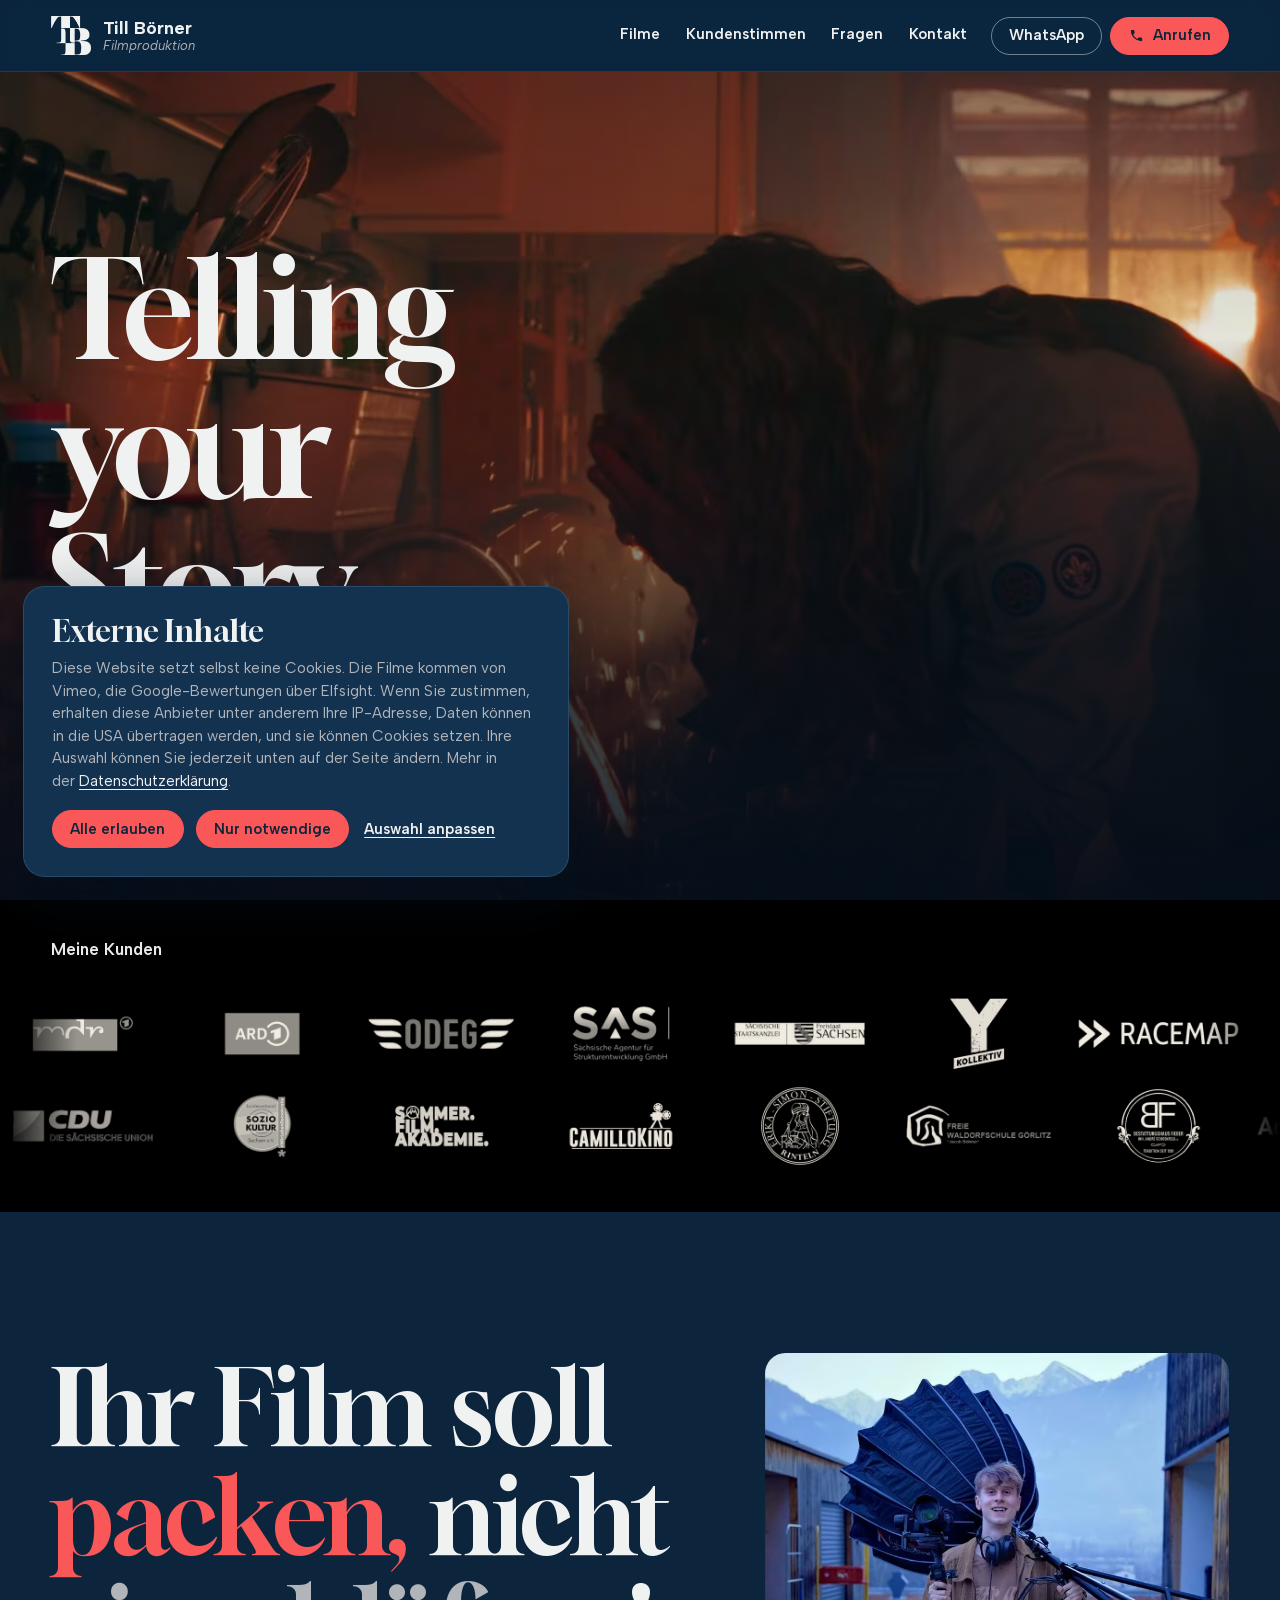
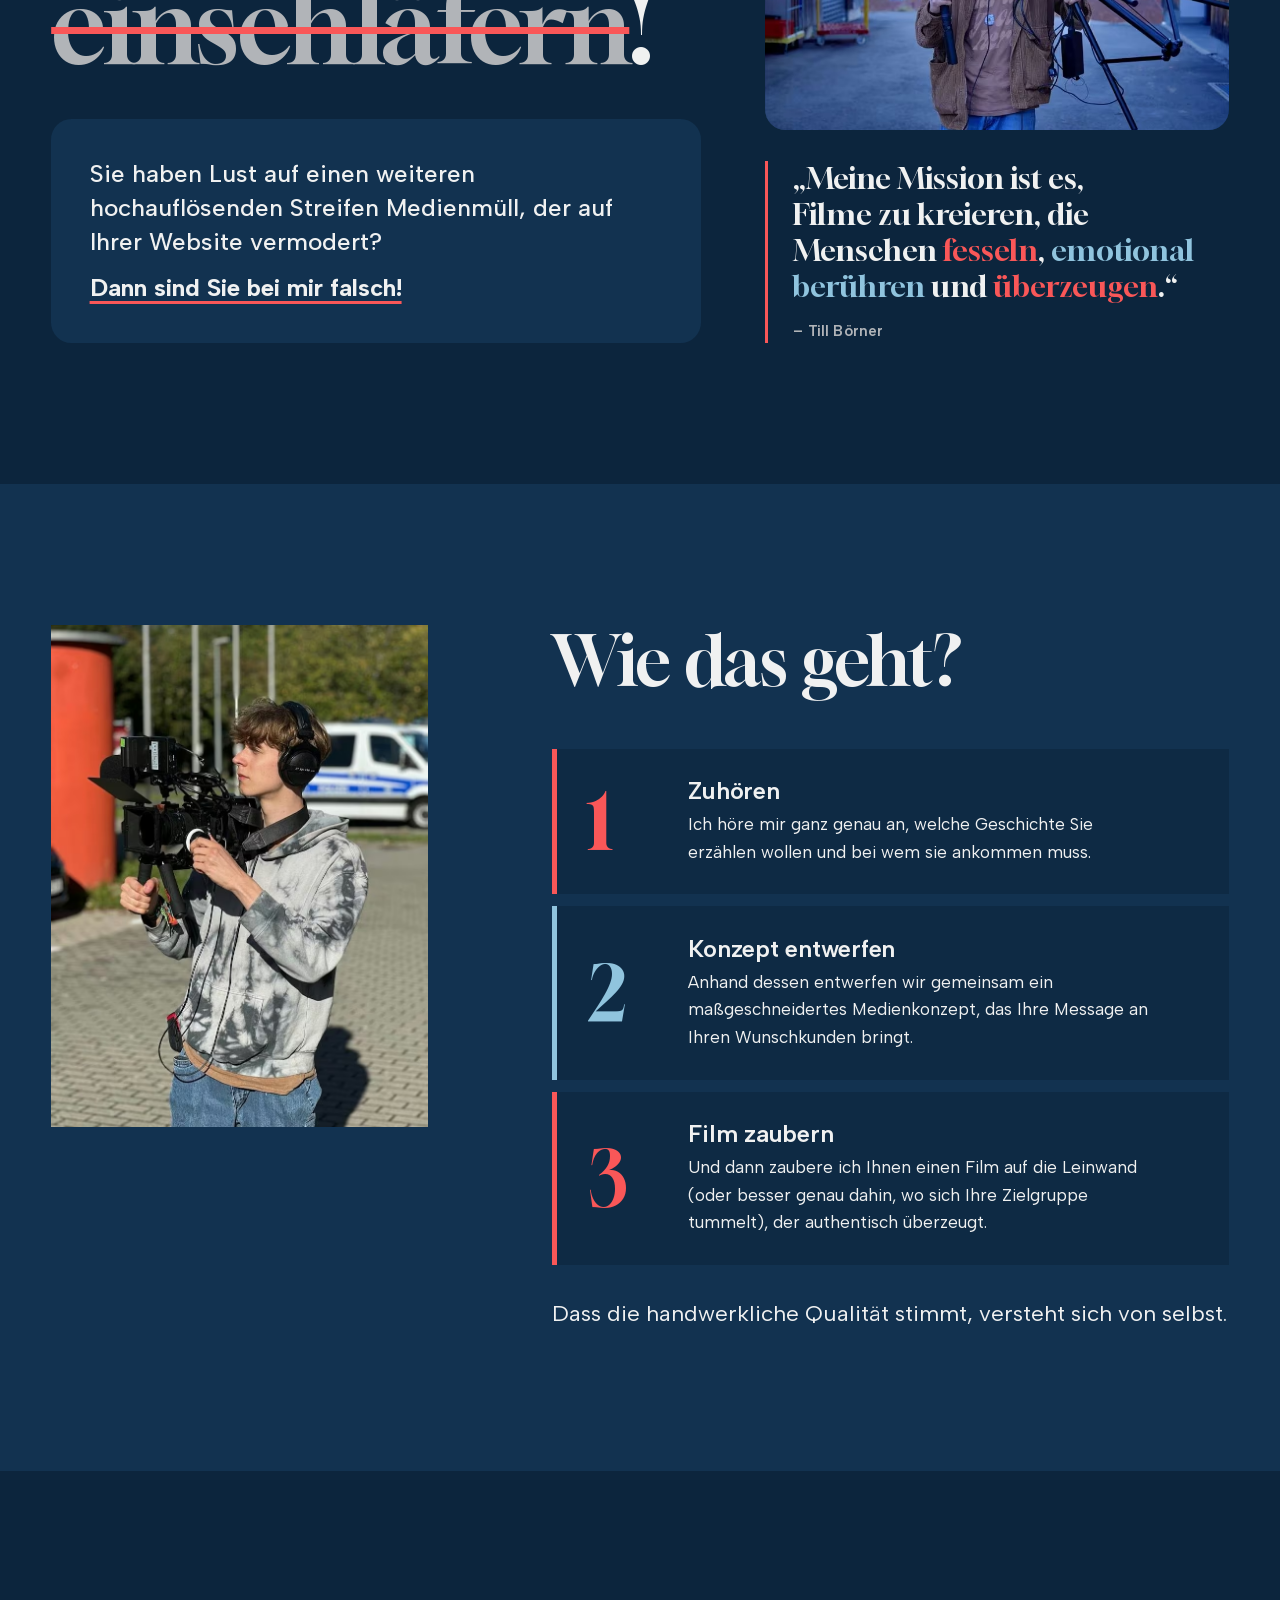
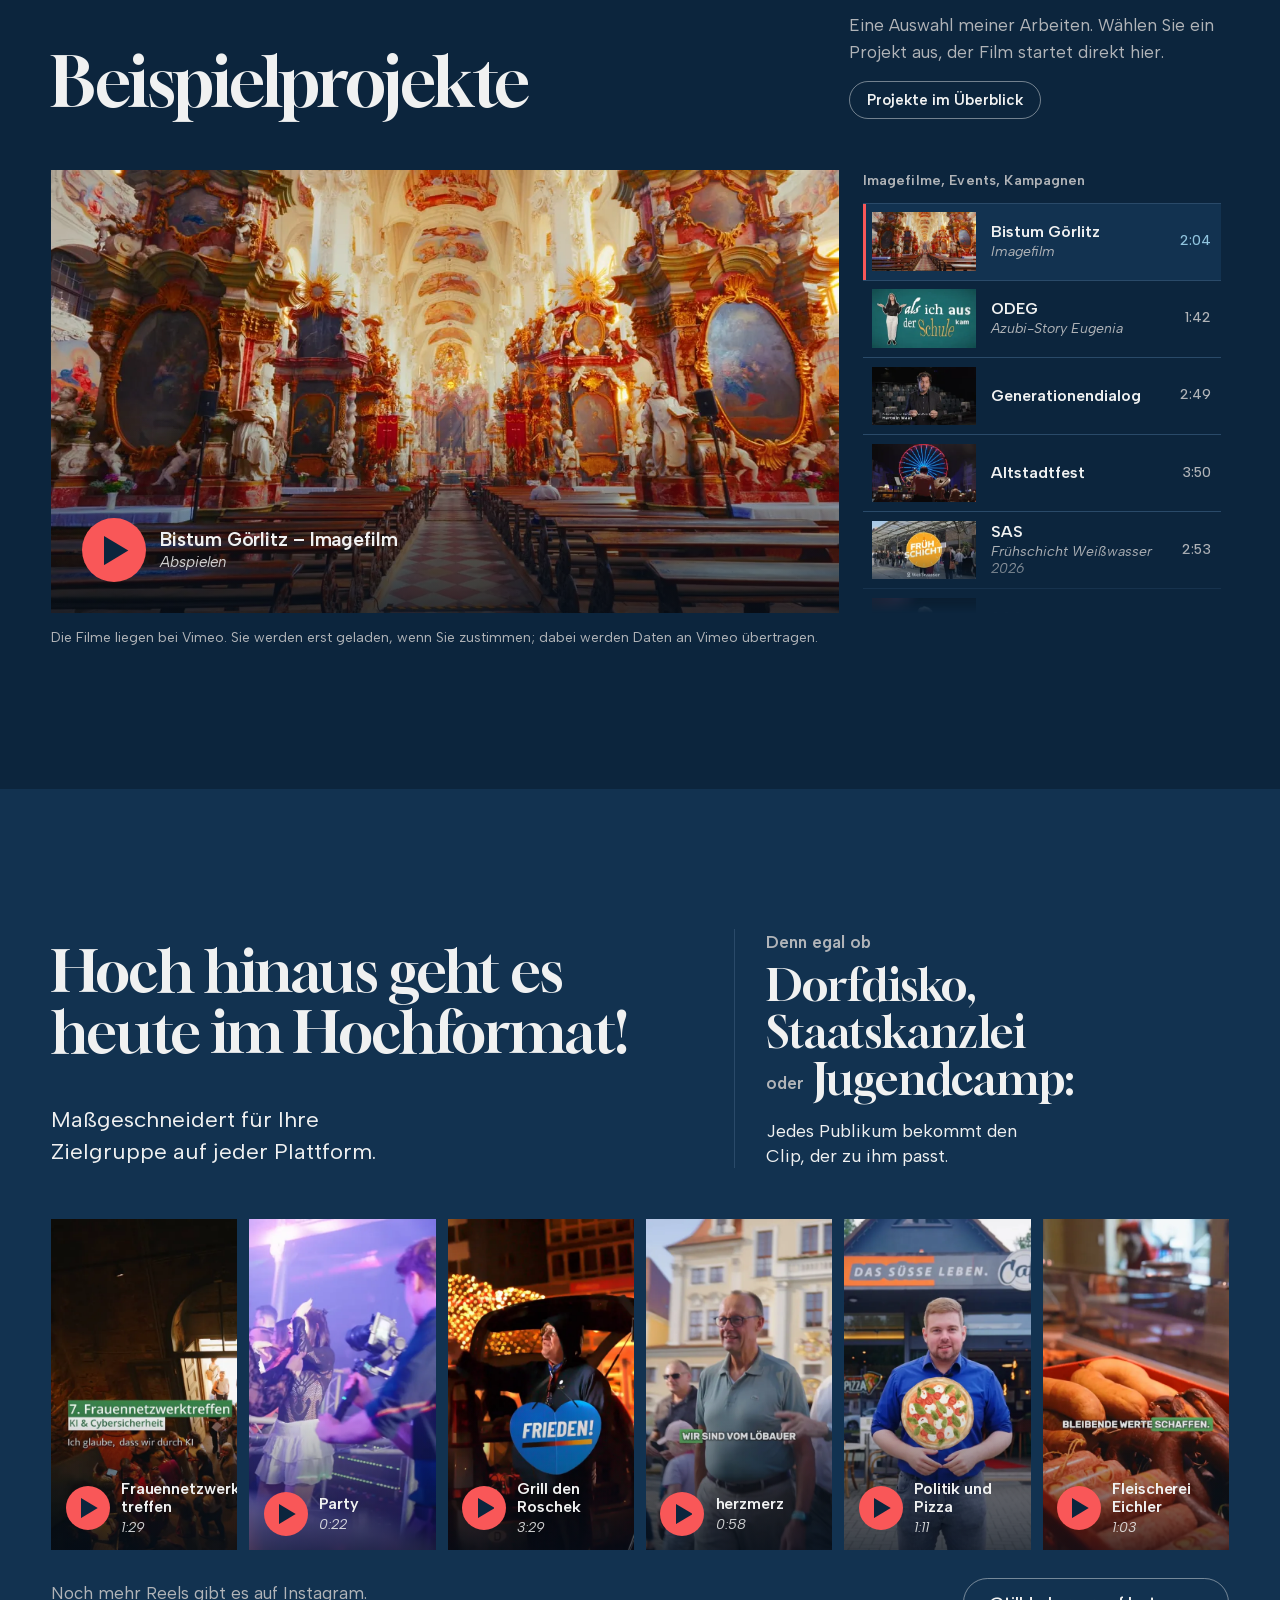
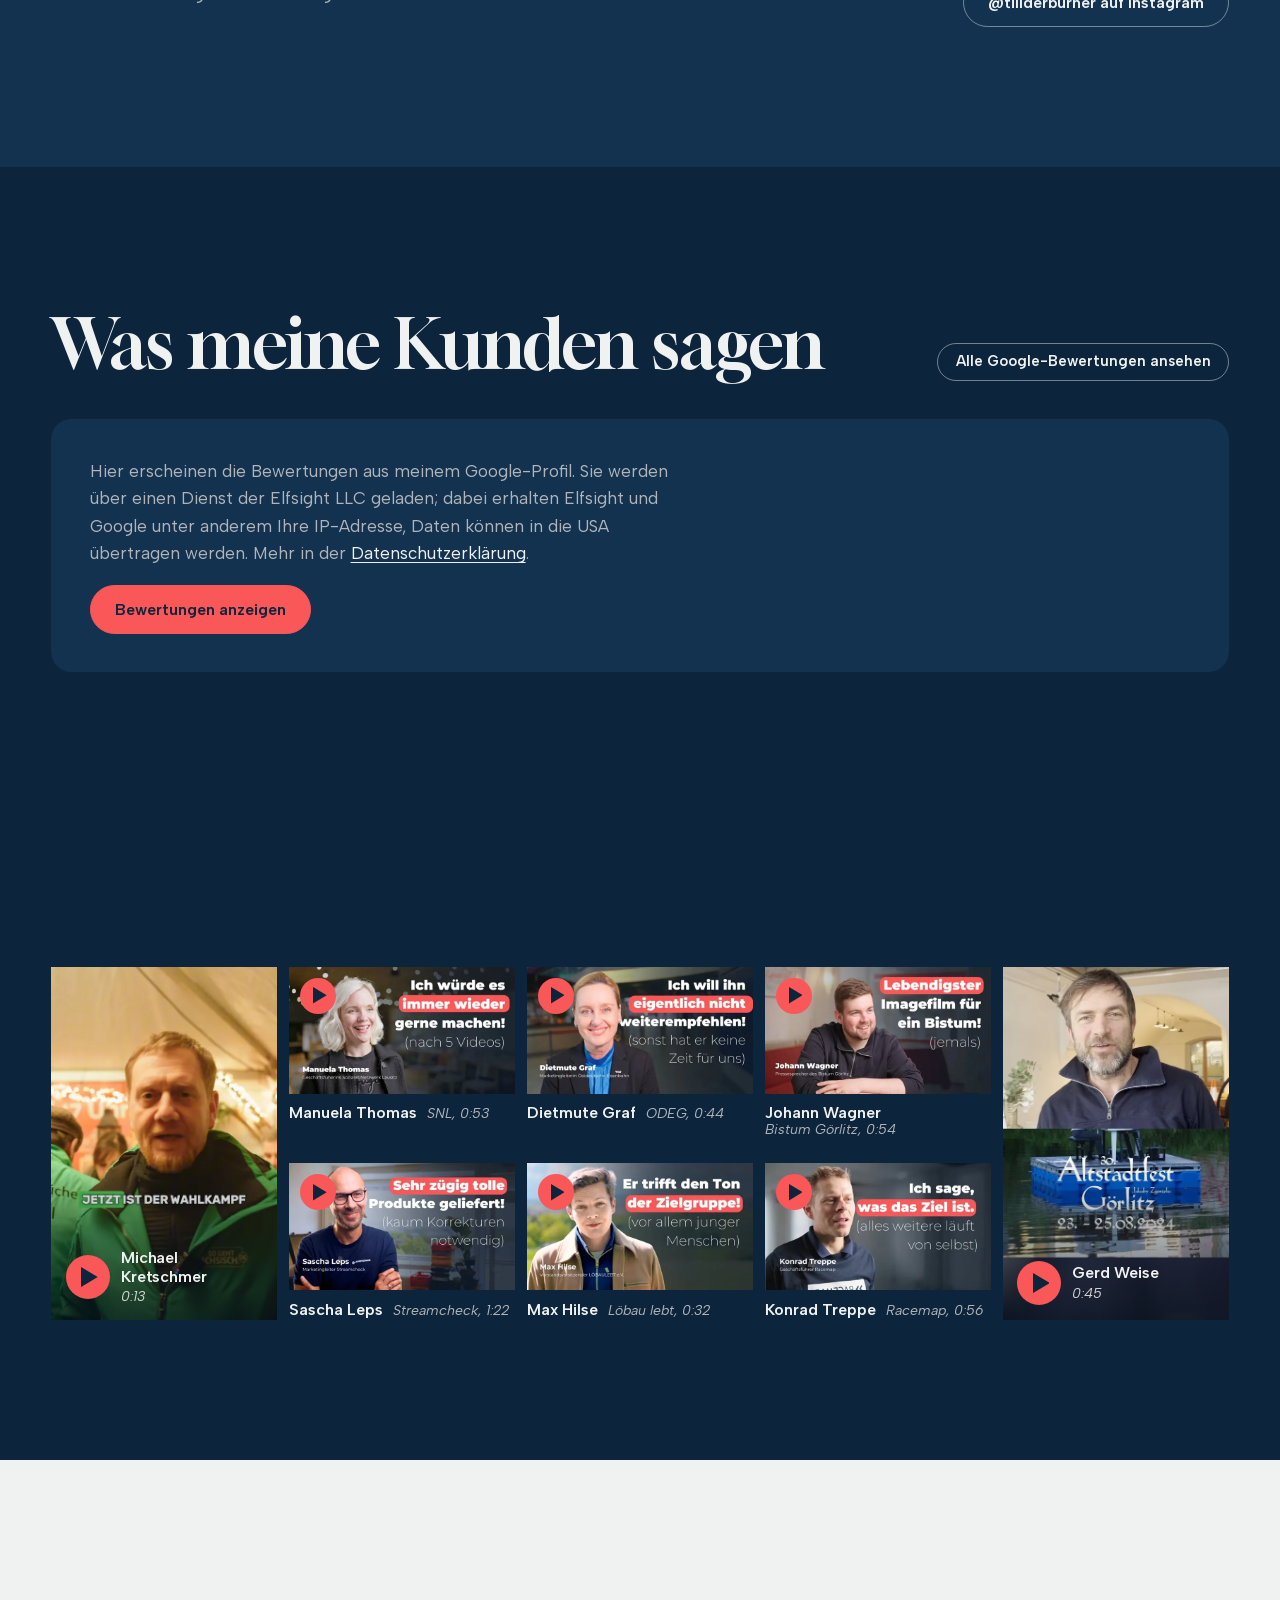
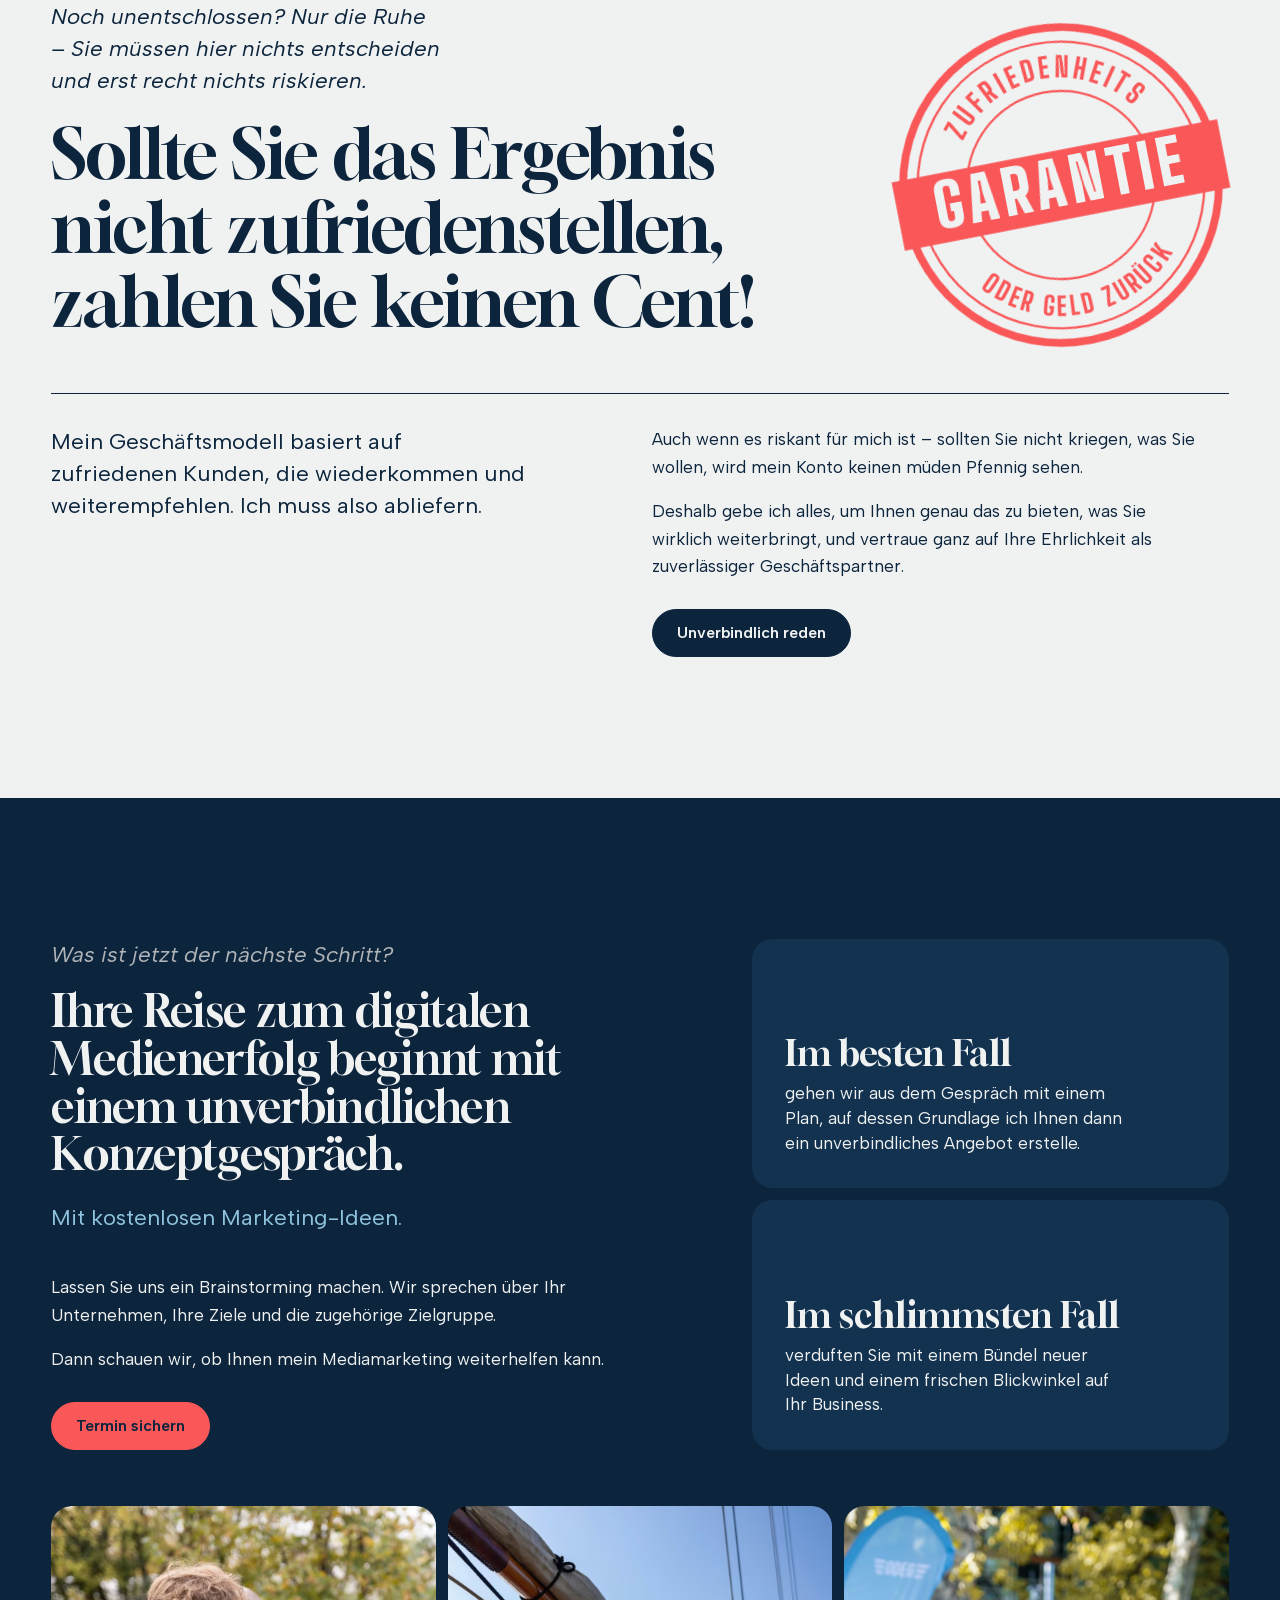
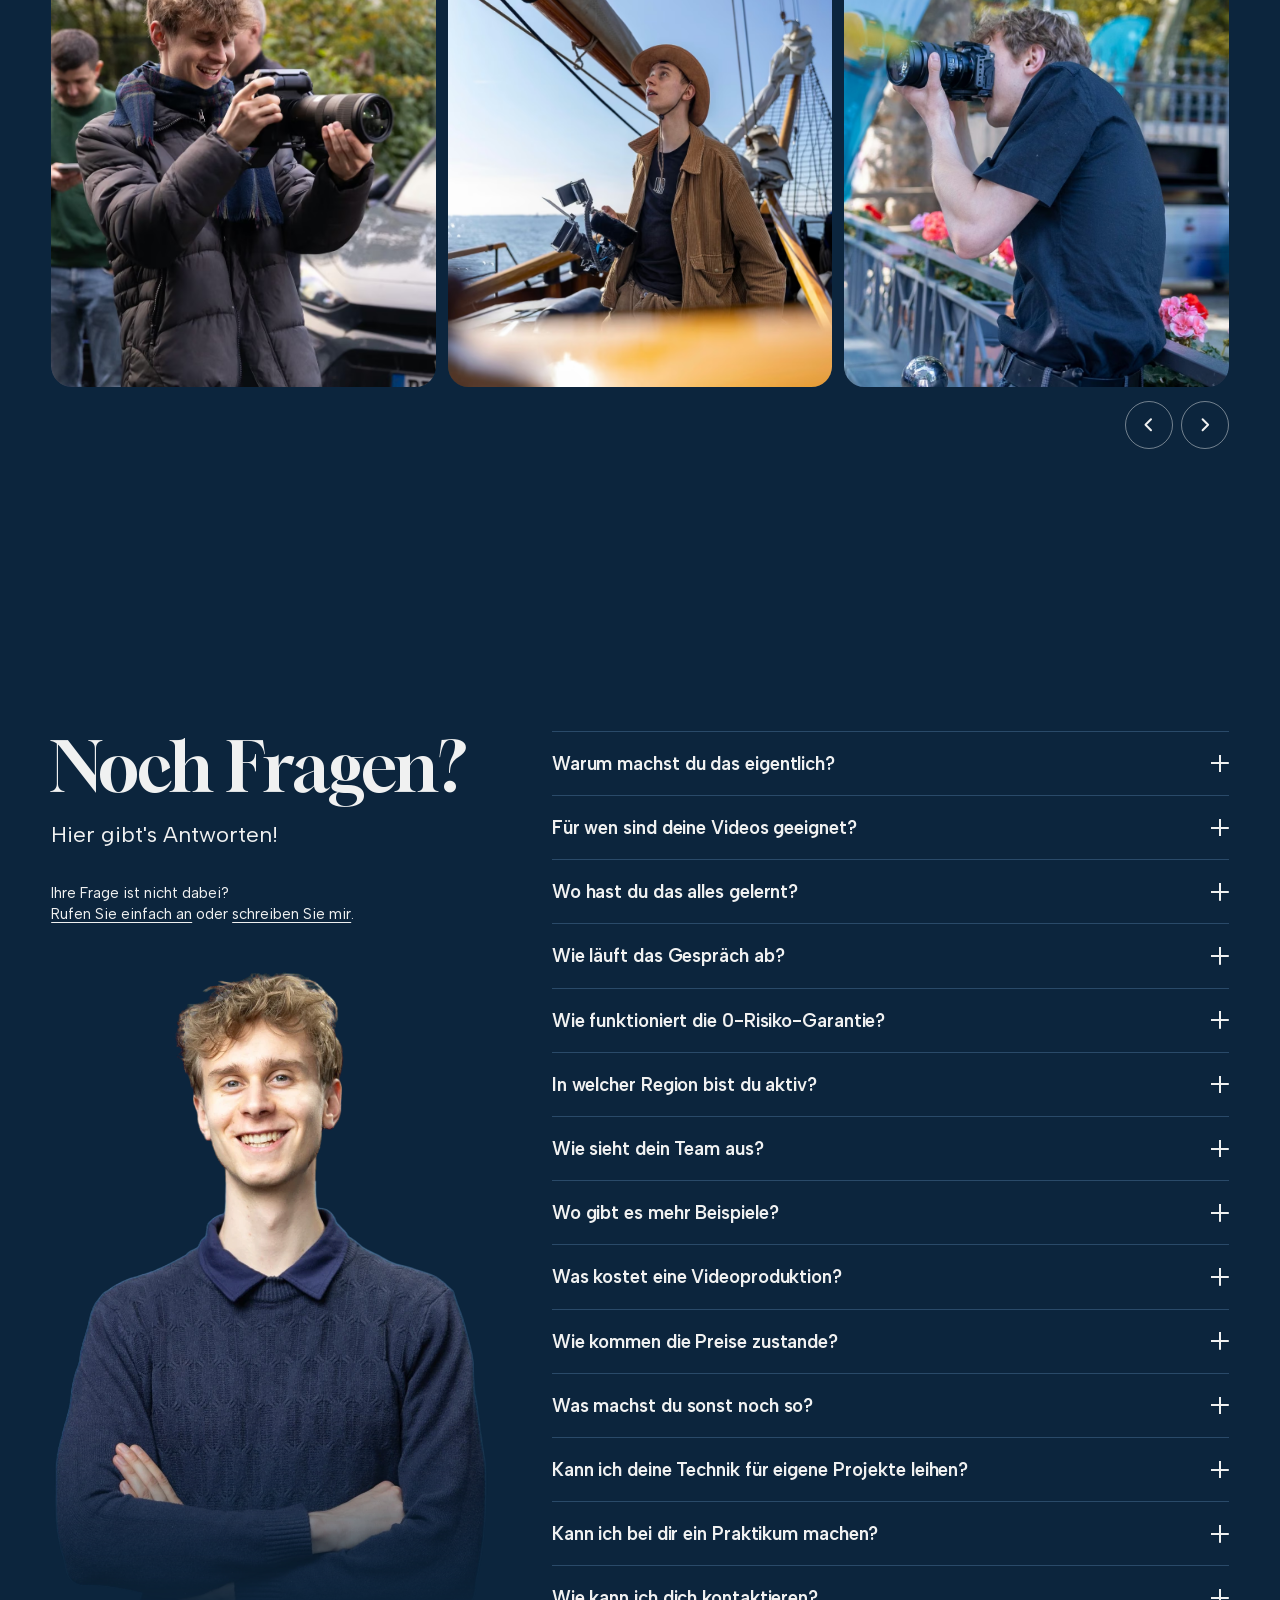
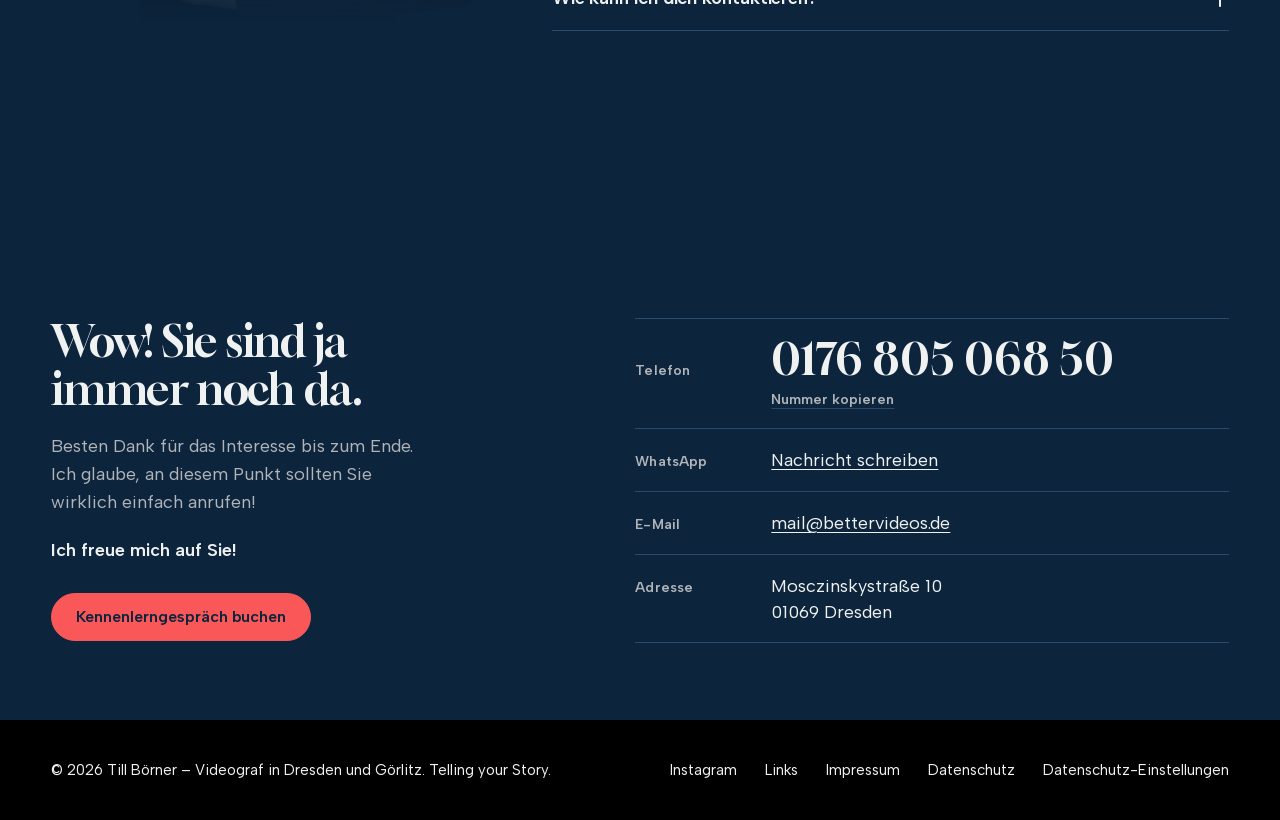
<file: index.html>
<!doctype html>
<html lang="de">
<head>
  <meta charset="utf-8">
  <meta name="viewport" content="width=device-width, initial-scale=1">
  <title>Videograf in Dresden und Görlitz | Imagefilme von Till Börner</title>
  <meta name="description" content="Videograf in Dresden mit Wurzeln in Görlitz: Imagefilme, Testimonials und Social-Media-Videos für Unternehmen in Sachsen – mit Zufriedenheitsgarantie.">
  <meta name="robots" content="index, follow, max-image-preview:large">
  <link rel="canonical" href="https://tillboerner.com/">
  <meta name="theme-color" content="#0c253d">
  <meta property="og:type" content="website">
  <meta property="og:url" content="https://tillboerner.com/">
  <meta property="og:site_name" content="Till Börner – Filmproduktion">
  <meta property="og:locale" content="de_DE">
  <meta property="og:title" content="Till Börner – Videograf in Dresden und Görlitz">
  <meta property="og:description" content="Telling your Story. Filme, die packen, nicht einschläfern.">
  <meta property="og:image" content="https://tillboerner.com/assets/img/og.jpg">
  <meta property="og:image:width" content="1200">
  <meta property="og:image:height" content="630">
  <meta property="og:image:alt" content="Till Börner – Filmproduktion. Telling your Story.">
  <meta name="twitter:card" content="summary_large_image">
  <link rel="icon" type="image/png" href="assets/img/favicon.png">
  <link rel="apple-touch-icon" href="assets/img/apple-touch-icon.png">
  <link rel="preload" as="font" type="font/woff2" crossorigin href="assets/fonts/gloock-normal-latin.woff2">
  <link rel="stylesheet" href="assets/styles.css?v=16">
  <script type="application/ld+json">{"@context":"https://schema.org","@graph":[{"@type":"ProfessionalService","@id":"https://tillboerner.com/#betrieb","name":"Till Börner – Videograf in Dresden und Görlitz","description":"Videograf in Dresden mit Wurzeln in Görlitz: Imagefilme, Testimonials und Social-Media-Videos für Unternehmen in Sachsen – mit Zufriedenheitsgarantie.","url":"https://tillboerner.com/","image":"https://tillboerner.com/assets/img/og.jpg","logo":"https://tillboerner.com/assets/img/apple-touch-icon.png","telephone":"+4917680506850","email":"mail@bettervideos.de","address":{"@type":"PostalAddress","streetAddress":"Mosczinskystraße 10","postalCode":"01069","addressLocality":"Dresden","addressRegion":"Sachsen","addressCountry":"DE"},"areaServed":[{"@type":"City","name":"Dresden"},{"@type":"City","name":"Görlitz"},{"@type":"State","name":"Sachsen"}],"founder":{"@id":"https://tillboerner.com/#till"},"knowsAbout":["Videograf","Videoproduktion","Imagefilm","Testimonial-Video","Social-Media-Video","Eventfilm"],"hasMap":"https://www.google.com/maps?cid=9251350982065660197","sameAs":["https://www.instagram.com/tillderburner/"]},{"@type":"Person","@id":"https://tillboerner.com/#till","name":"Till Börner","jobTitle":"Videograf und Filmemacher","url":"https://tillboerner.com/","image":"https://tillboerner.com/assets/img/till-boerner-berge-1365.jpg","worksFor":{"@id":"https://tillboerner.com/#betrieb"},"sameAs":["https://www.instagram.com/tillderburner/"],"homeLocation":{"@type":"City","name":"Dresden"}},{"@type":"WebSite","@id":"https://tillboerner.com/#website","url":"https://tillboerner.com/","name":"Till Börner – Videograf in Dresden und Görlitz","inLanguage":"de","publisher":{"@id":"https://tillboerner.com/#betrieb"}},{"@type":"FAQPage","@id":"https://tillboerner.com/#fragen","mainEntity":[{"@type":"Question","name":"Warum machst du das eigentlich?","acceptedAnswer":{"@type":"Answer","text":"Bereits in meiner Kindheit war mein Kopf voll von Geschichten, die ich mit der Welt teilen wollte. Eigene Theaterstücke und Comics waren damals mein kreatives Ventil. Als ich auf dem alten Röhrenbildschirm meiner Grundschule ein Zeichentrickprogramm entdeckte, begann für mich eine Reise durch eine neue Welt. Die Welt des Filmemachens. Schnell wurde aus dem Schulprogramm Adobe After Effects, DaVinci Resolve und Blender. Und aus den Stickman-Animationen wurden richtige Kurzfilme. Während der Oberstufe begann ich dann, meine Leidenschaft auch beruflich auszuüben, und mir fiel schnell auf: Ich will Filmemacher sein! Gesagt, getan, forstete ich mich durch Tutorials, experimentierte mit neuer Technik, lernte in Workshops, Praktika und von Mentoren. Am Ende absolvierte ich die Sächsische Filmakademie und machte mich schließlich selbstständig. Seitdem ist es meine Mission, Menschen mit meinen Videos so gut weiterzuhelfen, wie ich kann. Und dabei Erlebnisse und Emotionen zu teilen, Menschen von einer Idee oder einem Angebot zu überzeugen oder Wissen verständlich zu machen. Mein täglicher Antrieb ist es also, Menschen mit dem, was ich von klein auf liebe, zu helfen. Und davon leben möchte ich auch ganz gerne."}},{"@type":"Question","name":"Für wen sind deine Videos geeignet?","acceptedAnswer":{"@type":"Answer","text":"Die Videos eignen sich für jeden, der im Internet eine Message, ein Gefühl, Informationen oder am besten alles zusammen verbreiten möchte. Besonders profitieren davon kleine bis mittelgroße Unternehmer im B2C-Bereich, die zielgruppengerecht kommunizieren wollen und deshalb Inhalte für Website und Social Media brauchen. Außerdem sind gute Videoinhalte ein absolutes Muss für jeden, der eine Personal Brand aufbauen will."}},{"@type":"Question","name":"Wo hast du das alles gelernt?","acceptedAnswer":{"@type":"Answer","text":"Ich entwickle seit meiner Kindheit meine Filmfähigkeiten konstant autodidaktisch weiter und suche mir Mentoren, von denen ich lernen kann. Außerdem war ich an der Sächsischen Filmakademie und habe meine Skills in Praktika und Workshops verfeinert."}},{"@type":"Question","name":"Wie läuft das Gespräch ab?","acceptedAnswer":{"@type":"Answer","text":"Sie schreiben mir oder rufen mich an. Dann klären wir grob ab, ob ich Ihnen bei Ihrem Vorhaben helfen kann oder nicht. Falls ja, verabreden wir einen Termin für ein Konzeptgespräch. Hier versuche ich, Ihr Angebot, Ihr Problem und Ihr Ziel zu erfassen. Und dann schauen wir gemeinsam, wie wir Ihre Zielgruppe im Rahmen der gegebenen Möglichkeiten so effektiv wie möglich ansprechen und bewegen können – und Sie mit möglichst wenig Aufwand möglichst weit bringen. Wir brainstormen konkrete Ideen oder überdenken bestehende. Danach erstelle ich anhand dessen ein Angebot und es geht in die Details."}},{"@type":"Question","name":"Wie funktioniert die 0-Risiko-Garantie?","acceptedAnswer":{"@type":"Answer","text":"Nach unserem Gespräch bekommen Sie ein Angebot. Das Projekt wird in etwa dem Angebot entsprechend umgesetzt. Wenn Sie aus irgendeinem Grund nicht mit dem Ergebnis zufrieden sein sollten, müssen Sie nichts bezahlen. Bei großen Projekten, die sehr hohe Materialkosten und teures externes Personal erfordern, behalte ich mir eventuell vor, die Garantie nicht zu geben. Mit meiner Zeit und meinem Equipment ins Risiko zu gehen, kann ich verantworten. Aber ab einer bestimmten Grenze kann ich das nicht mehr gewährleisten. Für die meisten Projekte trifft die Garantie aber zu, und falls nicht, teile ich das vorher immer mit."}},{"@type":"Question","name":"In welcher Region bist du aktiv?","acceptedAnswer":{"@type":"Answer","text":"Ich komme aus Görlitz und habe dort als Videograf angefangen. Heute sitze ich in Dresden. Ich drehe in ganz Sachsen, in Dresden genauso wie in Görlitz, und bin für passende Projekte flexibel darüber hinaus unterwegs."}},{"@type":"Question","name":"Wie sieht dein Team aus?","acceptedAnswer":{"@type":"Answer","text":"Ich arbeite je nach Projekt mit einem Team aus Freiberuflern zusammen. So kann man die Teamstärke effizient auf die Anforderungen und das jeweilige Budget zuschneiden."}},{"@type":"Question","name":"Wo gibt es mehr Beispiele?","acceptedAnswer":{"@type":"Answer","text":"Manche Projekte sind im Internet nicht veröffentlicht oder ich kann sie nicht auf meiner Seite einbinden. Falls eine spezielle Art von Video gewünscht wird, kann ich gerne noch etwas zuschicken."}},{"@type":"Question","name":"Was kostet eine Videoproduktion?","acceptedAnswer":{"@type":"Answer","text":"Der Preis hängt ganz von den Anforderungen und dem entsprechenden Arbeits- und Materialeinsatz ab. Sprechen Sie mich einfach an – wenn ich weiß, worum es geht, kann ich relativ schnell abschätzen, wie viel das Video kostet. Dann kriegen Sie ein Angebot und können entscheiden. Wenn ein fixes Budget vorliegt, kann ich Ihnen auch darauf basierend ein Konzept entwickeln. Dass ein 500-€-Video dann anders aussieht als ein 5000-€-Video, sollte klar sein."}},{"@type":"Question","name":"Wie kommen die Preise zustande?","acceptedAnswer":{"@type":"Answer","text":"Die Konzeption wird stundenweise je nach Aufwand berechnet. Der Dreh wird in Tagessätzen und Halbtagessätzen berechnet. Dazu kommen Leih- bzw. Bereitstellungsgebühren für Technik sowie Fahrt-, Speicher- und Materialkosten. Die Postproduktion (Schnitt, VFX, Colorgrading, Sounddesign) wird stundenweise abgerechnet. Dazu können Kosten für spezielle Musiklizenzen oder Ähnliches kommen. Das heißt übrigens: Wenn man mehrere Sachen an einem Tag drehen kann, entsteht ein natürlicher Rabatt. Was nicht auf der Rechnung steht, aber trotzdem in den Preis (leider teils nicht in die Köpfe von Nicht-Filmemachern) hineingeht: Software- und Lizenz-Abos ständige Weiterbildung Techniktest und Instandhaltung vor und nach jedem Dreh Technik, die viel zu schnell kaputtgeht und veraltet Kommunikation (Mails schreiben, Calls machen etc.) Daten kopieren, sichern, verschicken etc. Akquise Buchhaltung und Steuern"}},{"@type":"Question","name":"Was machst du sonst noch so?","acceptedAnswer":{"@type":"Answer","text":"Abgesehen von meinen freiberuflichen Projekten arbeite ich hin und wieder an großen Filmsets im Licht-Department und versuche, so viel wie möglich für meine eigenen Produktionen mitzunehmen. Außerdem veranstalte ich regelmäßig Filmcamps für Jugendliche, um meine Leidenschaft zu teilen und jungen Menschen eine neue Perspektive zu eröffnen."}},{"@type":"Question","name":"Kann ich deine Technik für eigene Projekte leihen?","acceptedAnswer":{"@type":"Answer","text":"Ja, gerne doch."}},{"@type":"Question","name":"Kann ich bei dir ein Praktikum machen?","acceptedAnswer":{"@type":"Answer","text":"Sehr gerne! Ich hab einen Arbeitsplatz, tolle Technik und spannende Projekte für dich parat. Einfach Kontakt aufnehmen, dann schauen wir, ob es passt ;)"}},{"@type":"Question","name":"Wie kann ich dich kontaktieren?","acceptedAnswer":{"@type":"Answer","text":"Ruf mich einfach an oder schreib mir eine Nachricht ;)"}}]}]}</script>
</head>
<body>
<a class="skip" href="#inhalt">Zum Inhalt springen</a>

<header class="kopf">
  <div class="wrap kopf__innen">
    <a class="marke" href="#top" aria-label="Till Börner – Filmproduktion, zum Seitenanfang">
      <span class="marke__logo" aria-hidden="true"></span>
      <span class="marke__name">Till Börner <span class="marke__zusatz">Filmproduktion</span></span>
    </a>
    <button class="menue" type="button" aria-expanded="false" aria-controls="nav">Menü</button>
    <nav class="nav" id="nav" aria-label="Hauptnavigation">
      <a href="#filme">Filme</a>
      <a href="#stimmen">Kundenstimmen</a>
      <a href="#fragen">Fragen</a>
      <a href="#kontakt">Kontakt</a>
    </nav>
    <div class="kopf__aktion">
      <a class="btn btn--linie btn--kompakt" href="https://wa.me/4917680506850">WhatsApp</a>
      <a class="btn btn--kompakt kopf__ruf" href="tel:+4917680506850" aria-label="Anrufen">
        <svg viewBox="0 0 24 24" fill="currentColor" aria-hidden="true"><path d="M6.6 10.8a15.1 15.1 0 0 0 6.6 6.6l2.2-2.2a1 1 0 0 1 1-.25c1.1.37 2.3.57 3.6.57a1 1 0 0 1 1 1V20a1 1 0 0 1-1 1A17 17 0 0 1 3 4a1 1 0 0 1 1-1h3.5a1 1 0 0 1 1 1c0 1.25.2 2.45.57 3.57a1 1 0 0 1-.25 1L6.6 10.8Z"/></svg>
        <span>Anrufen</span>
      </a>
    </div>
  </div>
</header>

<main id="inhalt">

  <!-- ═════ Hero ═════ -->
  <section class="hero" id="top">
    <!-- Das Showreel (assets/video) läuft stumm im Hintergrund. Darunter steht ein Standbild, bis das Video läuft
         (und bleibt stehen, wenn jemand reduzierte Bewegung oder Datensparen eingestellt hat). -->
    <div class="hero__film" data-showreel>
      <picture>
        <source type="image/avif" srcset="assets/img/showreel-standbild.avif">
        <img src="assets/img/showreel-standbild.jpg" alt="" width="1920" height="1080" fetchpriority="high">
      </picture>
    </div>
    <div class="wrap hero__inhalt">
      <h1 class="hero__titel" aria-label="Telling your Story.">
        <span aria-hidden="true"><i>Telling</i></span>
        <span aria-hidden="true"><i>your</i></span>
        <span aria-hidden="true"><i>Story.</i></span>
      </h1>
      <div class="hero__text">
        <p class="gross">Videograf und Filmproduktion aus Dresden, mit Wurzeln in Görlitz. Für Filme, die Menschen fesseln, emotional berühren und überzeugen.</p>
        <div class="btnreihe">
          <a class="btn" href="#kontakt" data-buchen-auf>Anfrage senden</a>
        </div>
      </div>
    </div>
  </section>

  <!-- ═════ Kunden ═════ -->
  <section class="kunden" id="kunden" aria-labelledby="kunden-titel">
    <div class="wrap kunden__kopf">
      <h2 id="kunden-titel">Meine Kunden</h2>
    </div>
    <div class="kunden__lauf">
      <div class="band" data-band>
        <ul>
          <li><img src="assets/logos/mdr.webp" alt="MDR" width="360" height="200" loading="lazy" decoding="async"></li>
          <li><img src="assets/logos/ard.webp" alt="ARD" width="360" height="200" loading="lazy" decoding="async"></li>
          <li><img src="assets/logos/odeg.webp" alt="ODEG" width="360" height="200" loading="lazy" decoding="async"></li>
          <li><img src="assets/logos/sas.webp" alt="Sächsische Agentur für Strukturentwicklung" width="360" height="200" loading="lazy" decoding="async"></li>
          <li><img src="assets/logos/freistaat-sachsen.webp" alt="Freistaat Sachsen" width="360" height="200" loading="lazy" decoding="async"></li>
          <li><img src="assets/logos/y-kollektiv.webp" alt="Y-Kollektiv" width="360" height="200" loading="lazy" decoding="async"></li>
          <li><img src="assets/logos/racemap.webp" alt="Racemap" width="360" height="200" loading="lazy" decoding="async"></li>
          <li><img src="assets/logos/loebau-lebt.webp" alt="Löbau lebt" width="360" height="200" loading="lazy" decoding="async"></li>
          <li><img src="assets/logos/bistum-goerlitz.webp" alt="Bistum Görlitz" width="360" height="200" loading="lazy" decoding="async"></li>
          <li><img src="assets/logos/streamcheck.webp" alt="Streamcheck" width="360" height="200" loading="lazy" decoding="async"></li>
          <li><img src="assets/logos/saechsische-filmakademie.webp" alt="Sächsische Filmakademie" width="360" height="200" loading="lazy" decoding="async"></li>
          <li><img src="assets/logos/neisse-filmfestival.webp" alt="Neiße Filmfestival" width="360" height="200" loading="lazy" decoding="async"></li>
          <li><img src="assets/logos/awo.webp" alt="AWO" width="360" height="200" loading="lazy" decoding="async"></li>
          <li><img src="assets/logos/asb.webp" alt="ASB" width="360" height="200" loading="lazy" decoding="async"></li>
          <li><img src="assets/logos/rotes-kreuz.webp" alt="Rotes Kreuz" width="360" height="200" loading="lazy" decoding="async"></li>
          <li><img src="assets/logos/thermotec.webp" alt="Thermotec AG" width="360" height="200" loading="lazy" decoding="async"></li>
          <li><img src="assets/logos/pro-material-lausitz.webp" alt="Pro Material Lausitz" width="360" height="200" loading="lazy" decoding="async"></li>
          <li><img src="assets/logos/so-geht-saechsisch.webp" alt="So geht sächsisch." width="360" height="200" loading="lazy" decoding="async"></li>
          <li><img src="assets/logos/sparkasse.webp" alt="Sparkasse" width="360" height="200" loading="lazy" decoding="async"></li>
          <li><img src="assets/logos/volksbank.webp" alt="Volksbank" width="360" height="200" loading="lazy" decoding="async"></li>
        </ul>
      </div>
      <div class="band" data-band="gegen">
        <ul>
          <li><img src="assets/logos/cdu-sachsen.webp" alt="CDU Sachsen" width="360" height="200" loading="lazy" decoding="async"></li>
          <li><img src="assets/logos/soziokultur-sachsen.webp" alt="Soziokultur Sachsen" width="360" height="200" loading="lazy" decoding="async"></li>
          <li><img src="assets/logos/sommer-film-akademie.webp" alt="Sommer.Film.Akademie" width="360" height="200" loading="lazy" decoding="async"></li>
          <li><img src="assets/logos/camillo-kino.webp" alt="Camillo Kino" width="360" height="200" loading="lazy" decoding="async"></li>
          <li><img src="assets/logos/erika-simon-stiftung.webp" alt="Erika-Simon-Stiftung Rinteln" width="360" height="200" loading="lazy" decoding="async"></li>
          <li><img src="assets/logos/waldorfschule-goerlitz.webp" alt="Freie Waldorfschule Görlitz" width="360" height="200" loading="lazy" decoding="async"></li>
          <li><img src="assets/logos/bestattungshaus-fieber.webp" alt="Bestattungshaus Fieber" width="360" height="200" loading="lazy" decoding="async"></li>
          <li><img src="assets/logos/aquaristikstudio.webp" alt="Aquaristikstudio" width="360" height="200" loading="lazy" decoding="async"></li>
          <li><img src="assets/logos/bu.webp" alt="BU" width="360" height="200" loading="lazy" decoding="async"></li>
          <li><img src="assets/logos/a-team.webp" alt="A-Team" width="360" height="200" loading="lazy" decoding="async"></li>
          <li><img src="assets/logos/quickstart-sachsen.webp" alt="Quickstart Sachsen+" width="360" height="200" loading="lazy" decoding="async"></li>
          <li><img src="assets/logos/uniklinikum-regensburg.webp" alt="Universitätsklinikum Regensburg" width="360" height="200" loading="lazy" decoding="async"></li>
          <li><img src="assets/logos/bank-1-saar.webp" alt="Bank 1 Saar" width="360" height="200" loading="lazy" decoding="async"></li>
          <li><img src="assets/logos/jupident.webp" alt="Jupident" width="360" height="200" loading="lazy" decoding="async"></li>
          <li><img src="assets/logos/kultur-service-goerlitz.webp" alt="Kultur.Service Görlitz" width="360" height="200" loading="lazy" decoding="async"></li>
          <li><img src="assets/logos/zfp-reichenau.webp" alt="ZfP Reichenau" width="360" height="200" loading="lazy" decoding="async"></li>
          <li><img src="assets/logos/herbert.webp" alt="Herbert Club &amp; Disco" width="360" height="200" loading="lazy" decoding="async"></li>
          <li><img src="assets/logos/fkon-consulting.webp" alt="fkon Consulting" width="360" height="200" loading="lazy" decoding="async"></li>
          <li><img src="assets/logos/kunde-1855.webp" alt="Kundenlogo mit Eichhörnchen und der Jahreszahl 1855" width="360" height="200" loading="lazy" decoding="async"></li>
        </ul>
      </div>
    </div>
  </section>

  <!-- ═════ Manifest ═════ -->
  <section class="wrap sec manifest" id="manifest">
    <div class="manifest__raster">
      <div class="manifest__text">
        <h2 class="titel manifest__titel">Ihr Film soll <em>packen,</em> nicht <s>einschläfern</s>!</h2>
        <p class="manifest__los">Sie haben Lust auf einen weiteren hochauflösenden Streifen Medienmüll, der auf Ihrer Website vermodert? <strong><span>Dann sind Sie bei mir falsch!</span></strong></p>
      </div>
      <div class="manifest__till">
        <div class="manifest__foto">
        <picture>
          <source type="image/avif" srcset="assets/img/till-boerner-berge-800.avif 800w, assets/img/till-boerner-berge-1365.avif 1365w" sizes="(min-width: 52rem) 40vw, 100vw">
          <img class="manifest__bild" src="assets/img/till-boerner-berge-1365.jpg" srcset="assets/img/till-boerner-berge-800.jpg 800w, assets/img/till-boerner-berge-1365.jpg 1365w" sizes="(min-width: 52rem) 40vw, 100vw" alt="Till Börner, Videograf aus Dresden, mit Softbox auf der Schulter und Kamera in der Hand" width="1365" height="2048" loading="lazy" decoding="async">
        </picture>
        </div>
        <figure class="zitat">
          <blockquote>
            <p>Meine Mission ist es, Filme zu kreieren, die Menschen <span class="wort wort--pink">fesseln</span>, <span class="wort wort--blau">emotional berühren</span> und <span class="wort wort--pink">überzeugen</span>.</p>
          </blockquote>
          <figcaption>Till Börner</figcaption>
        </figure>
      </div>
    </div>
  </section>

  <!-- ═════ Ablauf ═════ -->
  <section class="sec ablauf" id="ablauf">
    <div class="wrap ablauf__raster">
      <figure class="ablauf__bild">
        <picture>
          <source type="image/avif" srcset="assets/img/till-boerner-dreh.avif">
          <img src="assets/img/till-boerner-dreh.jpg" alt="Till Börner dreht mit Kamera-Rig und Kopfhörern" width="765" height="1020" loading="lazy" decoding="async">
        </picture>
      </figure>
      <div class="ablauf__inhalt">
        <h2 class="titel">Wie das geht?</h2>
        <ol class="schritte">
          <li>
            <div>
              <h3>Zuhören</h3>
              <p>Ich höre mir ganz genau an, welche Geschichte Sie erzählen wollen und bei wem sie ankommen muss.</p>
            </div>
          </li>
          <li>
            <div>
              <h3>Konzept entwerfen</h3>
              <p>Anhand dessen entwerfen wir gemeinsam ein maßgeschneidertes Medienkonzept, das Ihre Message an Ihren Wunschkunden bringt.</p>
            </div>
          </li>
          <li>
            <div>
              <h3>Film zaubern</h3>
              <p>Und dann zaubere ich Ihnen einen Film auf die Leinwand (oder besser genau dahin, wo sich Ihre Zielgruppe tummelt), der authentisch überzeugt.</p>
            </div>
          </li>
        </ol>
        <p class="gross ablauf__schluss">Dass die handwerkliche Qualität stimmt, versteht sich von selbst.</p>
      </div>
    </div>
  </section>

  <!-- ═════ Filme ═════ -->
  <section class="wrap sec filme" id="filme">
    <div class="filme__kopf">
      <h2 class="titel">Beispiel&shy;projekte</h2>
      <div class="filme__wahl">
        <p class="leise">Eine Auswahl meiner Arbeiten. Wählen Sie ein Projekt aus, der Film startet direkt hier.</p>
        <button class="btn btn--linie btn--kompakt" type="button" data-raster hidden>Projekte im Überblick</button>
      </div>
    </div>
    <div class="kino">
      <div class="buehne" id="buehne">
        <a class="poster" href="https://vimeo.com/1143287568" data-vimeo="1143287568" data-titel="Bistum Görlitz – Imagefilm">
          <img src="assets/filme/2091415806-1280.webp" alt="" width="1280" height="720" loading="lazy" decoding="async">
          <span class="play">
            <span class="play__knopf"><svg viewBox="0 0 10 12" fill="currentColor" aria-hidden="true"><path d="M0 0l10 6-10 6z"/></svg></span>
            <span><span data-buehne-titel>Bistum Görlitz – Imagefilm</span><small>Abspielen</small></span>
          </span>
        </a>
      </div>

      <div class="programm" id="programm">
        <div class="programm__rolle" tabindex="0" role="group" aria-label="Programm: zwölf Filme">
        <h3>Imagefilme, Events, Kampagnen</h3>
        <ul>
          <li><a class="film" href="https://vimeo.com/1143287568" aria-current="true" data-vimeo="1143287568" data-titel="Bistum Görlitz – Imagefilm" data-poster="assets/filme/2091415806-1280.webp">
            <img src="assets/filme/2091415806-295x166.webp" alt="" width="295" height="166" loading="lazy">
            <span class="film__name">Bistum Görlitz<span class="film__art">Imagefilm</span></span><span class="film__zeit">2:04</span></a></li>
          <li><a class="film" href="https://vimeo.com/1190121010" data-vimeo="1190121010" data-titel="ODEG – Azubi-Story Eugenia" data-poster="assets/filme/2154822526-1280.webp">
            <img src="assets/filme/2154822526-295x166.webp" alt="" width="295" height="166" loading="lazy">
            <span class="film__name">ODEG<span class="film__art">Azubi-Story Eugenia</span></span><span class="film__zeit">1:42</span></a></li>
          <li><a class="film" href="https://vimeo.com/1182042656" data-vimeo="1182042656" data-titel="Generationendialog" data-poster="assets/filme/2144560464-1280.webp">
            <img src="assets/filme/2144560464-295x166.webp" alt="" width="295" height="166" loading="lazy">
            <span class="film__name">Generationen&shy;dialog</span><span class="film__zeit">2:49</span></a></li>
          <li><a class="film" href="https://vimeo.com/1037210347" data-vimeo="1037210347" data-titel="Altstadtfest" data-poster="assets/filme/2157919437-1280.webp">
            <img src="assets/filme/2157919437-295x166.webp" alt="" width="295" height="166" loading="lazy">
            <span class="film__name">Altstadtfest</span><span class="film__zeit">3:50</span></a></li>
          <li><a class="film" href="https://vimeo.com/1195907313" data-vimeo="1195907313" data-titel="SAS – Frühschicht Weißwasser 2026" data-poster="assets/filme/2161885822-1280.webp">
            <img src="assets/filme/2161885822-295x166.webp" alt="" width="295" height="166" loading="lazy">
            <span class="film__name">SAS<span class="film__art">Frühschicht Weißwasser 2026</span></span><span class="film__zeit">2:53</span></a></li>
          <li><a class="film" href="https://vimeo.com/1192613729" data-vimeo="1192613729" data-titel="SAS – Strukturwandeltagung" data-poster="assets/filme/2157917158-1280.webp">
            <img src="assets/filme/2157917158-295x166.webp" alt="" width="295" height="166" loading="lazy">
            <span class="film__name">SAS<span class="film__art">Struktur&shy;wandel&shy;tagung</span></span><span class="film__zeit">2:28</span></a></li>
          <li><a class="film" href="https://vimeo.com/1120769057" data-vimeo="1120769057" data-titel="ODEG – Euronahverkehr" data-poster="assets/filme/2157920247-1280.webp">
            <img src="assets/filme/2157920247-295x166.webp" alt="" width="295" height="166" loading="lazy">
            <span class="film__name">ODEG<span class="film__art">Euronahverkehr</span></span><span class="film__zeit">2:07</span></a></li>
          <li><a class="film" href="https://vimeo.com/1179370126" data-vimeo="1179370126" data-titel="Löbau lebt – Imagefilm" data-poster="assets/filme/2141198289-1280.webp">
            <img src="assets/filme/2141198289-295x166.webp" alt="" width="295" height="166" loading="lazy">
            <span class="film__name">Löbau lebt<span class="film__art">Imagefilm</span></span><span class="film__zeit">2:04</span></a></li>
          <li><a class="film" href="https://vimeo.com/1004107802" data-vimeo="1004107802" data-titel="Pro Material Lausitz – Kick-off-Opener" data-poster="assets/filme/1920605869-1280.webp">
            <img src="assets/filme/1920605869-295x166.webp" alt="" width="295" height="166" loading="lazy">
            <span class="film__name">Pro Material Lausitz<span class="film__art">Kick-off-Opener</span></span><span class="film__zeit">0:32</span></a></li>
        </ul>
        <h3>Weitere Projekte</h3>
        <ul>
          <li><a class="film" href="https://vimeo.com/1120769000" data-vimeo="1120769000" data-titel="Thermotec – Kurzfilm" data-poster="assets/filme/2061632253-1280.webp">
            <img src="assets/filme/2061632253-295x166.webp" alt="" width="295" height="166" loading="lazy">
            <span class="film__name">Thermotec<span class="film__art">Kurzfilm</span></span><span class="film__zeit">1:03</span></a></li>
          <li><a class="film" href="https://vimeo.com/1120769759" data-vimeo="1120769759" data-titel="Slim Georgee – Schneidezahn" data-poster="assets/filme/2061633649-1280.webp">
            <img src="assets/filme/2061633649-295x166.webp" alt="" width="295" height="166" loading="lazy">
            <span class="film__name">Slim Georgee<span class="film__art">Schneidezahn</span></span><span class="film__zeit">3:00</span></a></li>
          <li><a class="film" href="https://vimeo.com/1204837393" data-vimeo="1204837393" data-titel="Wort des Jahres" data-poster="assets/filme/2173271144-1280.webp">
            <img src="assets/filme/2173271144-295x166.webp" alt="" width="295" height="166" loading="lazy">
            <span class="film__name">Wort des Jahres</span><span class="film__zeit">3:05</span></a></li>
        </ul>
        </div>
      </div>
      <p class="klein leise buehne__hinweis">Die Filme liegen bei Vimeo. Sie werden erst geladen, wenn Sie zustimmen; dabei werden Daten an Vimeo übertragen.</p>
    </div>
  </section>

  <!-- ═════ Hochformat ═════ -->
  <section class="sec hoch" id="hochformat">
    <div class="wrap">
      <div class="hoch__kopf">
        <h2 class="titel">Hoch hinaus geht es heute im Hochformat!</h2>
        <p class="gross hoch__los">Maßgeschneidert für Ihre Zielgruppe auf jeder Plattform.</p>
        <p class="hoch__orte">
          <span class="hoch__ob">Denn egal ob</span>
          <span class="hoch__ort">Dorfdisko,</span>
          <span class="hoch__ort">Staatskanzlei</span>
          <span class="hoch__ort"><small>oder</small> Jugendcamp:</span>
          <span class="hoch__fazit">Jedes Publikum bekommt den Clip, der zu ihm passt.</span>
        </p>
      </div>
      <ul class="reels">
        <li><a class="clip clip--hoch" href="https://vimeo.com/1053539774/03029ea0cc" data-vimeo="1053539774" data-h="03029ea0cc" data-titel="Frauennetzwerktreffen">
          <span class="poster"><img src="assets/filme/1978727688-640.webp" alt="" width="480" height="854" loading="lazy">
          <span class="play"><span class="play__knopf"><svg viewBox="0 0 10 12" fill="currentColor" aria-hidden="true"><path d="M0 0l10 6-10 6z"/></svg></span><span>Frauennetzwerk&shy;treffen<small>1:29</small></span></span></span></a></li>
        <li><a class="clip clip--hoch" href="https://vimeo.com/1053539207/df97e799cb" data-vimeo="1053539207" data-h="df97e799cb" data-titel="Party">
          <span class="poster"><img src="assets/filme/1978726788-640.webp" alt="" width="480" height="854" loading="lazy">
          <span class="play"><span class="play__knopf"><svg viewBox="0 0 10 12" fill="currentColor" aria-hidden="true"><path d="M0 0l10 6-10 6z"/></svg></span><span>Party<small>0:22</small></span></span></span></a></li>
        <li><a class="clip clip--hoch" href="https://vimeo.com/1053548530/8d14f0550f" data-vimeo="1053548530" data-h="8d14f0550f" data-titel="Grill den Roschek">
          <span class="poster"><img src="assets/filme/1978738319-640.webp" alt="" width="480" height="854" loading="lazy">
          <span class="play"><span class="play__knopf"><svg viewBox="0 0 10 12" fill="currentColor" aria-hidden="true"><path d="M0 0l10 6-10 6z"/></svg></span><span>Grill den Roschek<small>3:29</small></span></span></span></a></li>
        <li><a class="clip clip--hoch" href="https://vimeo.com/1053540817/ece1df7133" data-vimeo="1053540817" data-h="ece1df7133" data-titel="herzmerz">
          <span class="poster"><img src="assets/filme/1978728773-640.webp" alt="" width="480" height="854" loading="lazy">
          <span class="play"><span class="play__knopf"><svg viewBox="0 0 10 12" fill="currentColor" aria-hidden="true"><path d="M0 0l10 6-10 6z"/></svg></span><span>herzmerz<small>0:58</small></span></span></span></a></li>
        <li><a class="clip clip--hoch" href="https://vimeo.com/1053541207/7d0312840f" data-vimeo="1053541207" data-h="7d0312840f" data-titel="Politik und Pizza">
          <span class="poster"><img src="assets/filme/1978729236-640.webp" alt="" width="480" height="854" loading="lazy">
          <span class="play"><span class="play__knopf"><svg viewBox="0 0 10 12" fill="currentColor" aria-hidden="true"><path d="M0 0l10 6-10 6z"/></svg></span><span>Politik und Pizza<small>1:11</small></span></span></span></a></li>
        <li><a class="clip clip--hoch" href="https://vimeo.com/1053541023/0c55a08359" data-vimeo="1053541023" data-h="0c55a08359" data-titel="Fleischerei Eichler">
          <span class="poster"><img src="assets/filme/1978729042-640.webp" alt="" width="480" height="854" loading="lazy">
          <span class="play"><span class="play__knopf"><svg viewBox="0 0 10 12" fill="currentColor" aria-hidden="true"><path d="M0 0l10 6-10 6z"/></svg></span><span>Fleischerei Eichler<small>1:03</small></span></span></span></a></li>
      </ul>
      <div class="hoch__fuss">
        <p class="leise">Noch mehr Reels gibt es auf Instagram.</p>
        <a class="btn btn--linie" href="https://www.instagram.com/tillderburner/" rel="noopener">@tillderburner auf Instagram</a>
      </div>
    </div>
  </section>

  <!-- ═════ Kundenstimmen ═════ -->
  <section class="wrap sec stimmen" id="stimmen">
    <div class="stimmen__kopf">
      <h2 class="titel titel--breit">Was meine Kunden sagen</h2>
      <!-- Öffnet die Gesamtansicht des Widgets; ohne Skript oder Widget führt der Link zum Google-Eintrag. -->
      <a class="btn btn--linie btn--kompakt" href="https://www.google.com/maps?cid=9251350982065660197" target="_blank" rel="noopener" data-alle-bewertungen>Alle Google-Bewertungen ansehen</a>
    </div>
    <!-- Die echten Google-Bewertungen, eingebunden über dasselbe Elfsight-Widget wie auf der bisherigen Seite.
         Das Skript dazu lädt main.js, sobald der Abschnitt in die Nähe des Bildschirms kommt. -->
    <div class="bewertungen" data-bewertungen>
      <div class="elfsight-app-bea98d6a-9e39-4e52-94d1-9f7313177200" data-elfsight-app-lazy></div>
    </div>
    <ul class="mosaik">
        <li class="mosaik__hoch mosaik__hoch--links"><a class="clip clip--hoch" href="https://vimeo.com/1177133576" data-vimeo="1177133576" data-titel="Michael Kretschmer – Kundenstimme">
          <span class="poster"><img src="assets/filme/2138386339-640.webp" alt="" width="480" height="854" loading="lazy">
          <span class="play"><span class="play__knopf"><svg viewBox="0 0 10 12" fill="currentColor" aria-hidden="true"><path d="M0 0l10 6-10 6z"/></svg></span><span>Michael Kretschmer<small>0:13</small></span></span></span></a></li>
        <li><a class="clip clip--quer" href="https://vimeo.com/1205005458" data-vimeo="1205005458" data-titel="Manuela Thomas, SNL – Kundenstimme">
          <span class="poster"><img src="assets/filme/2173483947-640.webp" alt="" width="640" height="360" loading="lazy">
          <span class="play"><span class="play__knopf"><svg viewBox="0 0 10 12" fill="currentColor" aria-hidden="true"><path d="M0 0l10 6-10 6z"/></svg></span><span class="sr">Manuela Thomas abspielen</span></span></span></a>
          <p class="clip__name">Manuela Thomas<span>SNL, 0:53</span></p></li>
        <li><a class="clip clip--quer" href="https://vimeo.com/1205071986" data-vimeo="1205071986" data-titel="Dietmute Graf, ODEG – Kundenstimme">
          <span class="poster"><img src="assets/filme/2173565727-640.webp" alt="" width="640" height="360" loading="lazy">
          <span class="play"><span class="play__knopf"><svg viewBox="0 0 10 12" fill="currentColor" aria-hidden="true"><path d="M0 0l10 6-10 6z"/></svg></span><span class="sr">Dietmute Graf abspielen</span></span></span></a>
          <p class="clip__name">Dietmute Graf<span>ODEG, 0:44</span></p></li>
        <li><a class="clip clip--quer" href="https://vimeo.com/1204994151" data-vimeo="1204994151" data-titel="Johann Wagner, Bistum Görlitz – Kundenstimme">
          <span class="poster"><img src="assets/filme/2173477450-640.webp" alt="" width="640" height="360" loading="lazy">
          <span class="play"><span class="play__knopf"><svg viewBox="0 0 10 12" fill="currentColor" aria-hidden="true"><path d="M0 0l10 6-10 6z"/></svg></span><span class="sr">Johann Wagner abspielen</span></span></span></a>
          <p class="clip__name">Johann Wagner<span>Bistum Görlitz, 0:54</span></p></li>
        <li><a class="clip clip--quer" href="https://vimeo.com/1177137933" data-vimeo="1177137933" data-titel="Sascha Leps, Streamcheck – Kundenstimme">
          <span class="poster"><img src="assets/filme/2179187500-640.webp" alt="" width="640" height="360" loading="lazy">
          <span class="play"><span class="play__knopf"><svg viewBox="0 0 10 12" fill="currentColor" aria-hidden="true"><path d="M0 0l10 6-10 6z"/></svg></span><span class="sr">Sascha Leps abspielen</span></span></span></a>
          <p class="clip__name">Sascha Leps<span>Streamcheck, 1:22</span></p></li>
        <li><a class="clip clip--quer" href="https://vimeo.com/1192555756" data-vimeo="1192555756" data-titel="Max Hilse, Löbau lebt – Kundenstimme">
          <span class="poster"><img src="assets/filme/2179189268-640.webp" alt="" width="640" height="360" loading="lazy">
          <span class="play"><span class="play__knopf"><svg viewBox="0 0 10 12" fill="currentColor" aria-hidden="true"><path d="M0 0l10 6-10 6z"/></svg></span><span class="sr">Max Hilse abspielen</span></span></span></a>
          <p class="clip__name">Max Hilse<span>Löbau lebt, 0:32</span></p></li>
        <li><a class="clip clip--quer" href="https://vimeo.com/1179282892" data-vimeo="1179282892" data-titel="Konrad Treppe, Racemap – Kundenstimme">
          <span class="poster"><img src="assets/filme/2179190356-640.webp" alt="" width="640" height="360" loading="lazy">
          <span class="play"><span class="play__knopf"><svg viewBox="0 0 10 12" fill="currentColor" aria-hidden="true"><path d="M0 0l10 6-10 6z"/></svg></span><span class="sr">Konrad Treppe abspielen</span></span></span></a>
          <p class="clip__name">Konrad Treppe<span>Racemap, 0:56</span></p></li>
        <li class="mosaik__hoch mosaik__hoch--rechts"><a class="clip clip--hoch" href="https://vimeo.com/1177134680" data-vimeo="1177134680" data-titel="Gerd Weise – Kundenstimme">
          <span class="poster"><img src="assets/filme/2138387895-640.webp" alt="" width="480" height="854" loading="lazy">
          <span class="play"><span class="play__knopf"><svg viewBox="0 0 10 12" fill="currentColor" aria-hidden="true"><path d="M0 0l10 6-10 6z"/></svg></span><span>Gerd Weise<small>0:45</small></span></span></span></a></li>
    </ul>
  </section>

  <!-- ═════ Garantie ═════ -->
  <section class="sec garantie" id="garantie">
    <div class="wrap garantie__raster">
      <div class="garantie__kopf">
        <p class="gross kursiv">Noch unentschlossen? Nur die Ruhe – Sie müssen hier nichts entscheiden und erst recht nichts riskieren.</p>
        <h2 class="titel">Sollte Sie das Ergebnis nicht zufrieden&shy;stellen, zahlen Sie keinen Cent!</h2>
      </div>
      <svg class="stempel" viewBox="0 0 300 300" role="img" aria-label="Stempel: Zufriedenheitsgarantie oder Geld zurück">
        <defs>
          <path id="bogen-oben" d="M 54 150 A 96 96 0 0 1 246 150"/>
          <path id="bogen-unten" d="M 33 150 A 117 117 0 0 0 267 150"/>
        </defs>
        <g>
          <g fill="none" stroke="currentColor">
            <circle cx="150" cy="150" r="141" stroke-width="7"/>
            <circle cx="150" cy="150" r="128" stroke-width="2"/>
            <circle cx="150" cy="150" r="84" stroke-width="2"/>
          </g>
          <text font-size="25" letter-spacing="3"><textPath href="#bogen-oben" startOffset="50%" text-anchor="middle">ZUFRIEDENHEITS</textPath></text>
          <text font-size="23" letter-spacing="3"><textPath href="#bogen-unten" startOffset="50%" text-anchor="middle">ODER GELD ZURÜCK</textPath></text>
          <rect x="2" y="119" width="296" height="62" fill="currentColor"/>
          <text x="150" y="169" text-anchor="middle" font-size="54" letter-spacing="5" class="stempel__wort">GARANTIE</text>
        </g>
      </svg>
      <div class="garantie__text">
        <div>
          <p class="gross">Mein Geschäftsmodell basiert auf zufriedenen Kunden, die wiederkommen und weiterempfehlen. Ich muss also abliefern.</p>
        </div>
        <div>
          <p>Auch wenn es riskant für mich ist – sollten Sie nicht kriegen, was Sie wollen, wird mein Konto keinen müden Pfennig sehen.</p>
          <p>Deshalb gebe ich alles, um Ihnen genau das zu bieten, was Sie wirklich weiterbringt, und vertraue ganz auf Ihre Ehrlichkeit als zuverlässiger Geschäftspartner.</p>
          <p class="mit-abstand"><a class="btn" href="#kontakt">Unverbindlich reden</a></p>
        </div>
      </div>
    </div>
  </section>

  <!-- ═════ Nächster Schritt ═════ -->
  <section class="wrap sec schritt" id="gespraech">
    <div class="schritt__raster">
      <div class="schritt__kopf">
        <p class="gross kursiv leise schritt__frage">Was ist jetzt der nächste Schritt?</p>
        <h2 class="titel titel--breit titel--klein">Ihre Reise zum digitalen Medienerfolg beginnt mit einem unverbindlichen Konzeptgespräch.</h2>
        <p class="gross schritt__zusatz">Mit kostenlosen Marketing-Ideen.</p>
      </div>
      <div class="schritt__text">
        <p>Lassen Sie uns ein Brainstorming machen. Wir sprechen über Ihr Unternehmen, Ihre Ziele und die zugehörige Zielgruppe.</p>
        <p>Dann schauen wir, ob Ihnen mein Mediamarketing weiterhelfen kann.</p>
        <p class="mit-abstand"><a class="btn" href="#kontakt" data-buchen-auf>Termin sichern</a></p>
      </div>
      <div class="faelle">
        <div>
          <h3>Im besten Fall</h3>
          <p>gehen wir aus dem Gespräch mit einem Plan, auf dessen Grundlage ich Ihnen dann ein unverbindliches Angebot erstelle.</p>
        </div>
        <div>
          <h3>Im schlimmsten Fall</h3>
          <p>verduften Sie mit einem Bündel neuer Ideen und einem frischen Blickwinkel auf Ihr Business.</p>
        </div>
      </div>
      <div class="einblicke" data-einblicke>
        <ul class="einblicke__band" tabindex="0" aria-label="Einblicke in die Arbeit von Till Börner">
          <li><picture>
            <source type="image/avif" srcset="assets/img/einblick-kamera-draussen.avif">
            <img src="assets/img/einblick-kamera-draussen.jpg" alt="Till Börner prüft lachend das Bild auf seiner Kamera, im Hintergrund Bäume" width="1000" height="1138" loading="lazy" decoding="async" style="object-position: 45% 40%">
          </picture></li>
          <li><picture>
            <source type="image/avif" srcset="assets/img/einblick-segelschiff.avif">
            <img src="assets/img/einblick-segelschiff.jpg" alt="Till Börner mit Kamera an Deck eines Segelschiffs" width="1000" height="1500" loading="lazy" decoding="async" style="object-position: 50% 45%">
          </picture></li>
          <li><picture>
            <source type="image/avif" srcset="assets/img/einblick-veranstaltung.avif">
            <img src="assets/img/einblick-veranstaltung.jpg" alt="Till Börner fotografiert über ein Geländer hinweg" width="1000" height="1250" loading="lazy" decoding="async">
          </picture></li>
          <li><picture>
            <source type="image/avif" srcset="assets/img/einblick-besprechung.avif">
            <img src="assets/img/einblick-besprechung.jpg" alt="Till Börner erklärt einer Kundin etwas am Laptop" width="760" height="950" loading="lazy" decoding="async">
          </picture></li>
          <li><picture>
            <source type="image/avif" srcset="assets/img/einblick-abendlicht.avif">
            <img src="assets/img/einblick-abendlicht.jpg" alt="Till Börner mit nassen Haaren und Kamera im warmen Licht eines Scheinwerfers" width="1000" height="1367" loading="lazy" decoding="async" style="object-position: 50% 25%">
          </picture></li>
          <li><picture>
            <source type="image/avif" srcset="assets/img/einblick-rummel.avif">
            <img src="assets/img/einblick-rummel.jpg" alt="Till Börner filmt mit Kamera-Rig und Kopfhörern auf einem Rummelplatz bei Nacht" width="1000" height="1250" loading="lazy" decoding="async">
          </picture></li>
          <li><picture>
            <source type="image/avif" srcset="assets/img/einblick-drohne.avif">
            <img src="assets/img/einblick-drohne.jpg" alt="Till Börner baut eine Drohne zusammen" width="1000" height="1500" loading="lazy" decoding="async" style="object-position: 50% 25%">
          </picture></li>
          <li><picture>
            <source type="image/avif" srcset="assets/img/till-boerner-veranstaltung.avif">
            <img src="assets/img/till-boerner-veranstaltung.jpg" alt="Till Börner fotografiert bei einer Veranstaltung" width="1024" height="682" loading="lazy" decoding="async" style="object-position: 62% 50%">
          </picture></li>
          <li><picture>
            <source type="image/avif" srcset="assets/img/till-boerner-set.avif">
            <img src="assets/img/till-boerner-set.jpg" alt="Till Börner mit Kamera am Set neben einem Kollegen" width="618" height="510" loading="lazy" decoding="async" style="object-position: 40% 50%">
          </picture></li>
          <li><picture>
            <source type="image/avif" srcset="assets/img/till-boerner-abenddreh.avif">
            <img src="assets/img/till-boerner-abenddreh.jpg" alt="Till Börner filmt am Abend mit Kamera-Rig im Freien" width="680" height="481" loading="lazy" decoding="async" style="object-position: 68% 50%">
          </picture></li>
        </ul>
        <div class="einblicke__leiste" hidden>
          <button class="einblicke__knopf" type="button" data-zurueck aria-label="Vorherige Bilder"><svg viewBox="0 0 16 16" fill="none" stroke="currentColor" stroke-width="1.8" stroke-linecap="round" stroke-linejoin="round" aria-hidden="true"><path d="M10 3 5 8l5 5"/></svg></button>
          <button class="einblicke__knopf" type="button" data-weiter aria-label="Nächste Bilder"><svg viewBox="0 0 16 16" fill="none" stroke="currentColor" stroke-width="1.8" stroke-linecap="round" stroke-linejoin="round" aria-hidden="true"><path d="m6 3 5 5-5 5"/></svg></button>
        </div>
      </div>
    </div>
  </section>

  <!-- ═════ Fragen ═════ -->
  <section class="sec fragen" id="fragen">
    <div class="wrap fragen__raster">
      <div class="fragen__kopf">
        <h2 class="titel">Noch Fragen?</h2>
        <p class="gross">Hier gibt's Antworten!</p>
        <p class="fragen__hinweis">Ihre Frage ist nicht dabei?<br><a href="tel:+4917680506850">Rufen Sie einfach an</a> oder <a href="https://wa.me/4917680506850">schreiben Sie mir</a>.</p>
      </div>
      <div class="fragen__figur">
        <img src="assets/img/till-boerner-portraet-frei2.webp" alt="Till Börner lächelt mit verschränkten Armen" width="787" height="1200" loading="lazy" decoding="async">
      </div>
      <div class="fragen__liste">
        <details class="frage" name="fragen">
          <summary>Warum machst du das eigentlich?</summary>
          <div class="frage__antwort">
            <p>Bereits in meiner Kindheit war mein Kopf voll von Geschichten, die ich mit der Welt teilen wollte. Eigene Theaterstücke und Comics waren damals mein kreatives Ventil.</p>
            <p>Als ich auf dem alten Röhrenbildschirm meiner Grundschule ein Zeichentrickprogramm entdeckte, begann für mich eine Reise durch eine neue Welt. Die Welt des Filmemachens.</p>
            <p>Schnell wurde aus dem Schulprogramm Adobe After Effects, DaVinci Resolve und Blender. Und aus den Stickman-Animationen wurden richtige Kurzfilme.</p>
            <p>Während der Oberstufe begann ich dann, meine Leidenschaft auch beruflich auszuüben, und mir fiel schnell auf: Ich will Filmemacher sein!</p>
            <p>Gesagt, getan, forstete ich mich durch Tutorials, experimentierte mit neuer Technik, lernte in Workshops, Praktika und von Mentoren. Am Ende absolvierte ich die Sächsische Filmakademie und machte mich schließlich selbstständig.</p>
            <p>Seitdem ist es meine Mission, Menschen mit meinen Videos so gut weiterzuhelfen, wie ich kann. Und dabei Erlebnisse und Emotionen zu teilen, Menschen von einer Idee oder einem Angebot zu überzeugen oder Wissen verständlich zu machen.</p>
            <p>Mein täglicher Antrieb ist es also, Menschen mit dem, was ich von klein auf liebe, zu helfen. Und davon leben möchte ich auch ganz gerne.</p>
          </div>
        </details>
        <details class="frage" name="fragen">
          <summary>Für wen sind deine Videos geeignet?</summary>
          <div class="frage__antwort">
            <p>Die Videos eignen sich für jeden, der im Internet eine Message, ein Gefühl, Informationen oder am besten alles zusammen verbreiten möchte.</p>
            <p>Besonders profitieren davon kleine bis mittelgroße Unternehmer im B2C-Bereich, die zielgruppengerecht kommunizieren wollen und deshalb Inhalte für Website und Social Media brauchen.</p>
            <p>Außerdem sind gute Videoinhalte ein absolutes Muss für jeden, der eine Personal Brand aufbauen will.</p>
          </div>
        </details>
        <details class="frage" name="fragen">
          <summary>Wo hast du das alles gelernt?</summary>
          <div class="frage__antwort">
            <p>Ich entwickle seit meiner Kindheit meine Filmfähigkeiten konstant autodidaktisch weiter und suche mir Mentoren, von denen ich lernen kann.</p>
            <p>Außerdem war ich an der Sächsischen Filmakademie und habe meine Skills in Praktika und Workshops verfeinert.</p>
          </div>
        </details>
        <details class="frage" name="fragen">
          <summary>Wie läuft das Gespräch ab?</summary>
          <div class="frage__antwort">
            <p>Sie schreiben mir oder rufen mich an. Dann klären wir grob ab, ob ich Ihnen bei Ihrem Vorhaben helfen kann oder nicht. Falls ja, verabreden wir einen Termin für ein Konzeptgespräch.</p>
            <p>Hier versuche ich, Ihr Angebot, Ihr Problem und Ihr Ziel zu erfassen. Und dann schauen wir gemeinsam, wie wir Ihre Zielgruppe im Rahmen der gegebenen Möglichkeiten so effektiv wie möglich ansprechen und bewegen können – und Sie mit möglichst wenig Aufwand möglichst weit bringen.</p>
            <p>Wir brainstormen konkrete Ideen oder überdenken bestehende. Danach erstelle ich anhand dessen ein Angebot und es geht in die Details.</p>
          </div>
        </details>
        <details class="frage" name="fragen">
          <summary>Wie funktioniert die 0-Risiko-Garantie?</summary>
          <div class="frage__antwort">
            <p>Nach unserem Gespräch bekommen Sie ein Angebot. Das Projekt wird in etwa dem Angebot entsprechend umgesetzt. Wenn Sie aus irgendeinem Grund nicht mit dem Ergebnis zufrieden sein sollten, müssen Sie nichts bezahlen.</p>
            <p>Bei großen Projekten, die sehr hohe Materialkosten und teures externes Personal erfordern, behalte ich mir eventuell vor, die Garantie nicht zu geben. Mit meiner Zeit und meinem Equipment ins Risiko zu gehen, kann ich verantworten. Aber ab einer bestimmten Grenze kann ich das nicht mehr gewährleisten.</p>
            <p>Für die meisten Projekte trifft die Garantie aber zu, und falls nicht, teile ich das vorher immer mit.</p>
          </div>
        </details>
        <details class="frage" name="fragen">
          <summary>In welcher Region bist du aktiv?</summary>
          <div class="frage__antwort">
            <p>Ich komme aus Görlitz und habe dort als Videograf angefangen. Heute sitze ich in Dresden. Ich drehe in ganz Sachsen, in Dresden genauso wie in Görlitz, und bin für passende Projekte flexibel darüber hinaus unterwegs.</p>
          </div>
        </details>
        <details class="frage" name="fragen">
          <summary>Wie sieht dein Team aus?</summary>
          <div class="frage__antwort">
            <p>Ich arbeite je nach Projekt mit einem Team aus Freiberuflern zusammen. So kann man die Teamstärke effizient auf die Anforderungen und das jeweilige Budget zuschneiden.</p>
          </div>
        </details>
        <details class="frage" name="fragen">
          <summary>Wo gibt es mehr Beispiele?</summary>
          <div class="frage__antwort">
            <p>Manche Projekte sind im Internet nicht veröffentlicht oder ich kann sie nicht auf meiner Seite einbinden. Falls eine spezielle Art von Video gewünscht wird, kann ich gerne noch etwas zuschicken.</p>
          </div>
        </details>
        <details class="frage" name="fragen">
          <summary>Was kostet eine Videoproduktion?</summary>
          <div class="frage__antwort">
            <p>Der Preis hängt ganz von den Anforderungen und dem entsprechenden Arbeits- und Materialeinsatz ab. Sprechen Sie mich einfach an – wenn ich weiß, worum es geht, kann ich relativ schnell abschätzen, wie viel das Video kostet. Dann kriegen Sie ein Angebot und können entscheiden.</p>
            <p>Wenn ein fixes Budget vorliegt, kann ich Ihnen auch darauf basierend ein Konzept entwickeln. Dass ein 500-€-Video dann anders aussieht als ein 5000-€-Video, sollte klar sein.</p>
          </div>
        </details>
        <details class="frage" name="fragen">
          <summary>Wie kommen die Preise zustande?</summary>
          <div class="frage__antwort">
            <p>Die Konzeption wird stundenweise je nach Aufwand berechnet. Der Dreh wird in Tagessätzen und Halbtagessätzen berechnet. Dazu kommen Leih- bzw. Bereitstellungsgebühren für Technik sowie Fahrt-, Speicher- und Materialkosten.</p>
            <p>Die Postproduktion (Schnitt, VFX, Colorgrading, Sounddesign) wird stundenweise abgerechnet. Dazu können Kosten für spezielle Musiklizenzen oder Ähnliches kommen.</p>
            <p>Das heißt übrigens: Wenn man mehrere Sachen an einem Tag drehen kann, entsteht ein natürlicher Rabatt.</p>
            <p>Was nicht auf der Rechnung steht, aber trotzdem in den Preis (leider teils nicht in die Köpfe von Nicht-Filmemachern) hineingeht:</p>
            <ul>
              <li>Software- und Lizenz-Abos</li>
              <li>ständige Weiterbildung</li>
              <li>Techniktest und Instandhaltung vor und nach jedem Dreh</li>
              <li>Technik, die viel zu schnell kaputtgeht und veraltet</li>
              <li>Kommunikation (Mails schreiben, Calls machen etc.)</li>
              <li>Daten kopieren, sichern, verschicken etc.</li>
              <li>Akquise</li>
              <li>Buchhaltung und Steuern</li>
            </ul>
          </div>
        </details>
        <details class="frage" name="fragen">
          <summary>Was machst du sonst noch so?</summary>
          <div class="frage__antwort">
            <p>Abgesehen von meinen freiberuflichen Projekten arbeite ich hin und wieder an großen Filmsets im Licht-Department und versuche, so viel wie möglich für meine eigenen Produktionen mitzunehmen.</p>
            <p>Außerdem veranstalte ich regelmäßig Filmcamps für Jugendliche, um meine Leidenschaft zu teilen und jungen Menschen eine neue Perspektive zu eröffnen.</p>
          </div>
        </details>
        <details class="frage" name="fragen">
          <summary>Kann ich deine Technik für eigene Projekte leihen?</summary>
          <div class="frage__antwort">
            <p>Ja, gerne doch.</p>
          </div>
        </details>
        <details class="frage" name="fragen">
          <summary>Kann ich bei dir ein Praktikum machen?</summary>
          <div class="frage__antwort">
            <p>Sehr gerne! Ich hab einen Arbeitsplatz, tolle Technik und spannende Projekte für dich parat. Einfach Kontakt aufnehmen, dann schauen wir, ob es passt ;)</p>
          </div>
        </details>
        <details class="frage" name="fragen">
          <summary>Wie kann ich dich kontaktieren?</summary>
          <div class="frage__antwort">
            <p>Ruf mich einfach an oder schreib mir eine Nachricht ;)</p>
          </div>
        </details>
      </div>
    </div>
  </section>

  <!-- ═════ Finale / Kontakt ═════ -->
  <section class="wrap sec finale" id="kontakt">
    <div class="finale__raster">
      <div class="finale__text">
        <h2 class="titel finale__titel">Wow! Sie sind ja immer noch da.</h2>
        <p>Besten Dank für das Interesse bis zum Ende. Ich glaube, an diesem Punkt sollten Sie wirklich einfach anrufen!</p>
        <p class="finale__gruss">Ich freue mich auf Sie!</p>
        <p class="finale__buchen"><a class="btn" href="https://calendar.google.com/calendar/appointments/schedules/AcZssZ37ny13jejr4OFrl3Wo94EH9F7IjjprLBTFeadTEqt1VFME0OB85pMvb0gLoPuqF-2pueLds1Bf" target="_blank" rel="noopener" data-buchen data-buchen-api="https://script.google.com/macros/s/AKfycbzhNI2x9-IflDwN5OPlkVR4DcBxrpkUv92jxI5NW1C7OsFrLZy2LarWUiiuE72Be9_Q/exec">Kennenlerngespräch buchen</a></p>
      </div>
      <dl class="kontakt">
        <div>
          <dt>Telefon</dt>
          <dd class="kontakt__ruf"><a class="nummer" href="tel:+4917680506850">0176 805 068 50</a>
            <button class="kopiere" type="button" data-kopiere hidden>Nummer kopieren</button></dd>
        </div>
        <div>
          <dt>WhatsApp</dt>
          <dd><a href="https://wa.me/4917680506850">Nachricht schreiben</a></dd>
        </div>
        <div>
          <dt>E-Mail</dt>
          <dd><a href="mailto:mail@bettervideos.de?subject=Anfrage%20Filmproduktion">mail@bettervideos.de</a></dd>
        </div>
        <div>
          <dt>Adresse</dt>
          <dd><address>Mosczinskystraße 10<br>01069 Dresden</address></dd>
        </div>
      </dl>
    </div>
  </section>
</main>

<footer class="fuss">
  <div class="wrap fuss__innen">
    <span>© <span data-jahr>2026</span> Till Börner – Videograf in Dresden und Görlitz. Telling your Story.</span>
    <nav aria-label="Rechtliches und Social Media">
      <a href="https://www.instagram.com/tillderburner/" rel="noopener">Instagram</a>
      <a href="links.html">Links</a>
      <a href="impressum.html">Impressum</a>
      <a href="datenschutz.html">Datenschutz</a>
      <button type="button" data-einwilligung-oeffnen hidden>Datenschutz-Einstellungen</button>
    </nav>
  </div>
</footer>

<script src="assets/main.js?v=16" defer></script>
</body>
</html>
</file>
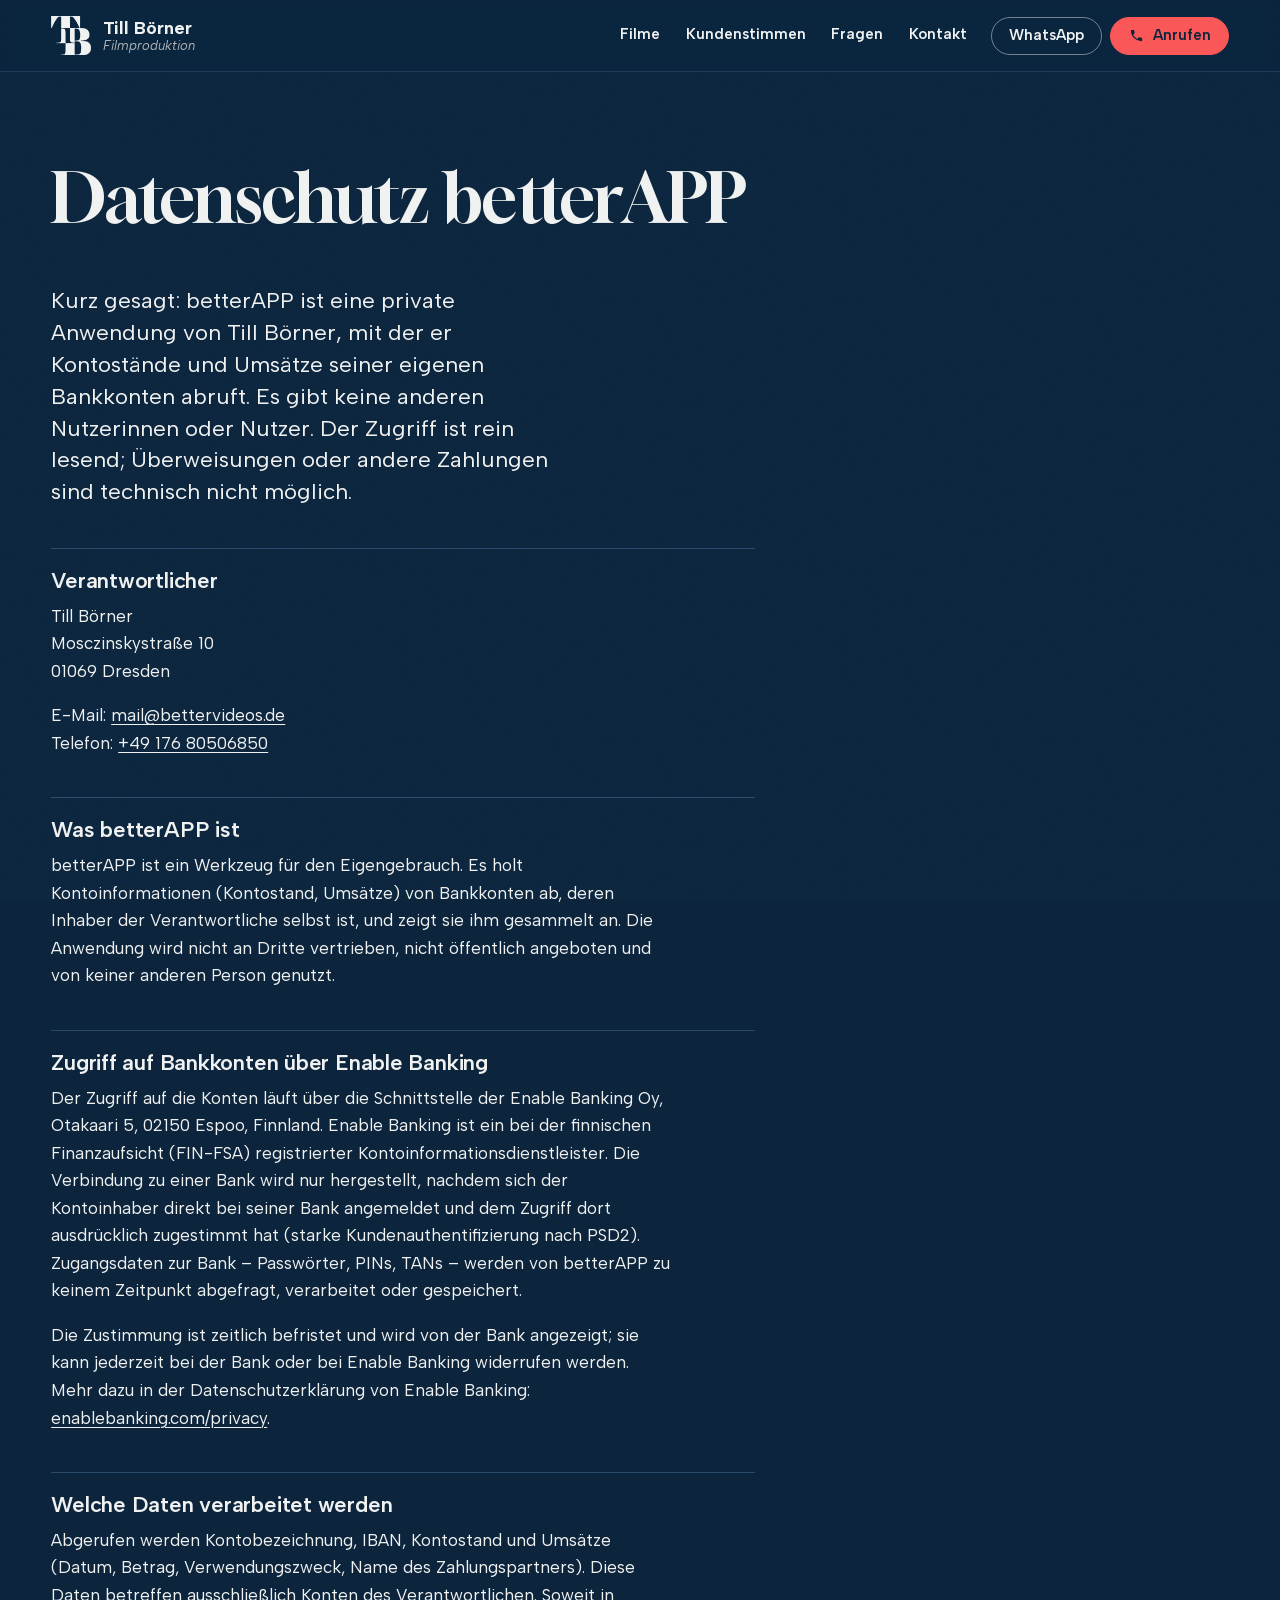
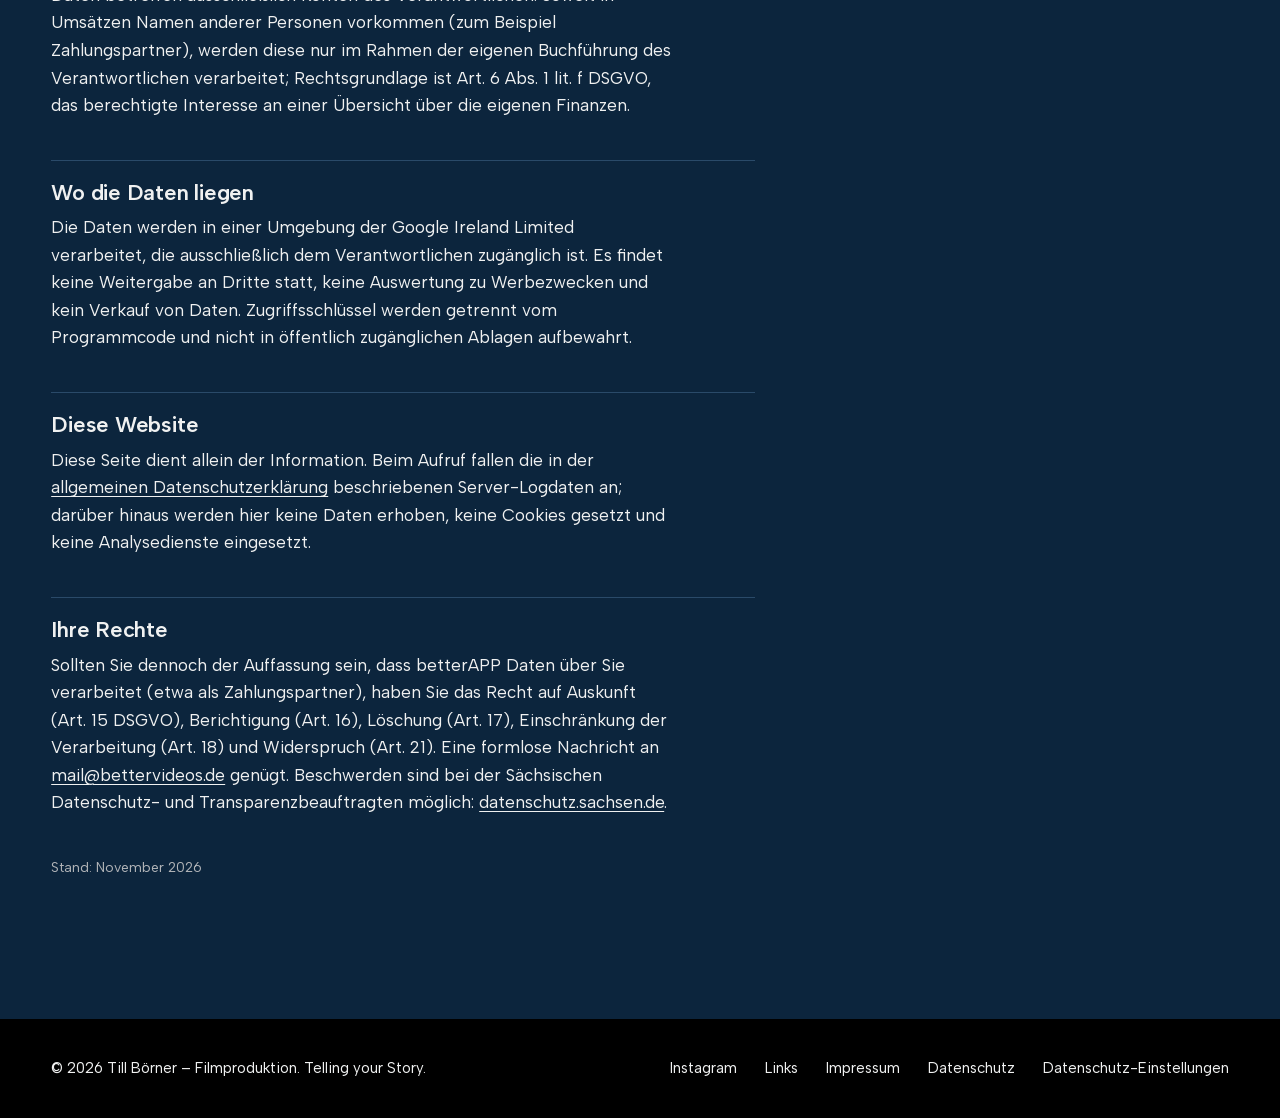
<file: betterapp-datenschutz.html>
<!doctype html>
<html lang="de">
<head>
  <meta charset="utf-8">
  <meta name="viewport" content="width=device-width, initial-scale=1">
  <title>Datenschutz betterAPP – Till Börner</title>
  <meta name="description" content="Datenschutzerklärung der privaten Anwendung betterAPP von Till Börner: Abruf eigener Kontoinformationen über Enable Banking, rein lesend.">
  <link rel="canonical" href="https://tillboerner.com/betterapp-datenschutz.html">
  <meta name="robots" content="noindex, nofollow">
  <meta name="theme-color" content="#0c253d">
  <link rel="icon" type="image/png" href="assets/img/favicon.png">
  <link rel="apple-touch-icon" href="assets/img/apple-touch-icon.png">
  <link rel="preload" as="font" type="font/woff2" crossorigin href="assets/fonts/gloock-normal-latin.woff2">
  <link rel="stylesheet" href="assets/styles.css?v=16">
</head>
<body>
<a class="skip" href="#inhalt">Zum Inhalt springen</a>

<header class="kopf">
  <div class="wrap kopf__innen">
    <a class="marke" href="index.html" aria-label="Till Börner – Filmproduktion, zur Startseite">
      <span class="marke__logo" aria-hidden="true"></span>
      <span class="marke__name">Till Börner <span class="marke__zusatz">Filmproduktion</span></span>
    </a>
    <button class="menue" type="button" aria-expanded="false" aria-controls="nav">Menü</button>
    <nav class="nav" id="nav" aria-label="Hauptnavigation">
      <a href="index.html#filme">Filme</a>
      <a href="index.html#stimmen">Kundenstimmen</a>
      <a href="index.html#fragen">Fragen</a>
      <a href="index.html#kontakt">Kontakt</a>
    </nav>
    <div class="kopf__aktion">
      <a class="btn btn--linie btn--kompakt" href="https://wa.me/4917680506850">WhatsApp</a>
      <a class="btn btn--kompakt kopf__ruf" href="tel:+4917680506850" aria-label="Anrufen">
        <svg viewBox="0 0 24 24" fill="currentColor" aria-hidden="true"><path d="M6.6 10.8a15.1 15.1 0 0 0 6.6 6.6l2.2-2.2a1 1 0 0 1 1-.25c1.1.37 2.3.57 3.6.57a1 1 0 0 1 1 1V20a1 1 0 0 1-1 1A17 17 0 0 1 3 4a1 1 0 0 1 1-1h3.5a1 1 0 0 1 1 1c0 1.25.2 2.45.57 3.57a1 1 0 0 1-.25 1L6.6 10.8Z"/></svg>
        <span>Anrufen</span>
      </a>
    </div>
  </div>
</header>

<main id="inhalt" class="wrap seite">
  <h1 class="titel">Datenschutz betterAPP</h1>
  <div class="prosa">
    <p class="gross prosa__kurz">Kurz gesagt: betterAPP ist eine private Anwendung von Till Börner, mit der er Kontostände und Umsätze seiner eigenen Bankkonten abruft. Es gibt keine anderen Nutzerinnen oder Nutzer. Der Zugriff ist rein lesend; Überweisungen oder andere Zahlungen sind technisch nicht möglich.</p>

    <h2>Verantwortlicher</h2>
    <p>Till Börner<br>Mosczinskystraße 10<br>01069 Dresden</p>
    <p>E-Mail: <a href="mailto:mail@bettervideos.de">mail@bettervideos.de</a><br>Telefon: <a href="tel:+4917680506850">+49 176 80506850</a></p>

    <h2>Was betterAPP ist</h2>
    <p>betterAPP ist ein Werkzeug für den Eigengebrauch. Es holt Kontoinformationen (Kontostand, Umsätze) von Bankkonten ab, deren Inhaber der Verantwortliche selbst ist, und zeigt sie ihm gesammelt an. Die Anwendung wird nicht an Dritte vertrieben, nicht öffentlich angeboten und von keiner anderen Person genutzt.</p>

    <h2>Zugriff auf Bankkonten über Enable Banking</h2>
    <p>Der Zugriff auf die Konten läuft über die Schnittstelle der Enable Banking Oy, Otakaari 5, 02150 Espoo, Finnland. Enable Banking ist ein bei der finnischen Finanzaufsicht (FIN-FSA) registrierter Kontoinformationsdienstleister. Die Verbindung zu einer Bank wird nur hergestellt, nachdem sich der Kontoinhaber direkt bei seiner Bank angemeldet und dem Zugriff dort ausdrücklich zugestimmt hat (starke Kundenauthentifizierung nach PSD2). Zugangsdaten zur Bank – Passwörter, PINs, TANs – werden von betterAPP zu keinem Zeitpunkt abgefragt, verarbeitet oder gespeichert.</p>
    <p>Die Zustimmung ist zeitlich befristet und wird von der Bank angezeigt; sie kann jederzeit bei der Bank oder bei Enable Banking widerrufen werden. Mehr dazu in der Datenschutzerklärung von Enable Banking: <a href="https://enablebanking.com/privacy" rel="noopener">enablebanking.com/privacy</a>.</p>

    <h2>Welche Daten verarbeitet werden</h2>
    <p>Abgerufen werden Kontobezeichnung, IBAN, Kontostand und Umsätze (Datum, Betrag, Verwendungszweck, Name des Zahlungspartners). Diese Daten betreffen ausschließlich Konten des Verantwortlichen. Soweit in Umsätzen Namen anderer Personen vorkommen (zum Beispiel Zahlungspartner), werden diese nur im Rahmen der eigenen Buchführung des Verantwortlichen verarbeitet; Rechtsgrundlage ist Art. 6 Abs. 1 lit. f DSGVO, das berechtigte Interesse an einer Übersicht über die eigenen Finanzen.</p>

    <h2>Wo die Daten liegen</h2>
    <p>Die Daten werden in einer Umgebung der Google Ireland Limited verarbeitet, die ausschließlich dem Verantwortlichen zugänglich ist. Es findet keine Weitergabe an Dritte statt, keine Auswertung zu Werbezwecken und kein Verkauf von Daten. Zugriffsschlüssel werden getrennt vom Programmcode und nicht in öffentlich zugänglichen Ablagen aufbewahrt.</p>

    <h2>Diese Website</h2>
    <p>Diese Seite dient allein der Information. Beim Aufruf fallen die in der <a href="datenschutz.html">allgemeinen Datenschutzerklärung</a> beschriebenen Server-Logdaten an; darüber hinaus werden hier keine Daten erhoben, keine Cookies gesetzt und keine Analysedienste eingesetzt.</p>

    <h2>Ihre Rechte</h2>
    <p>Sollten Sie dennoch der Auffassung sein, dass betterAPP Daten über Sie verarbeitet (etwa als Zahlungspartner), haben Sie das Recht auf Auskunft (Art. 15 DSGVO), Berichtigung (Art. 16), Löschung (Art. 17), Einschränkung der Verarbeitung (Art. 18) und Widerspruch (Art. 21). Eine formlose Nachricht an <a href="mailto:mail@bettervideos.de">mail@bettervideos.de</a> genügt. Beschwerden sind bei der Sächsischen Datenschutz- und Transparenzbeauftragten möglich: <a href="https://www.datenschutz.sachsen.de" rel="noopener">datenschutz.sachsen.de</a>.</p>

    <p class="leise klein prosa__stand">Stand: November 2026</p>
  </div>
</main>

<footer class="fuss">
  <div class="wrap fuss__innen">
    <span>© <span data-jahr>2026</span> Till Börner – Filmproduktion. Telling your Story.</span>
    <nav aria-label="Rechtliches und Social Media">
      <a href="https://www.instagram.com/tillderburner/" rel="noopener">Instagram</a>
      <a href="links.html">Links</a>
      <a href="impressum.html">Impressum</a>
      <a href="datenschutz.html">Datenschutz</a>
      <button type="button" data-einwilligung-oeffnen hidden>Datenschutz-Einstellungen</button>
    </nav>
  </div>
</footer>

<script src="assets/main.js?v=16" defer></script>
</body>
</html>
</file>
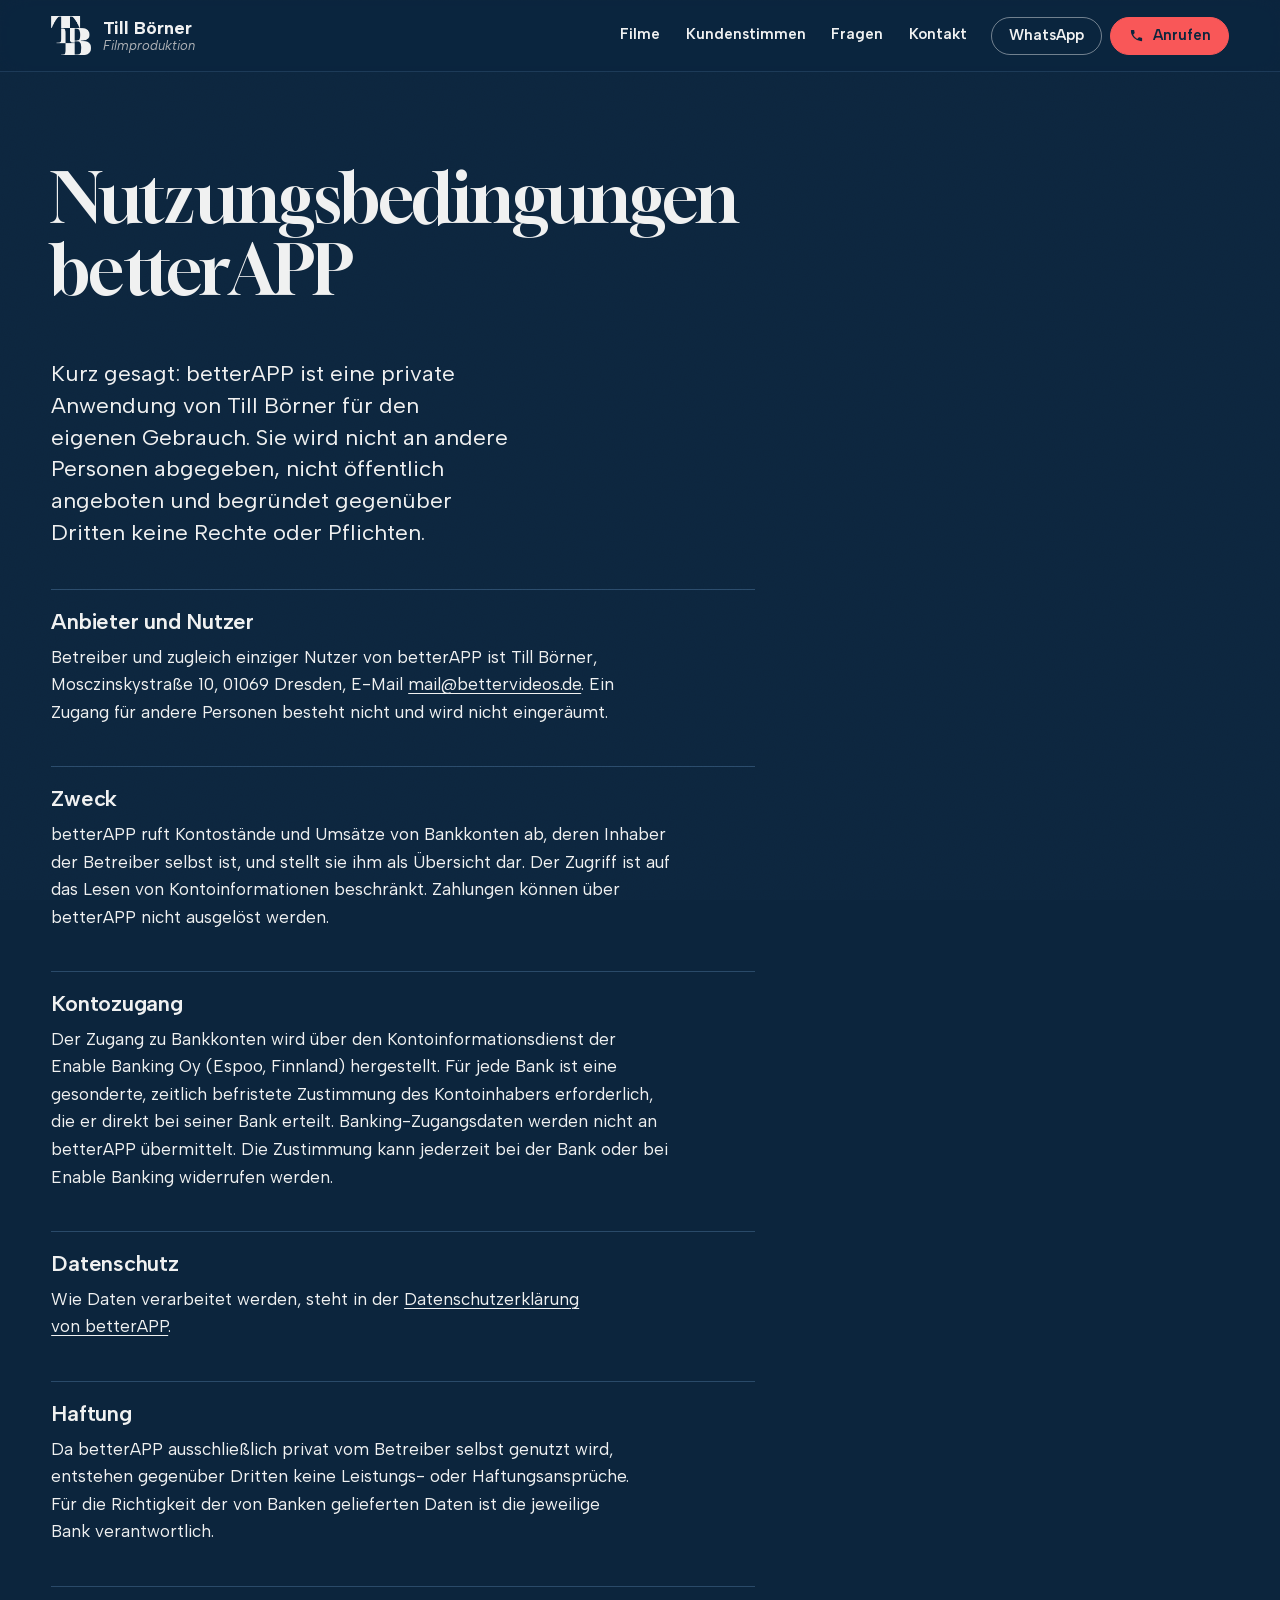
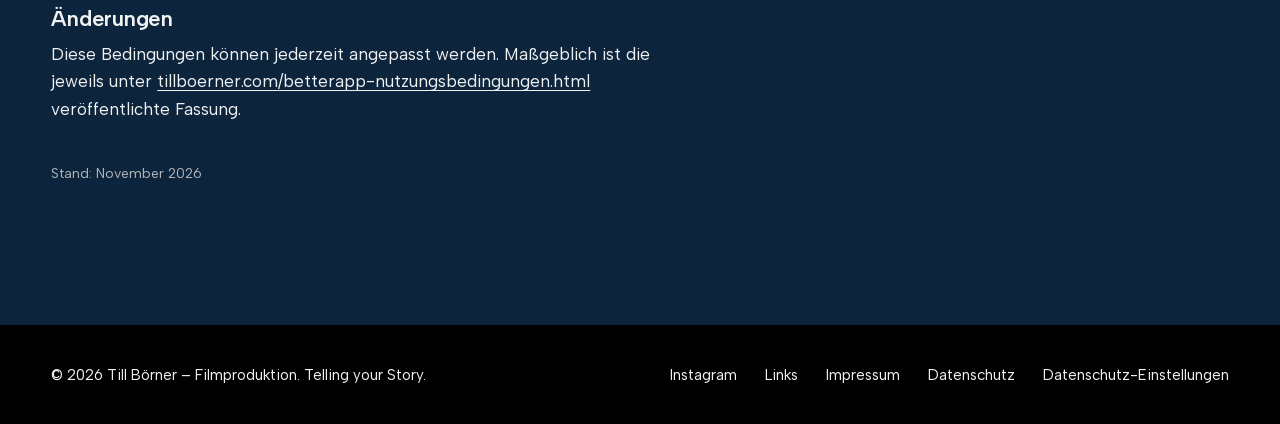
<file: betterapp-nutzungsbedingungen.html>
<!doctype html>
<html lang="de">
<head>
  <meta charset="utf-8">
  <meta name="viewport" content="width=device-width, initial-scale=1">
  <title>Nutzungsbedingungen betterAPP – Till Börner</title>
  <meta name="description" content="Nutzungsbedingungen der privaten Anwendung betterAPP von Till Börner.">
  <link rel="canonical" href="https://tillboerner.com/betterapp-nutzungsbedingungen.html">
  <meta name="robots" content="noindex, nofollow">
  <meta name="theme-color" content="#0c253d">
  <link rel="icon" type="image/png" href="assets/img/favicon.png">
  <link rel="apple-touch-icon" href="assets/img/apple-touch-icon.png">
  <link rel="preload" as="font" type="font/woff2" crossorigin href="assets/fonts/gloock-normal-latin.woff2">
  <link rel="stylesheet" href="assets/styles.css?v=16">
</head>
<body>
<a class="skip" href="#inhalt">Zum Inhalt springen</a>

<header class="kopf">
  <div class="wrap kopf__innen">
    <a class="marke" href="index.html" aria-label="Till Börner – Filmproduktion, zur Startseite">
      <span class="marke__logo" aria-hidden="true"></span>
      <span class="marke__name">Till Börner <span class="marke__zusatz">Filmproduktion</span></span>
    </a>
    <button class="menue" type="button" aria-expanded="false" aria-controls="nav">Menü</button>
    <nav class="nav" id="nav" aria-label="Hauptnavigation">
      <a href="index.html#filme">Filme</a>
      <a href="index.html#stimmen">Kundenstimmen</a>
      <a href="index.html#fragen">Fragen</a>
      <a href="index.html#kontakt">Kontakt</a>
    </nav>
    <div class="kopf__aktion">
      <a class="btn btn--linie btn--kompakt" href="https://wa.me/4917680506850">WhatsApp</a>
      <a class="btn btn--kompakt kopf__ruf" href="tel:+4917680506850" aria-label="Anrufen">
        <svg viewBox="0 0 24 24" fill="currentColor" aria-hidden="true"><path d="M6.6 10.8a15.1 15.1 0 0 0 6.6 6.6l2.2-2.2a1 1 0 0 1 1-.25c1.1.37 2.3.57 3.6.57a1 1 0 0 1 1 1V20a1 1 0 0 1-1 1A17 17 0 0 1 3 4a1 1 0 0 1 1-1h3.5a1 1 0 0 1 1 1c0 1.25.2 2.45.57 3.57a1 1 0 0 1-.25 1L6.6 10.8Z"/></svg>
        <span>Anrufen</span>
      </a>
    </div>
  </div>
</header>

<main id="inhalt" class="wrap seite">
  <h1 class="titel">Nutzungsbedingungen betterAPP</h1>
  <div class="prosa">
    <p class="gross prosa__kurz">Kurz gesagt: betterAPP ist eine private Anwendung von Till Börner für den eigenen Gebrauch. Sie wird nicht an andere Personen abgegeben, nicht öffentlich angeboten und begründet gegenüber Dritten keine Rechte oder Pflichten.</p>

    <h2>Anbieter und Nutzer</h2>
    <p>Betreiber und zugleich einziger Nutzer von betterAPP ist Till Börner, Mosczinskystraße 10, 01069 Dresden, E-Mail <a href="mailto:mail@bettervideos.de">mail@bettervideos.de</a>. Ein Zugang für andere Personen besteht nicht und wird nicht eingeräumt.</p>

    <h2>Zweck</h2>
    <p>betterAPP ruft Kontostände und Umsätze von Bankkonten ab, deren Inhaber der Betreiber selbst ist, und stellt sie ihm als Übersicht dar. Der Zugriff ist auf das Lesen von Kontoinformationen beschränkt. Zahlungen können über betterAPP nicht ausgelöst werden.</p>

    <h2>Kontozugang</h2>
    <p>Der Zugang zu Bankkonten wird über den Kontoinformationsdienst der Enable Banking Oy (Espoo, Finnland) hergestellt. Für jede Bank ist eine gesonderte, zeitlich befristete Zustimmung des Kontoinhabers erforderlich, die er direkt bei seiner Bank erteilt. Banking-Zugangsdaten werden nicht an betterAPP übermittelt. Die Zustimmung kann jederzeit bei der Bank oder bei Enable Banking widerrufen werden.</p>

    <h2>Datenschutz</h2>
    <p>Wie Daten verarbeitet werden, steht in der <a href="betterapp-datenschutz.html">Datenschutzerklärung von betterAPP</a>.</p>

    <h2>Haftung</h2>
    <p>Da betterAPP ausschließlich privat vom Betreiber selbst genutzt wird, entstehen gegenüber Dritten keine Leistungs- oder Haftungsansprüche. Für die Richtigkeit der von Banken gelieferten Daten ist die jeweilige Bank verantwortlich.</p>

    <h2>Änderungen</h2>
    <p>Diese Bedingungen können jederzeit angepasst werden. Maßgeblich ist die jeweils unter <a href="https://tillboerner.com/betterapp-nutzungsbedingungen.html">tillboerner.com/betterapp-nutzungsbedingungen.html</a> veröffentlichte Fassung.</p>

    <p class="leise klein prosa__stand">Stand: November 2026</p>
  </div>
</main>

<footer class="fuss">
  <div class="wrap fuss__innen">
    <span>© <span data-jahr>2026</span> Till Börner – Filmproduktion. Telling your Story.</span>
    <nav aria-label="Rechtliches und Social Media">
      <a href="https://www.instagram.com/tillderburner/" rel="noopener">Instagram</a>
      <a href="links.html">Links</a>
      <a href="impressum.html">Impressum</a>
      <a href="datenschutz.html">Datenschutz</a>
      <button type="button" data-einwilligung-oeffnen hidden>Datenschutz-Einstellungen</button>
    </nav>
  </div>
</footer>

<script src="assets/main.js?v=16" defer></script>
</body>
</html>
</file>
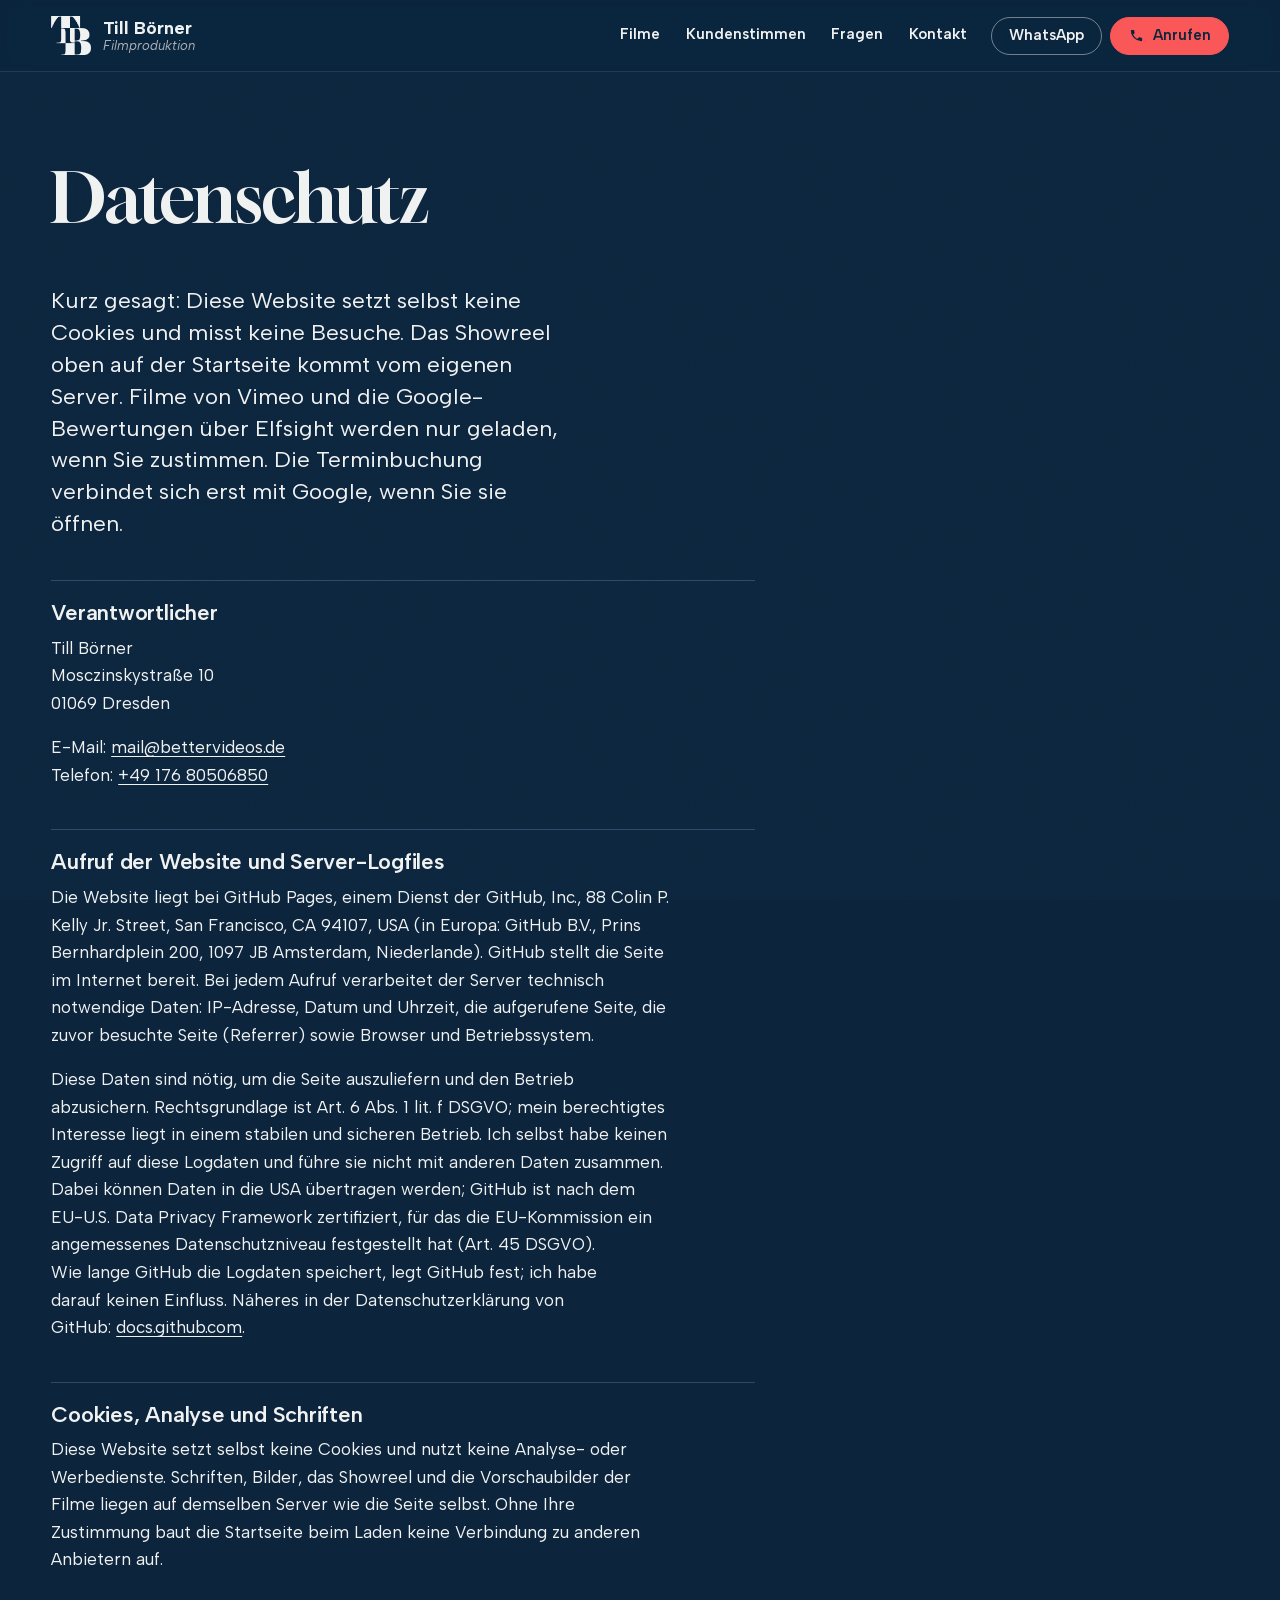
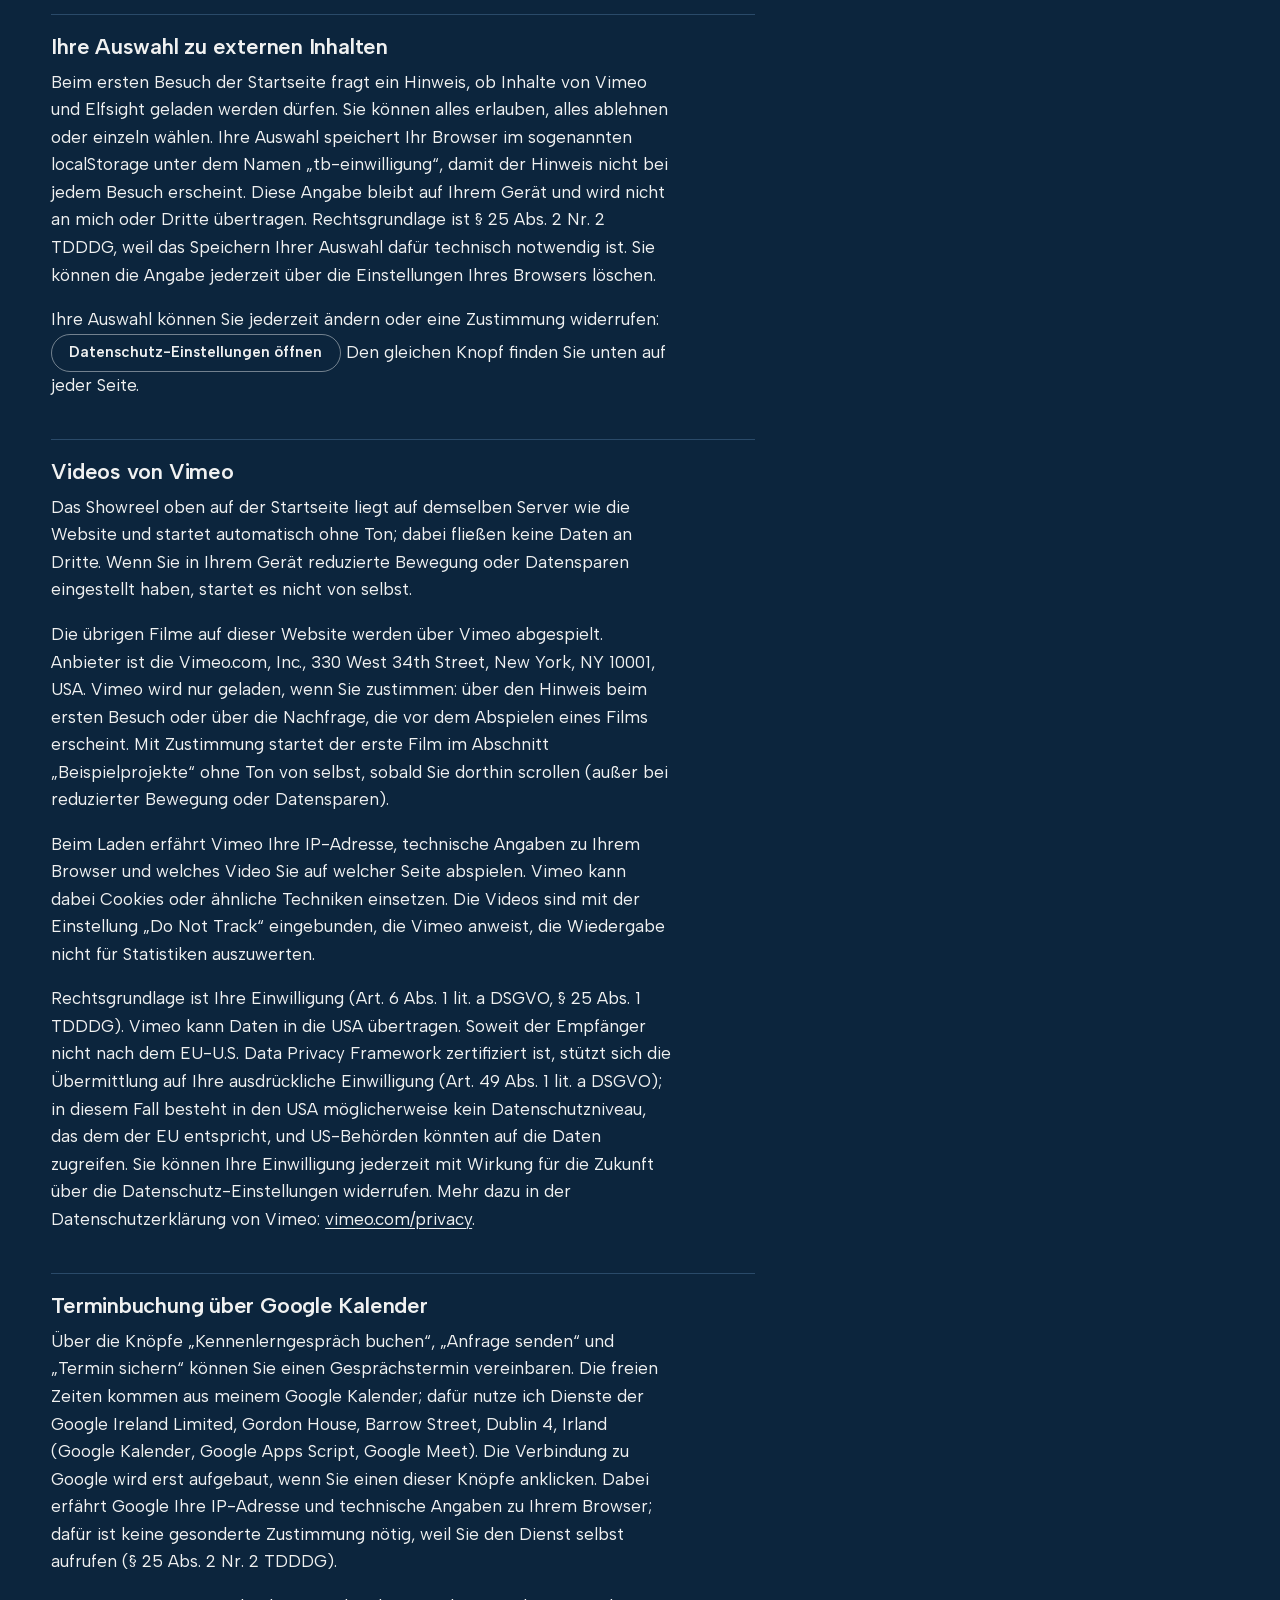
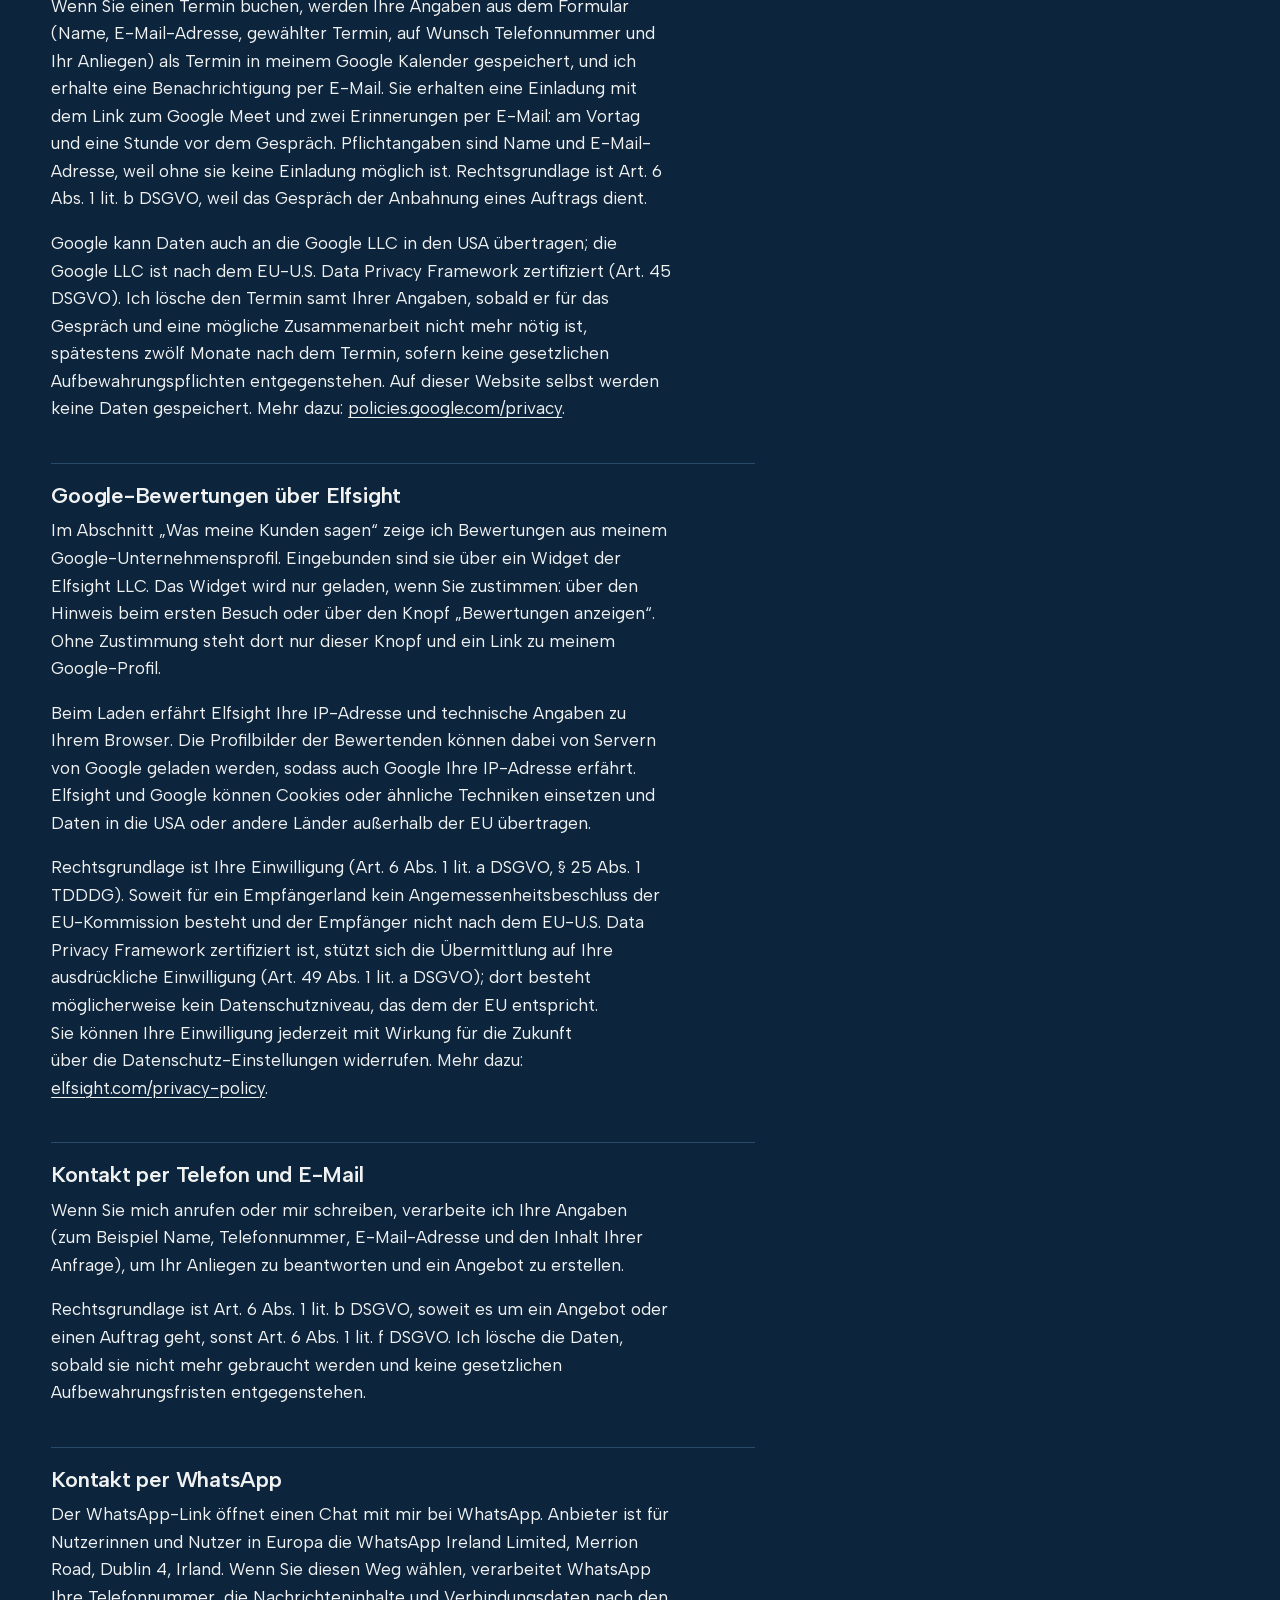
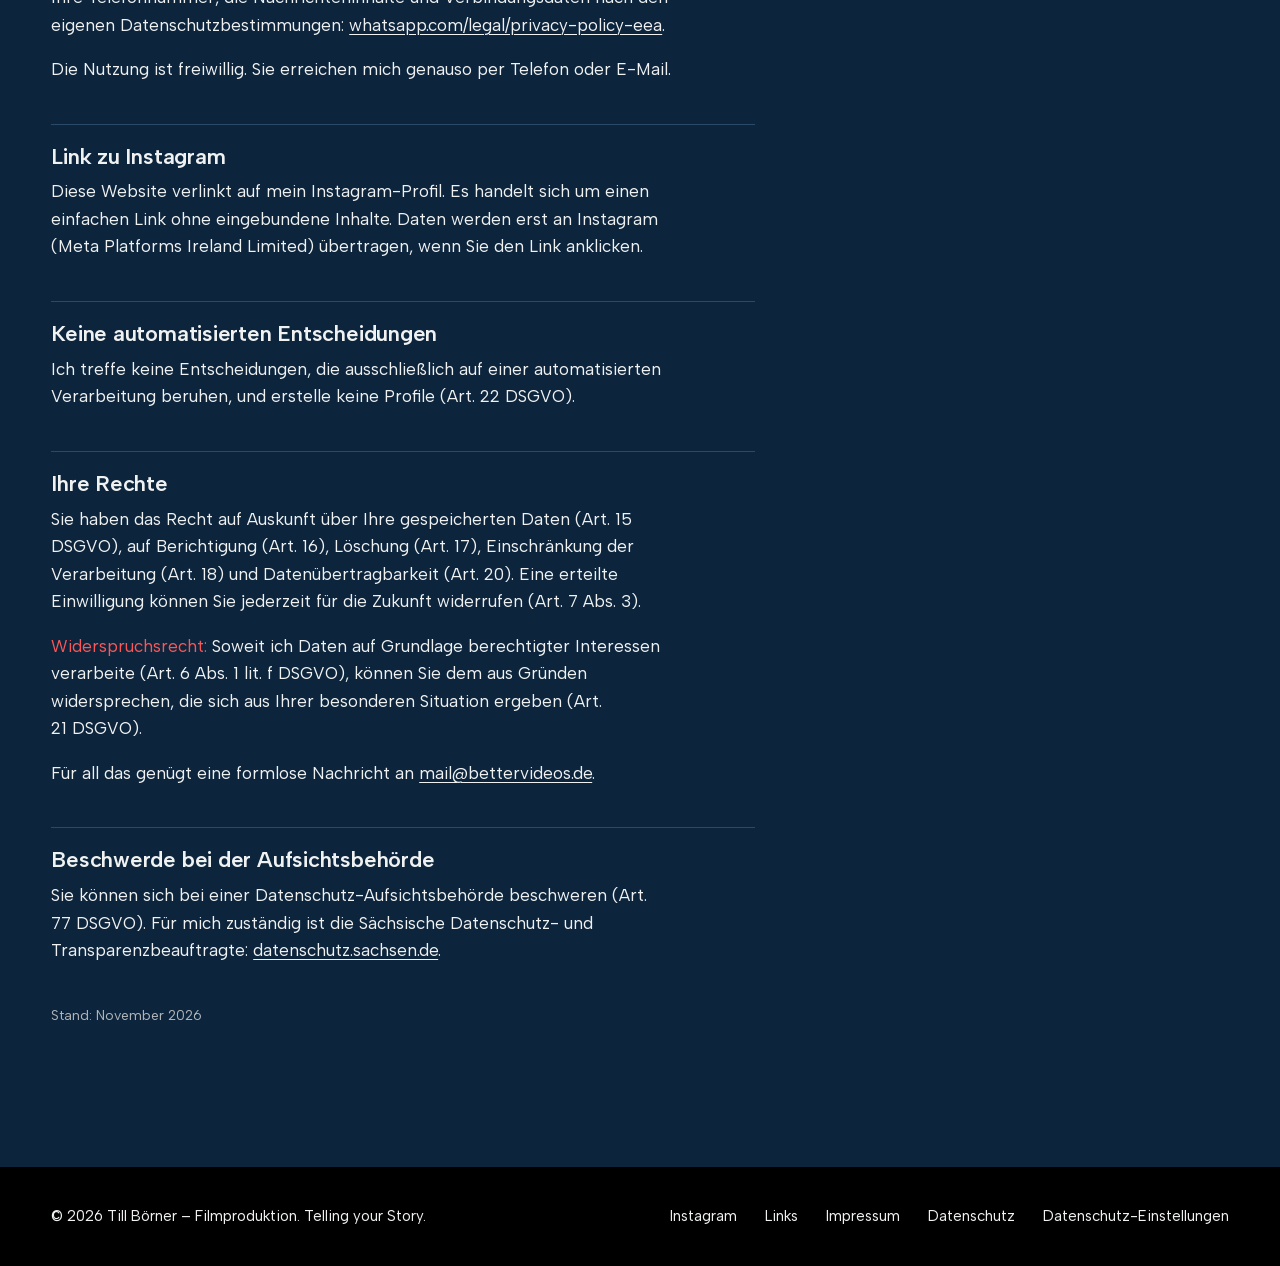
<file: datenschutz.html>
<!doctype html>
<html lang="de">
<head>
  <meta charset="utf-8">
  <meta name="viewport" content="width=device-width, initial-scale=1">
  <title>Datenschutz – Till Börner</title>
  <meta name="description" content="Datenschutzerklärung von Till Börner – Filmproduktion: welche Daten diese Website verarbeitet und welche Rechte Sie haben.">
  <link rel="canonical" href="https://tillboerner.com/datenschutz.html">
  <meta name="theme-color" content="#0c253d">
  <link rel="icon" type="image/png" href="assets/img/favicon.png">
  <link rel="apple-touch-icon" href="assets/img/apple-touch-icon.png">
  <link rel="preload" as="font" type="font/woff2" crossorigin href="assets/fonts/gloock-normal-latin.woff2">
  <link rel="stylesheet" href="assets/styles.css?v=16">
</head>
<body>
<a class="skip" href="#inhalt">Zum Inhalt springen</a>

<header class="kopf">
  <div class="wrap kopf__innen">
    <a class="marke" href="index.html" aria-label="Till Börner – Filmproduktion, zur Startseite">
      <span class="marke__logo" aria-hidden="true"></span>
      <span class="marke__name">Till Börner <span class="marke__zusatz">Filmproduktion</span></span>
    </a>
    <button class="menue" type="button" aria-expanded="false" aria-controls="nav">Menü</button>
    <nav class="nav" id="nav" aria-label="Hauptnavigation">
      <a href="index.html#filme">Filme</a>
      <a href="index.html#stimmen">Kundenstimmen</a>
      <a href="index.html#fragen">Fragen</a>
      <a href="index.html#kontakt">Kontakt</a>
    </nav>
    <div class="kopf__aktion">
      <a class="btn btn--linie btn--kompakt" href="https://wa.me/4917680506850">WhatsApp</a>
      <a class="btn btn--kompakt kopf__ruf" href="tel:+4917680506850" aria-label="Anrufen">
        <svg viewBox="0 0 24 24" fill="currentColor" aria-hidden="true"><path d="M6.6 10.8a15.1 15.1 0 0 0 6.6 6.6l2.2-2.2a1 1 0 0 1 1-.25c1.1.37 2.3.57 3.6.57a1 1 0 0 1 1 1V20a1 1 0 0 1-1 1A17 17 0 0 1 3 4a1 1 0 0 1 1-1h3.5a1 1 0 0 1 1 1c0 1.25.2 2.45.57 3.57a1 1 0 0 1-.25 1L6.6 10.8Z"/></svg>
        <span>Anrufen</span>
      </a>
    </div>
  </div>
</header>

<main id="inhalt" class="wrap seite">
  <h1 class="titel">Datenschutz</h1>
  <div class="prosa">
    <p class="gross prosa__kurz">Kurz gesagt: Diese Website setzt selbst keine Cookies und misst keine Besuche. Das Showreel oben auf der Startseite kommt vom eigenen Server. Filme von Vimeo und die Google-Bewertungen über Elfsight werden nur geladen, wenn Sie zustimmen. Die Terminbuchung verbindet sich erst mit Google, wenn Sie sie öffnen.</p>

    <h2>Verantwortlicher</h2>
    <p>Till Börner<br>Mosczinskystraße 10<br>01069 Dresden</p>
    <p>E-Mail: <a href="mailto:mail@bettervideos.de">mail@bettervideos.de</a><br>Telefon: <a href="tel:+4917680506850">+49 176 80506850</a></p>

    <h2>Aufruf der Website und Server-Logfiles</h2>
    <p>Die Website liegt bei GitHub Pages, einem Dienst der GitHub, Inc., 88 Colin P. Kelly Jr. Street, San Francisco, CA 94107, USA (in Europa: GitHub B.V., Prins Bernhardplein 200, 1097 JB Amsterdam, Niederlande). GitHub stellt die Seite im Internet bereit. Bei jedem Aufruf verarbeitet der Server technisch notwendige Daten: IP-Adresse, Datum und Uhrzeit, die aufgerufene Seite, die zuvor besuchte Seite (Referrer) sowie Browser und Betriebssystem.</p>
    <p>Diese Daten sind nötig, um die Seite auszuliefern und den Betrieb abzusichern. Rechtsgrundlage ist Art. 6 Abs. 1 lit. f DSGVO; mein berechtigtes Interesse liegt in einem stabilen und sicheren Betrieb. Ich selbst habe keinen Zugriff auf diese Logdaten und führe sie nicht mit anderen Daten zusammen. Dabei können Daten in die USA übertragen werden; GitHub ist nach dem EU-U.S. Data Privacy Framework zertifiziert, für das die EU-Kommission ein angemessenes Datenschutzniveau festgestellt hat (Art. 45 DSGVO). Wie lange GitHub die Logdaten speichert, legt GitHub fest; ich habe darauf keinen Einfluss. Näheres in der Datenschutzerklärung von GitHub: <a href="https://docs.github.com/de/site-policy/privacy-policies/github-general-privacy-statement" rel="noopener">docs.github.com</a>.</p>

    <h2>Cookies, Analyse und Schriften</h2>
    <p>Diese Website setzt selbst keine Cookies und nutzt keine Analyse- oder Werbedienste. Schriften, Bilder, das Showreel und die Vorschaubilder der Filme liegen auf demselben Server wie die Seite selbst. Ohne Ihre Zustimmung baut die Startseite beim Laden keine Verbindung zu anderen Anbietern auf.</p>

    <h2>Ihre Auswahl zu externen Inhalten</h2>
    <p>Beim ersten Besuch der Startseite fragt ein Hinweis, ob Inhalte von Vimeo und Elfsight geladen werden dürfen. Sie können alles erlauben, alles ablehnen oder einzeln wählen. Ihre Auswahl speichert Ihr Browser im sogenannten localStorage unter dem Namen „tb-einwilligung“, damit der Hinweis nicht bei jedem Besuch erscheint. Diese Angabe bleibt auf Ihrem Gerät und wird nicht an mich oder Dritte übertragen. Rechtsgrundlage ist § 25 Abs. 2 Nr. 2 TDDDG, weil das Speichern Ihrer Auswahl dafür technisch notwendig ist. Sie können die Angabe jederzeit über die Einstellungen Ihres Browsers löschen.</p>
    <p>Ihre Auswahl können Sie jederzeit ändern oder eine Zustimmung widerrufen: <button class="btn btn--kompakt btn--linie" type="button" data-einwilligung-oeffnen hidden>Datenschutz-Einstellungen öffnen</button> Den gleichen Knopf finden Sie unten auf jeder Seite.</p>

    <h2>Videos von Vimeo</h2>
    <p>Das Showreel oben auf der Startseite liegt auf demselben Server wie die Website und startet automatisch ohne Ton; dabei fließen keine Daten an Dritte. Wenn Sie in Ihrem Gerät reduzierte Bewegung oder Datensparen eingestellt haben, startet es nicht von selbst.</p>
    <p>Die übrigen Filme auf dieser Website werden über Vimeo abgespielt. Anbieter ist die Vimeo.com, Inc., 330 West 34th Street, New York, NY 10001, USA. Vimeo wird nur geladen, wenn Sie zustimmen: über den Hinweis beim ersten Besuch oder über die Nachfrage, die vor dem Abspielen eines Films erscheint. Mit Zustimmung startet der erste Film im Abschnitt „Beispielprojekte“ ohne Ton von selbst, sobald Sie dorthin scrollen (außer bei reduzierter Bewegung oder Datensparen).</p>
    <p>Beim Laden erfährt Vimeo Ihre IP-Adresse, technische Angaben zu Ihrem Browser und welches Video Sie auf welcher Seite abspielen. Vimeo kann dabei Cookies oder ähnliche Techniken einsetzen. Die Videos sind mit der Einstellung „Do Not Track“ eingebunden, die Vimeo anweist, die Wiedergabe nicht für Statistiken auszuwerten.</p>
    <p>Rechtsgrundlage ist Ihre Einwilligung (Art. 6 Abs. 1 lit. a DSGVO, § 25 Abs. 1 TDDDG). Vimeo kann Daten in die USA übertragen. Soweit der Empfänger nicht nach dem EU-U.S. Data Privacy Framework zertifiziert ist, stützt sich die Übermittlung auf Ihre ausdrückliche Einwilligung (Art. 49 Abs. 1 lit. a DSGVO); in diesem Fall besteht in den USA möglicherweise kein Datenschutzniveau, das dem der EU entspricht, und US-Behörden könnten auf die Daten zugreifen. Sie können Ihre Einwilligung jederzeit mit Wirkung für die Zukunft über die Datenschutz-Einstellungen widerrufen. Mehr dazu in der Datenschutzerklärung von Vimeo: <a href="https://vimeo.com/privacy" rel="noopener">vimeo.com/privacy</a>.</p>

    <h2>Terminbuchung über Google Kalender</h2>
    <p>Über die Knöpfe „Kennenlerngespräch buchen“, „Anfrage senden“ und „Termin sichern“ können Sie einen Gesprächstermin vereinbaren. Die freien Zeiten kommen aus meinem Google Kalender; dafür nutze ich Dienste der Google Ireland Limited, Gordon House, Barrow Street, Dublin 4, Irland (Google Kalender, Google Apps Script, Google Meet). Die Verbindung zu Google wird erst aufgebaut, wenn Sie einen dieser Knöpfe anklicken. Dabei erfährt Google Ihre IP-Adresse und technische Angaben zu Ihrem Browser; dafür ist keine gesonderte Zustimmung nötig, weil Sie den Dienst selbst aufrufen (§ 25 Abs. 2 Nr. 2 TDDDG).</p>
    <p>Wenn Sie einen Termin buchen, werden Ihre Angaben aus dem Formular (Name, E-Mail-Adresse, gewählter Termin, auf Wunsch Telefonnummer und Ihr Anliegen) als Termin in meinem Google Kalender gespeichert, und ich erhalte eine Benachrichtigung per E-Mail. Sie erhalten eine Einladung mit dem Link zum Google Meet und zwei Erinnerungen per E-Mail: am Vortag und eine Stunde vor dem Gespräch. Pflichtangaben sind Name und E-Mail-Adresse, weil ohne sie keine Einladung möglich ist. Rechtsgrundlage ist Art. 6 Abs. 1 lit. b DSGVO, weil das Gespräch der Anbahnung eines Auftrags dient.</p>
    <p>Google kann Daten auch an die Google LLC in den USA übertragen; die Google LLC ist nach dem EU-U.S. Data Privacy Framework zertifiziert (Art. 45 DSGVO). Ich lösche den Termin samt Ihrer Angaben, sobald er für das Gespräch und eine mögliche Zusammenarbeit nicht mehr nötig ist, spätestens zwölf Monate nach dem Termin, sofern keine gesetzlichen Aufbewahrungspflichten entgegenstehen. Auf dieser Website selbst werden keine Daten gespeichert. Mehr dazu: <a href="https://policies.google.com/privacy" rel="noopener">policies.google.com/privacy</a>.</p>

    <h2>Google-Bewertungen über Elfsight</h2>
    <p>Im Abschnitt „Was meine Kunden sagen“ zeige ich Bewertungen aus meinem Google-Unternehmensprofil. Eingebunden sind sie über ein Widget der Elfsight LLC. Das Widget wird nur geladen, wenn Sie zustimmen: über den Hinweis beim ersten Besuch oder über den Knopf „Bewertungen anzeigen“. Ohne Zustimmung steht dort nur dieser Knopf und ein Link zu meinem Google-Profil.</p>
    <p>Beim Laden erfährt Elfsight Ihre IP-Adresse und technische Angaben zu Ihrem Browser. Die Profilbilder der Bewertenden können dabei von Servern von Google geladen werden, sodass auch Google Ihre IP-Adresse erfährt. Elfsight und Google können Cookies oder ähnliche Techniken einsetzen und Daten in die USA oder andere Länder außerhalb der EU übertragen.</p>
    <p>Rechtsgrundlage ist Ihre Einwilligung (Art. 6 Abs. 1 lit. a DSGVO, § 25 Abs. 1 TDDDG). Soweit für ein Empfängerland kein Angemessenheitsbeschluss der EU-Kommission besteht und der Empfänger nicht nach dem EU-U.S. Data Privacy Framework zertifiziert ist, stützt sich die Übermittlung auf Ihre ausdrückliche Einwilligung (Art. 49 Abs. 1 lit. a DSGVO); dort besteht möglicherweise kein Datenschutzniveau, das dem der EU entspricht. Sie können Ihre Einwilligung jederzeit mit Wirkung für die Zukunft über die Datenschutz-Einstellungen widerrufen. Mehr dazu: <a href="https://elfsight.com/privacy-policy/" rel="noopener">elfsight.com/privacy-policy</a>.</p>

    <h2>Kontakt per Telefon und E-Mail</h2>
    <p>Wenn Sie mich anrufen oder mir schreiben, verarbeite ich Ihre Angaben (zum Beispiel Name, Telefonnummer, E-Mail-Adresse und den Inhalt Ihrer Anfrage), um Ihr Anliegen zu beantworten und ein Angebot zu erstellen.</p>
    <p>Rechtsgrundlage ist Art. 6 Abs. 1 lit. b DSGVO, soweit es um ein Angebot oder einen Auftrag geht, sonst Art. 6 Abs. 1 lit. f DSGVO. Ich lösche die Daten, sobald sie nicht mehr gebraucht werden und keine gesetzlichen Aufbewahrungsfristen entgegenstehen.</p>

    <h2>Kontakt per WhatsApp</h2>
    <p>Der WhatsApp-Link öffnet einen Chat mit mir bei WhatsApp. Anbieter ist für Nutzerinnen und Nutzer in Europa die WhatsApp Ireland Limited, Merrion Road, Dublin 4, Irland. Wenn Sie diesen Weg wählen, verarbeitet WhatsApp Ihre Telefonnummer, die Nachrichteninhalte und Verbindungsdaten nach den eigenen Datenschutzbestimmungen: <a href="https://www.whatsapp.com/legal/privacy-policy-eea" rel="noopener">whatsapp.com/legal/privacy-policy-eea</a>.</p>
    <p>Die Nutzung ist freiwillig. Sie erreichen mich genauso per Telefon oder E-Mail.</p>

    <h2>Link zu Instagram</h2>
    <p>Diese Website verlinkt auf mein Instagram-Profil. Es handelt sich um einen einfachen Link ohne eingebundene Inhalte. Daten werden erst an Instagram (Meta Platforms Ireland Limited) übertragen, wenn Sie den Link anklicken.</p>

    <h2>Keine automatisierten Entscheidungen</h2>
    <p>Ich treffe keine Entscheidungen, die ausschließlich auf einer automatisierten Verarbeitung beruhen, und erstelle keine Profile (Art. 22 DSGVO).</p>

    <h2>Ihre Rechte</h2>
    <p>Sie haben das Recht auf Auskunft über Ihre gespeicherten Daten (Art. 15 DSGVO), auf Berichtigung (Art. 16), Löschung (Art. 17), Einschränkung der Verarbeitung (Art. 18) und Datenübertragbarkeit (Art. 20). Eine erteilte Einwilligung können Sie jederzeit für die Zukunft widerrufen (Art. 7 Abs. 3).</p>
    <p><strong>Widerspruchsrecht:</strong> Soweit ich Daten auf Grundlage berechtigter Interessen verarbeite (Art. 6 Abs. 1 lit. f DSGVO), können Sie dem aus Gründen widersprechen, die sich aus Ihrer besonderen Situation ergeben (Art. 21 DSGVO).</p>
    <p>Für all das genügt eine formlose Nachricht an <a href="mailto:mail@bettervideos.de">mail@bettervideos.de</a>.</p>

    <h2>Beschwerde bei der Aufsichtsbehörde</h2>
    <p>Sie können sich bei einer Datenschutz-Aufsichtsbehörde beschweren (Art. 77 DSGVO). Für mich zuständig ist die Sächsische Datenschutz- und Transparenzbeauftragte: <a href="https://www.datenschutz.sachsen.de" rel="noopener">datenschutz.sachsen.de</a>.</p>

    <p class="leise klein prosa__stand">Stand: November 2026</p>
  </div>
</main>

<footer class="fuss">
  <div class="wrap fuss__innen">
    <span>© <span data-jahr>2026</span> Till Börner – Filmproduktion. Telling your Story.</span>
    <nav aria-label="Rechtliches und Social Media">
      <a href="https://www.instagram.com/tillderburner/" rel="noopener">Instagram</a>
      <a href="links.html">Links</a>
      <a href="impressum.html">Impressum</a>
      <a href="datenschutz.html">Datenschutz</a>
      <button type="button" data-einwilligung-oeffnen hidden>Datenschutz-Einstellungen</button>
    </nav>
  </div>
</footer>

<script src="assets/main.js?v=16" defer></script>
</body>
</html>
</file>
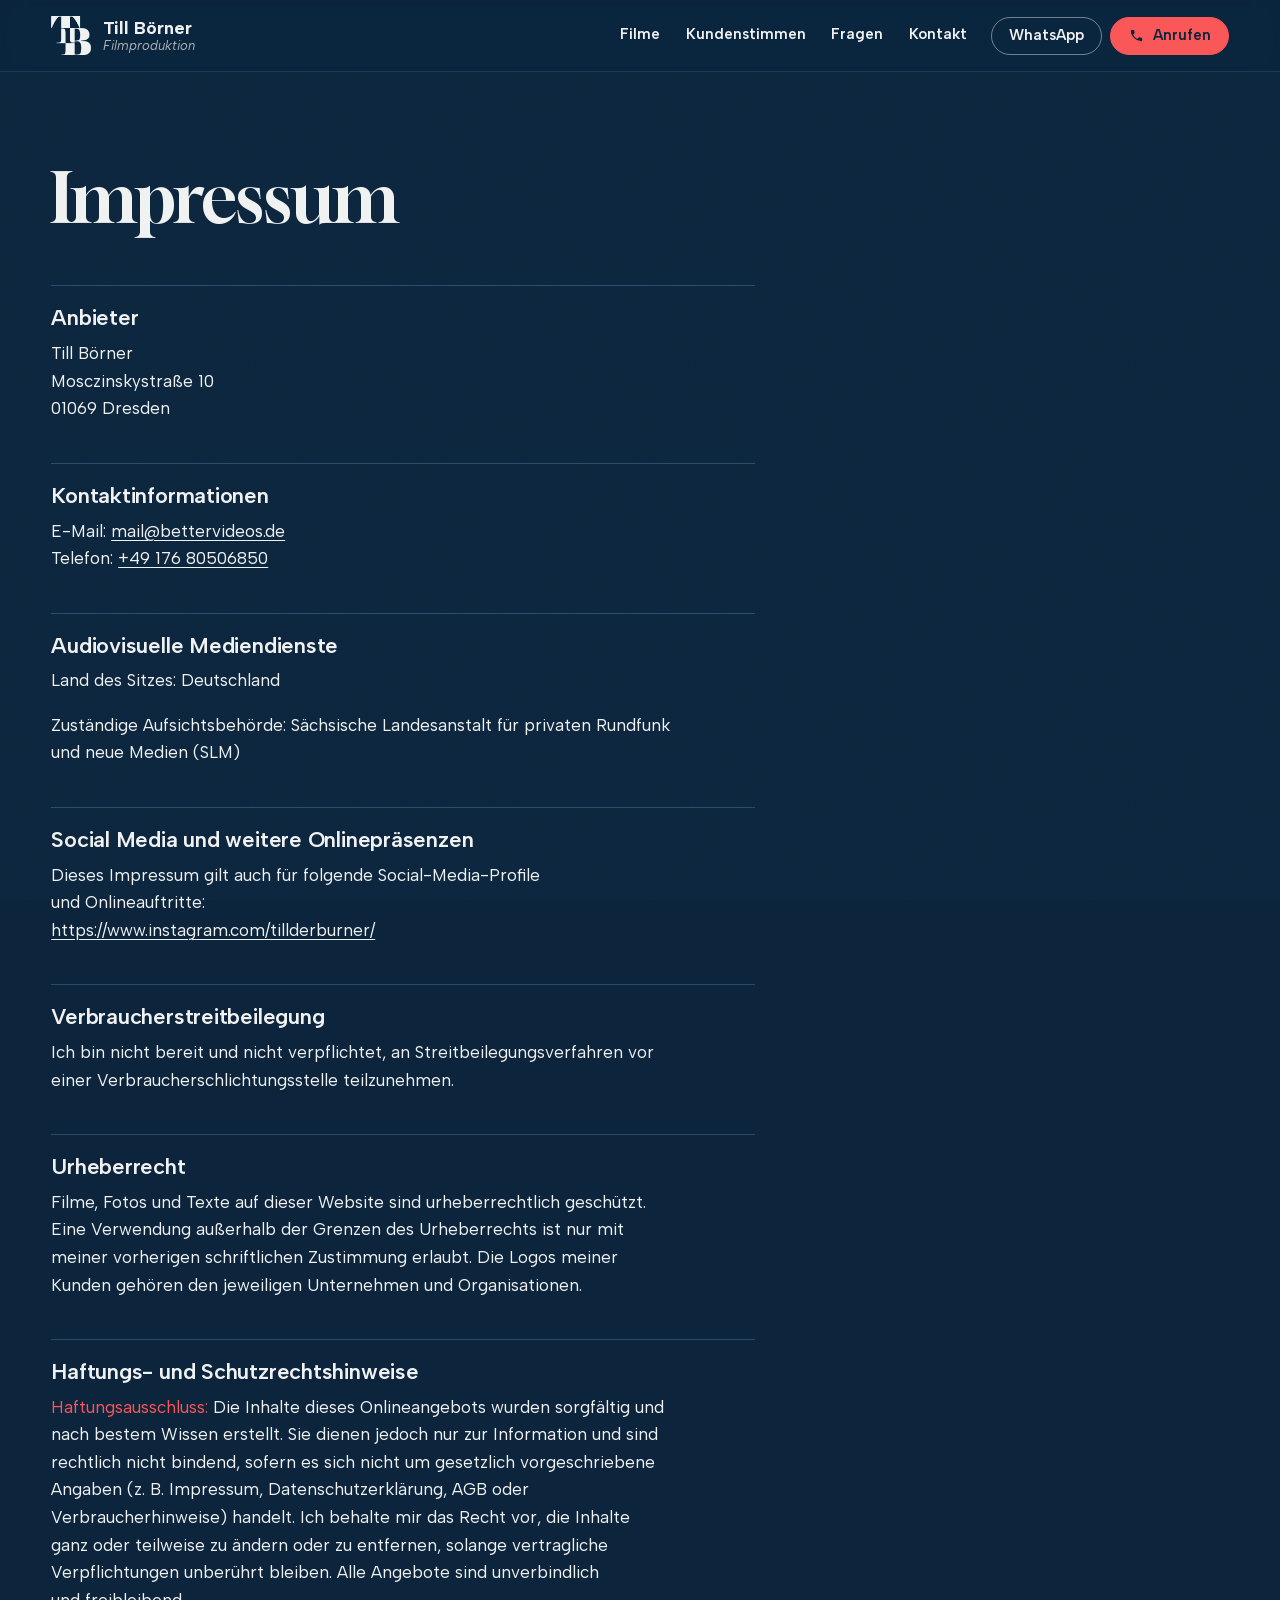
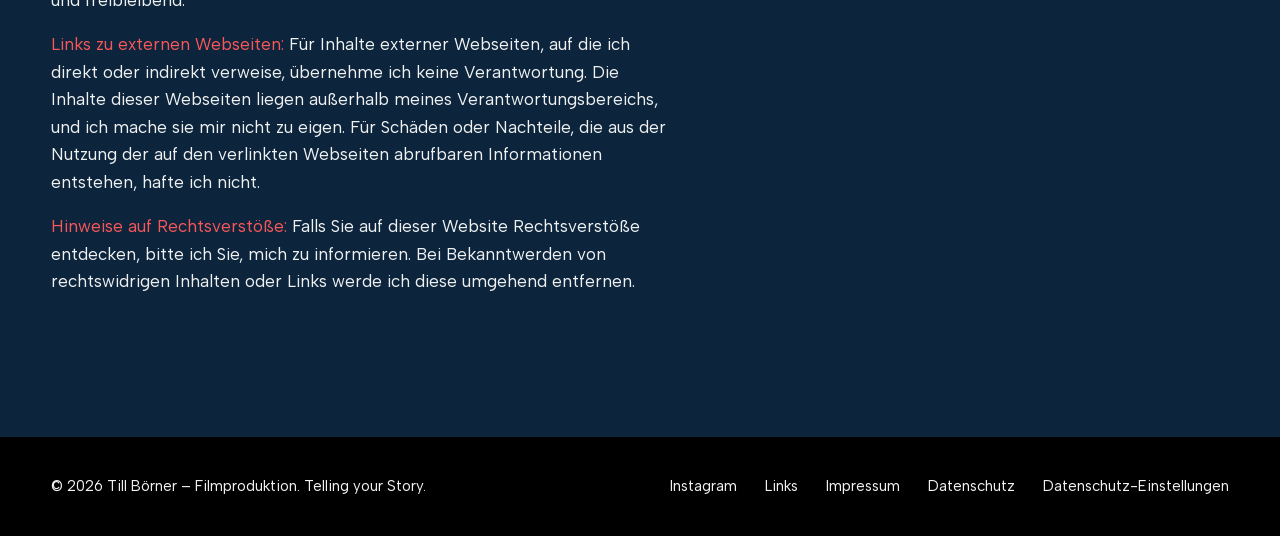
<file: impressum.html>
<!doctype html>
<html lang="de">
<head>
  <meta charset="utf-8">
  <meta name="viewport" content="width=device-width, initial-scale=1">
  <title>Impressum – Till Börner</title>
  <meta name="description" content="Impressum von Till Börner – Filmproduktion, Dresden: Anbieter, Kontakt und rechtliche Angaben.">
  <link rel="canonical" href="https://tillboerner.com/impressum.html">
  <meta name="theme-color" content="#0c253d">
  <link rel="icon" type="image/png" href="assets/img/favicon.png">
  <link rel="apple-touch-icon" href="assets/img/apple-touch-icon.png">
  <link rel="preload" as="font" type="font/woff2" crossorigin href="assets/fonts/gloock-normal-latin.woff2">
  <link rel="stylesheet" href="assets/styles.css?v=16">
</head>
<body>
<a class="skip" href="#inhalt">Zum Inhalt springen</a>

<header class="kopf">
  <div class="wrap kopf__innen">
    <a class="marke" href="index.html" aria-label="Till Börner – Filmproduktion, zur Startseite">
      <span class="marke__logo" aria-hidden="true"></span>
      <span class="marke__name">Till Börner <span class="marke__zusatz">Filmproduktion</span></span>
    </a>
    <button class="menue" type="button" aria-expanded="false" aria-controls="nav">Menü</button>
    <nav class="nav" id="nav" aria-label="Hauptnavigation">
      <a href="index.html#filme">Filme</a>
      <a href="index.html#stimmen">Kundenstimmen</a>
      <a href="index.html#fragen">Fragen</a>
      <a href="index.html#kontakt">Kontakt</a>
    </nav>
    <div class="kopf__aktion">
      <a class="btn btn--linie btn--kompakt" href="https://wa.me/4917680506850">WhatsApp</a>
      <a class="btn btn--kompakt kopf__ruf" href="tel:+4917680506850" aria-label="Anrufen">
        <svg viewBox="0 0 24 24" fill="currentColor" aria-hidden="true"><path d="M6.6 10.8a15.1 15.1 0 0 0 6.6 6.6l2.2-2.2a1 1 0 0 1 1-.25c1.1.37 2.3.57 3.6.57a1 1 0 0 1 1 1V20a1 1 0 0 1-1 1A17 17 0 0 1 3 4a1 1 0 0 1 1-1h3.5a1 1 0 0 1 1 1c0 1.25.2 2.45.57 3.57a1 1 0 0 1-.25 1L6.6 10.8Z"/></svg>
        <span>Anrufen</span>
      </a>
    </div>
  </div>
</header>

<main id="inhalt" class="wrap seite">
  <h1 class="titel">Impressum</h1>
  <div class="prosa">
    <h2>Anbieter</h2>
    <p>Till Börner<br>Mosczinskystraße 10<br>01069 Dresden</p>

    <h2>Kontaktinformationen</h2>
    <p>E-Mail: <a href="mailto:mail@bettervideos.de">mail@bettervideos.de</a><br>Telefon: <a href="tel:+4917680506850">+49 176 80506850</a></p>

    <h2>Audiovisuelle Mediendienste</h2>
    <p>Land des Sitzes: Deutschland</p>
    <p>Zuständige Aufsichtsbehörde: Sächsische Landesanstalt für privaten Rundfunk und neue Medien (SLM)</p>

    <h2>Social Media und weitere Onlinepräsenzen</h2>
    <p>Dieses Impressum gilt auch für folgende Social-Media-Profile und Onlineauftritte:<br><a href="https://www.instagram.com/tillderburner/" rel="noopener">https://www.instagram.com/tillderburner/</a></p>

    <h2>Verbraucherstreitbeilegung</h2>
    <p>Ich bin nicht bereit und nicht verpflichtet, an Streitbeilegungsverfahren vor einer Verbraucherschlichtungsstelle teilzunehmen.</p>

    <h2>Urheberrecht</h2>
    <p>Filme, Fotos und Texte auf dieser Website sind urheberrechtlich geschützt. Eine Verwendung außerhalb der Grenzen des Urheberrechts ist nur mit meiner vorherigen schriftlichen Zustimmung erlaubt. Die Logos meiner Kunden gehören den jeweiligen Unternehmen und Organisationen.</p>

    <h2>Haftungs- und Schutzrechtshinweise</h2>
    <p><strong>Haftungsausschluss:</strong> Die Inhalte dieses Onlineangebots wurden sorgfältig und nach bestem Wissen erstellt. Sie dienen jedoch nur zur Information und sind rechtlich nicht bindend, sofern es sich nicht um gesetzlich vorgeschriebene Angaben (z. B. Impressum, Datenschutzerklärung, AGB oder Verbraucherhinweise) handelt. Ich behalte mir das Recht vor, die Inhalte ganz oder teilweise zu ändern oder zu entfernen, solange vertragliche Verpflichtungen unberührt bleiben. Alle Angebote sind unverbindlich und freibleibend.</p>
    <p><strong>Links zu externen Webseiten:</strong> Für Inhalte externer Webseiten, auf die ich direkt oder indirekt verweise, übernehme ich keine Verantwortung. Die Inhalte dieser Webseiten liegen außerhalb meines Verantwortungsbereichs, und ich mache sie mir nicht zu eigen. Für Schäden oder Nachteile, die aus der Nutzung der auf den verlinkten Webseiten abrufbaren Informationen entstehen, hafte ich nicht.</p>
    <p><strong>Hinweise auf Rechtsverstöße:</strong> Falls Sie auf dieser Website Rechtsverstöße entdecken, bitte ich Sie, mich zu informieren. Bei Bekanntwerden von rechtswidrigen Inhalten oder Links werde ich diese umgehend entfernen.</p>
  </div>
</main>

<footer class="fuss">
  <div class="wrap fuss__innen">
    <span>© <span data-jahr>2026</span> Till Börner – Filmproduktion. Telling your Story.</span>
    <nav aria-label="Rechtliches und Social Media">
      <a href="https://www.instagram.com/tillderburner/" rel="noopener">Instagram</a>
      <a href="links.html">Links</a>
      <a href="impressum.html">Impressum</a>
      <a href="datenschutz.html">Datenschutz</a>
      <button type="button" data-einwilligung-oeffnen hidden>Datenschutz-Einstellungen</button>
    </nav>
  </div>
</footer>

<script src="assets/main.js?v=16" defer></script>
</body>
</html>
</file>
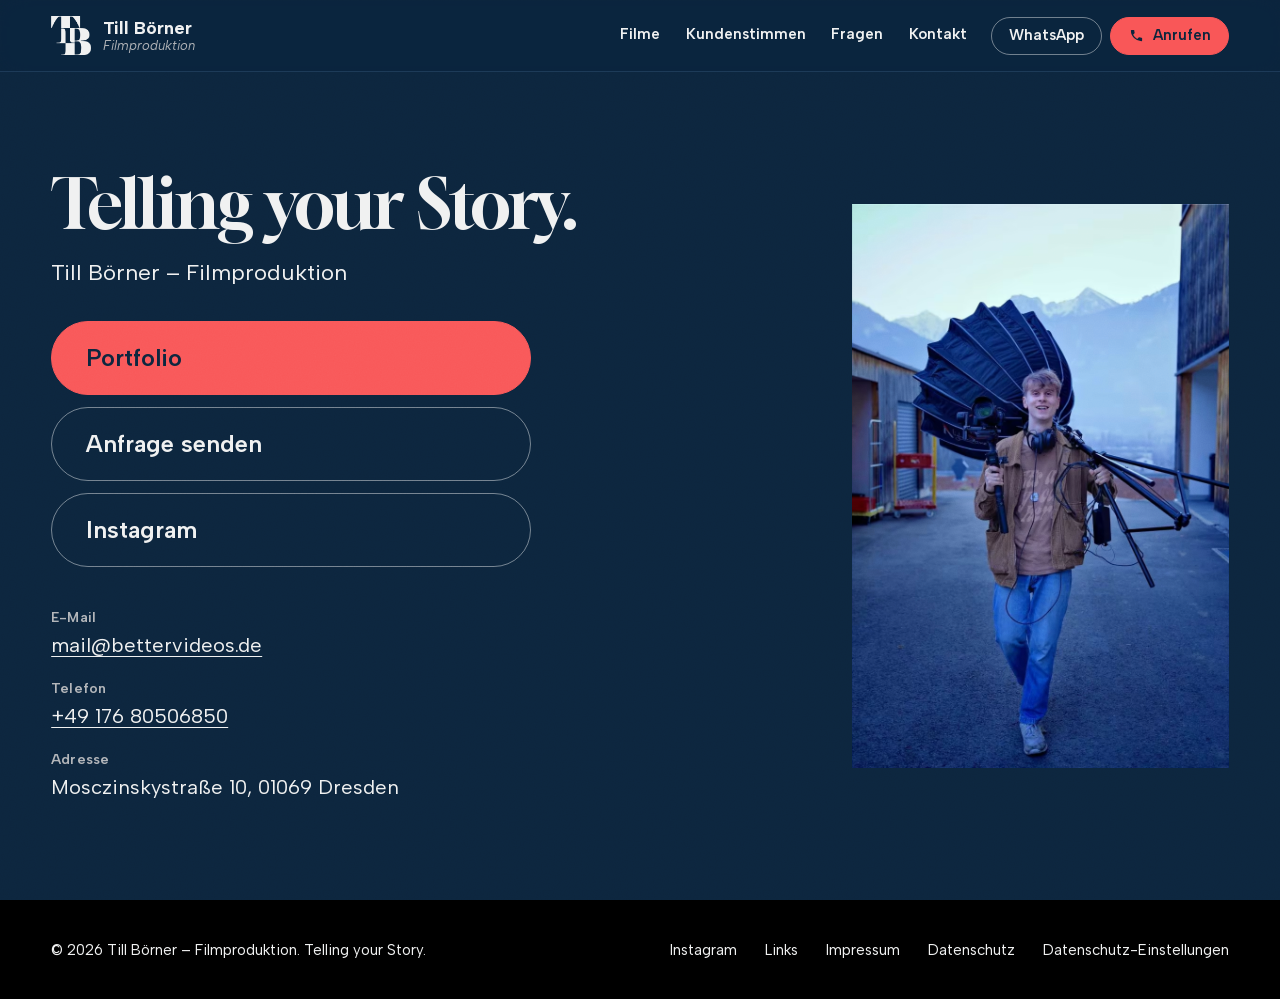
<file: links.html>
<!doctype html>
<html lang="de">
<head>
  <meta charset="utf-8">
  <meta name="viewport" content="width=device-width, initial-scale=1">
  <title>Links – Till Börner</title>
  <meta name="description" content="Alle Wege zu Till Börner – Filmproduktion: Website, Kontakt, WhatsApp und Instagram.">
  <link rel="canonical" href="https://tillboerner.com/links.html">
  <meta name="theme-color" content="#0c253d">
  <link rel="icon" type="image/png" href="assets/img/favicon.png">
  <link rel="apple-touch-icon" href="assets/img/apple-touch-icon.png">
  <link rel="preload" as="font" type="font/woff2" crossorigin href="assets/fonts/gloock-normal-latin.woff2">
  <link rel="stylesheet" href="assets/styles.css?v=16">
</head>
<body>
<a class="skip" href="#inhalt">Zum Inhalt springen</a>

<header class="kopf">
  <div class="wrap kopf__innen">
    <a class="marke" href="index.html" aria-label="Till Börner – Filmproduktion, zur Startseite">
      <span class="marke__logo" aria-hidden="true"></span>
      <span class="marke__name">Till Börner <span class="marke__zusatz">Filmproduktion</span></span>
    </a>
    <button class="menue" type="button" aria-expanded="false" aria-controls="nav">Menü</button>
    <nav class="nav" id="nav" aria-label="Hauptnavigation">
      <a href="index.html#filme">Filme</a>
      <a href="index.html#stimmen">Kundenstimmen</a>
      <a href="index.html#fragen">Fragen</a>
      <a href="index.html#kontakt">Kontakt</a>
    </nav>
    <div class="kopf__aktion">
      <a class="btn btn--linie btn--kompakt" href="https://wa.me/4917680506850">WhatsApp</a>
      <a class="btn btn--kompakt kopf__ruf" href="tel:+4917680506850" aria-label="Anrufen">
        <svg viewBox="0 0 24 24" fill="currentColor" aria-hidden="true"><path d="M6.6 10.8a15.1 15.1 0 0 0 6.6 6.6l2.2-2.2a1 1 0 0 1 1-.25c1.1.37 2.3.57 3.6.57a1 1 0 0 1 1 1V20a1 1 0 0 1-1 1A17 17 0 0 1 3 4a1 1 0 0 1 1-1h3.5a1 1 0 0 1 1 1c0 1.25.2 2.45.57 3.57a1 1 0 0 1-.25 1L6.6 10.8Z"/></svg>
        <span>Anrufen</span>
      </a>
    </div>
  </div>
</header>

<main id="inhalt" class="wrap linkseite">
  <div class="linkseite__inhalt">
    <h1 class="titel">Telling your Story.</h1>
    <p class="gross linkseite__zusatz">Till Börner – Filmproduktion</p>
    <div class="linkliste">
      <a class="btn" href="index.html#filme">Portfolio</a>
      <a class="btn btn--linie" href="index.html#kontakt">Anfrage senden</a>
      <a class="btn btn--linie" href="https://www.instagram.com/tillderburner/" rel="noopener">Instagram</a>
    </div>
    <dl>
      <div><dt>E-Mail</dt><dd><a href="mailto:mail@bettervideos.de">mail@bettervideos.de</a></dd></div>
      <div><dt>Telefon</dt><dd><a href="tel:+4917680506850">+49 176 80506850</a></dd></div>
      <div><dt>Adresse</dt><dd>Mosczinskystraße 10, 01069 Dresden</dd></div>
    </dl>
  </div>
  <figure class="linkseite__bild">
    <picture>
      <source type="image/avif" srcset="assets/img/till-boerner-berge-800.avif">
      <img src="assets/img/till-boerner-berge-800.jpg" alt="Till Börner trägt einen großen Lichtschirm über ein Filmset in den Bergen" width="800" height="1200">
    </picture>
  </figure>
</main>

<footer class="fuss">
  <div class="wrap fuss__innen">
    <span>© <span data-jahr>2026</span> Till Börner – Filmproduktion. Telling your Story.</span>
    <nav aria-label="Rechtliches und Social Media">
      <a href="https://www.instagram.com/tillderburner/" rel="noopener">Instagram</a>
      <a href="links.html">Links</a>
      <a href="impressum.html">Impressum</a>
      <a href="datenschutz.html">Datenschutz</a>
      <button type="button" data-einwilligung-oeffnen hidden>Datenschutz-Einstellungen</button>
    </nav>
  </div>
</footer>

<script src="assets/main.js?v=16" defer></script>
</body>
</html>
</file>
<file: assets/styles.css>
/* Till Börner – Filmproduktion
   Farbwelt aus dem betterVIDEOS Corporate Design: Dunkelblau, Drachenfrucht Pink, Hellblau, Grau. */

/* Schriften liegen lokal – keine Verbindung zu Google.
   Gloock: Überschriften · Albert Sans: Text und Bedienung · Big Shoulders Display: nur der Stempel */
@font-face {
  font-family: 'Albert Sans';
  font-style: italic;
  font-weight: 400 700;
  font-display: swap;
  src: url("fonts/albert-sans-italic-latin-ext.woff2") format("woff2");
  unicode-range: U+0100-02BA, U+02BD-02C5, U+02C7-02CC, U+02CE-02D7, U+02DD-02FF, U+0304, U+0308, U+0329, U+1D00-1DBF, U+1E00-1E9F, U+1EF2-1EFF, U+2020, U+20A0-20AB, U+20AD-20C4, U+2113, U+2C60-2C7F, U+A720-A7FF;
}
@font-face {
  font-family: 'Albert Sans';
  font-style: italic;
  font-weight: 400 700;
  font-display: swap;
  src: url("fonts/albert-sans-italic-latin.woff2") format("woff2");
  unicode-range: U+0000-00FF, U+0131, U+0152-0153, U+02BB-02BC, U+02C6, U+02DA, U+02DC, U+0304, U+0308, U+0329, U+2000-206F, U+20AC, U+2122, U+2191, U+2193, U+2212, U+2215, U+FEFF, U+FFFD;
}
@font-face {
  font-family: 'Albert Sans';
  font-style: normal;
  font-weight: 400 700;
  font-display: swap;
  src: url("fonts/albert-sans-normal-latin-ext.woff2") format("woff2");
  unicode-range: U+0100-02BA, U+02BD-02C5, U+02C7-02CC, U+02CE-02D7, U+02DD-02FF, U+0304, U+0308, U+0329, U+1D00-1DBF, U+1E00-1E9F, U+1EF2-1EFF, U+2020, U+20A0-20AB, U+20AD-20C4, U+2113, U+2C60-2C7F, U+A720-A7FF;
}
@font-face {
  font-family: 'Albert Sans';
  font-style: normal;
  font-weight: 400 700;
  font-display: swap;
  src: url("fonts/albert-sans-normal-latin.woff2") format("woff2");
  unicode-range: U+0000-00FF, U+0131, U+0152-0153, U+02BB-02BC, U+02C6, U+02DA, U+02DC, U+0304, U+0308, U+0329, U+2000-206F, U+20AC, U+2122, U+2191, U+2193, U+2212, U+2215, U+FEFF, U+FFFD;
}
@font-face {
  font-family: 'Gloock';
  font-style: normal;
  font-weight: 400;
  font-display: swap;
  src: url("fonts/gloock-normal-latin-ext.woff2") format("woff2");
  unicode-range: U+0100-02BA, U+02BD-02C5, U+02C7-02CC, U+02CE-02D7, U+02DD-02FF, U+0304, U+0308, U+0329, U+1D00-1DBF, U+1E00-1E9F, U+1EF2-1EFF, U+2020, U+20A0-20AB, U+20AD-20C4, U+2113, U+2C60-2C7F, U+A720-A7FF;
}
@font-face {
  font-family: 'Gloock';
  font-style: normal;
  font-weight: 400;
  font-display: swap;
  src: url("fonts/gloock-normal-latin.woff2") format("woff2");
  unicode-range: U+0000-00FF, U+0131, U+0152-0153, U+02BB-02BC, U+02C6, U+02DA, U+02DC, U+0304, U+0308, U+0329, U+2000-206F, U+20AC, U+2122, U+2191, U+2193, U+2212, U+2215, U+FEFF, U+FFFD;
}
@font-face {
  font-family: 'Big Shoulders Display';
  font-style: normal;
  font-weight: 700 900;
  font-display: swap;
  src: url("fonts/big-shoulders-display-normal-latin.woff2") format("woff2");
  unicode-range: U+0000-00FF, U+0131, U+0152-0153, U+02BB-02BC, U+02C6, U+02DA, U+02DC, U+0304, U+0308, U+0329, U+2000-206F, U+20AC, U+2122, U+2191, U+2193, U+2212, U+2215, U+FEFF, U+FFFD;
}

:root {
  /* betterVIDEOS-Farbwelt. Die Namen beschreiben die Rolle, nicht den Farbton:
     So lässt sich die ganze Farbwelt an dieser einen Stelle austauschen. */
  --grund: #0c253d;       /* Seitenhintergrund */
  --flaeche: #123250;     /* abgesetzte Abschnitte und Flächen */
  --linie: #2a4a69;       /* Trennlinien */
  --schrift: #f0f1f1;     /* Text – und als Fläche die umgekehrte Szene (Garantie) */
  --leise: #b1b4b8;       /* Nebentext */
  --akzent: #f95758;      /* Drachenfrucht Pink: Knöpfe und Hervorhebungen */
  --zweit: #90c4de;       /* Hellblau: leise Hervorhebungen im Text */
  --auf-akzent: #0c253d;  /* Text auf Akzentflächen */
  --auf-bild: #f0f1f1;    /* Text auf Fotos, Videos und Schwarz */
  --schwarz: #000;        /* Logo-Band, Fuß, Videoflächen */
  --stempel: #f95758;     /* Stempelfarbe */
  --schatten: 4 14 26;    /* dunkler Verlauf über Bildern, als RGB-Kanäle */
  /* dieselben Farben als Kanäle, für Transparenzen: rgb(var(--grund-rgb) / 0.8) läuft in jedem Browser */
  --grund-rgb: 12 37 61;
  --schrift-rgb: 240 241 241;
  --linie-rgb: 42 74 105;

  --display: "Gloock", Georgia, "Times New Roman", serif;  /* große Überschriften */
  --ui: "Albert Sans", "Helvetica Neue", Arial, sans-serif;    /* Navigation, Knöpfe, kleine Überschriften */
  --text: "Albert Sans", "Helvetica Neue", Arial, sans-serif;
  --stempelschrift: "Big Shoulders Display", "Arial Narrow", sans-serif;

  --rand: clamp(1.125rem, 4vw, 4rem);
  --abstand: clamp(4.5rem, 11vw, 10rem);
  --kopf: 4.5rem;
  --rund: clamp(1rem, 1.6vw, 1.5rem);  /* Rundung für Flächen und Bilder */
}

*, *::before, *::after { box-sizing: border-box; }

html {
  scroll-padding-top: calc(var(--kopf) + 1rem);
  -webkit-text-size-adjust: 100%;
}
/* Weiches Scrollen schaltet main.js erst nach dem Laden ein. Direktaufrufe wie /#filme
   landen so sofort am Ziel, statt beim Laden die halbe Seite hinunterzufahren. */
html.weich { scroll-behavior: smooth; }

body {
  margin: 0;
  background: var(--grund);
  color: var(--schrift);
  font-family: var(--text);
  font-size: 1.1875rem;
  line-height: 1.6;
  font-optical-sizing: auto;
  -webkit-font-smoothing: antialiased;
}

/* Filmkorn über der Seite – kaum sichtbar, aber es nimmt den Flächen das Digitale.
   Kopfzeile (110) und Player (101) liegen darüber: auf Tills Filmen hat fremdes Korn nichts verloren. */
body::after {
  content: "";
  position: fixed;
  inset: 0;
  z-index: 100;
  pointer-events: none;
  opacity: 0.07;
  mix-blend-mode: overlay;
  background-image: url("data:image/svg+xml,%3Csvg xmlns='http://www.w3.org/2000/svg' width='220' height='220'%3E%3Cfilter id='n'%3E%3CfeTurbulence type='fractalNoise' baseFrequency='.85' numOctaves='2' stitchTiles='stitch'/%3E%3CfeColorMatrix values='0 0 0 0 1 0 0 0 0 1 0 0 0 0 1 0 0 0 1 0'/%3E%3C/filter%3E%3Crect width='100%25' height='100%25' filter='url(%23n)'/%3E%3C/svg%3E");
}

img { display: block; max-width: 100%; height: auto; }
/* <picture> soll im Layout nicht existieren: Das <img> verhält sich wie ein direktes Kind,
   und <source> darf in Rastern und Flexboxen keinen Platz belegen. */
picture { display: contents; }
picture > source { display: none; }
a { color: inherit; text-underline-offset: 0.18em; text-decoration-thickness: 1px; }
a:hover { text-decoration-color: var(--akzent); }
p { margin: 0 0 1em; max-width: 62ch; }
p, li { text-wrap: pretty; }
figure { margin: 0; }
p:last-child { margin-bottom: 0; }
h1, h2, h3 { margin: 0; font-weight: 800; }
button { font: inherit; color: inherit; background: none; border: 0; padding: 0; cursor: pointer; }
ul, ol { margin: 0; padding: 0; list-style: none; }

:focus-visible { outline: 2px solid var(--akzent); outline-offset: 3px; border-radius: 2px; }
/* In beschnittenen Rahmen sitzt der Fokusring innen, sonst schneidet overflow ihn ab. */
.poster:focus-visible, .film:focus-visible, .clip:focus-visible, .programm__rolle:focus-visible { outline-offset: -4px; }
::selection { background: var(--akzent); color: var(--grund); }

.skip {
  position: absolute; left: var(--rand); top: -4rem; z-index: 200;
  background: var(--akzent); color: var(--auf-akzent); padding: 0.5rem 1rem;
  font-family: var(--ui); font-weight: 700; text-decoration: none;
}
.skip:focus { top: 0.75rem; }

.sr { position: absolute; width: 1px; height: 1px; overflow: hidden; clip-path: inset(50%); white-space: nowrap; }
.mit-abstand { margin-top: 1.75rem; }

.wrap { padding-inline: var(--rand); max-width: 110rem; margin-inline: auto; }
.sec { padding-block: var(--abstand); }

/* Plakat-Überschrift: die eine laute Stimme der Seite */
.titel {
  font-family: var(--display);
  font-weight: 900;
  text-transform: uppercase;
  font-size: clamp(2.75rem, 7.4vw, 7.5rem);
  line-height: 0.9;
  letter-spacing: -0.005em;
  text-wrap: balance;
  max-width: 16ch;
}
.titel--breit { max-width: 22ch; }
.titel--klein { font-size: clamp(2.25rem, 4.6vw, 4.5rem); }

.gross { font-size: clamp(1.35rem, 2.1vw, 1.875rem); line-height: 1.38; max-width: 34ch; text-wrap: balance; }
.kursiv { font-style: italic; }
.leise { color: var(--leise); }
.klein { font-size: 0.9375rem; line-height: 1.5; }
@media (max-width: 34rem) {
  p, li { hyphens: auto; hyphenate-limit-chars: 8 4 4; }
  /* Große Sätze, Zitate, Namen und Filmtitel werden nie automatisch getrennt */
  .gross, .play, .film, .clip__name { hyphens: manual; }
}

/* Buttons */
.btn {
  display: inline-flex; align-items: center; gap: 0.6em;
  font-family: var(--ui); font-weight: 800; font-size: 1.25rem; letter-spacing: 0.02em;
  line-height: 1; text-decoration: none; white-space: nowrap;
  padding: 0.85em 1.5em; border-radius: 999px;
  background: var(--akzent); color: var(--auf-akzent);
  border: 1.5px solid var(--akzent);
  transition: background-color 0.18s, color 0.18s, border-color 0.18s;
}
.btn:hover { background: var(--schrift); border-color: var(--schrift); color: var(--grund); }
.btn--linie { background: transparent; color: var(--schrift); border-color: rgb(var(--schrift-rgb) / 0.45); }
.btn--linie:hover { background: var(--schrift); color: var(--grund); }
.btn--kompakt { font-size: 1.0625rem; padding: 0.6em 1.1em; }
.btn svg { width: 1em; height: 1em; flex: none; }
.btnreihe { display: flex; flex-wrap: wrap; gap: 0.75rem; }

/* ───────── Kopf ───────── */
.kopf {
  position: sticky; top: 0; z-index: 110;
  height: var(--kopf);
  background: rgb(var(--grund-rgb) / 0.82);
  backdrop-filter: blur(14px) saturate(1.2);
  -webkit-backdrop-filter: blur(14px) saturate(1.2);
  border-bottom: 1px solid rgb(var(--linie-rgb) / 0.6);
}
.kopf__innen { height: 100%; display: flex; align-items: center; gap: 1.5rem; }
.marke { display: flex; align-items: center; gap: 0.75rem; text-decoration: none; margin-right: auto; }
/* Das Logo ist eine Maske und nimmt die Textfarbe an – so passt es zu jeder Farbwelt. */
.marke__logo {
  flex: none; width: 2.49rem; height: 2.4rem; background: currentColor;
  -webkit-mask: url("img/tb-logo.webp") center / contain no-repeat; mask: url("img/tb-logo.webp") center / contain no-repeat;
}
.marke__name { font-family: var(--ui); font-weight: 800; font-size: 1.375rem; letter-spacing: 0.02em; line-height: 1; white-space: nowrap; }
.marke__zusatz { display: block; font-family: var(--text); font-weight: 400; font-style: italic; font-size: 0.875rem; letter-spacing: 0; color: var(--leise); margin-top: 0.2em; }
.nav { display: flex; gap: clamp(1rem, 2vw, 2rem); }
.nav a { font-family: var(--ui); font-weight: 700; font-size: 1.1875rem; letter-spacing: 0.03em; text-decoration: none; padding-block: 0.4rem; border-bottom: 2px solid transparent; }
.nav a:hover, .nav a[aria-current="true"] { border-bottom-color: var(--akzent); }
.kopf__aktion { display: flex; gap: 0.5rem; }

.menue { display: none; }
@media (max-width: 62rem) {
  .kopf__innen { gap: 0.5rem; }
  .menue {
    display: inline-flex; align-items: center; gap: 0.55em; order: 3;
    font-family: var(--ui); font-weight: 800; font-size: 1.0625rem; letter-spacing: 0.02em; line-height: 1;
    padding: 0.6em 0.2em 0.6em 0.6em;
  }
  .menue::after {
    content: ""; width: 1.15rem; height: 0.7rem;
    background: linear-gradient(currentColor 0 0) top / 100% 2px no-repeat, linear-gradient(currentColor 0 0) bottom / 100% 2px no-repeat;
    transition: height 0.2s;
  }
  .menue[aria-expanded="true"]::after { height: 2px; }
  .nav {
    position: absolute; left: 0; right: 0; top: 100%;
    flex-direction: column; gap: 0;
    padding: 0.5rem var(--rand) 1.25rem;
    background: var(--grund); border-bottom: 1px solid var(--linie);
    visibility: hidden; opacity: 0; translate: 0 -0.5rem;
    transition: opacity 0.2s, translate 0.2s, visibility 0s 0.2s;
  }
  .kopf[data-offen] .nav { visibility: visible; opacity: 1; translate: 0; transition-delay: 0s; }
  .nav a { font-size: 1.75rem; padding-block: 0.7rem; border-bottom: 1px solid var(--linie); }
  .nav a:hover, .nav a[aria-current="true"] { border-bottom-color: var(--linie); color: var(--akzent); }
}
@media (max-width: 34rem) {
  .marke__zusatz { display: none; }
  .kopf__aktion .btn--linie { display: none; }
  .kopf__ruf span { display: none; }
  .kopf__ruf { padding: 0.7em; font-size: 1.125rem; }
}

/* ───────── Hero ─────────
   Das Showreel läuft bildfüllend im Hintergrund, Titel und Knöpfe liegen unten links darüber.
   z-index 101: über dem Filmkorn (100), unter der Kopfzeile (110). */
.hero {
  position: relative; z-index: 101; isolation: isolate; overflow: hidden;
  display: grid; align-items: end;
  min-height: calc(100svh - var(--kopf));
  background: var(--schwarz); color: var(--auf-bild);
}
.hero__film { position: absolute; inset: 0; z-index: -2; container-type: size; overflow: hidden; }
.hero__film img { width: 100%; height: 100%; object-fit: cover; }
/* Das Showreel liegt als eigene Videodatei auf dem Server und deckt die Fläche wie das Standbild darunter. */
.hero__film video { position: absolute; inset: 0; width: 100%; height: 100%; object-fit: cover; pointer-events: none; opacity: 0; transition: opacity 1.4s; }
.hero__film video.laeuft { opacity: 1; }
/* Verlauf, damit Titel und Knöpfe vor jedem Bild lesbar bleiben */
.hero::before {
  content: ""; position: absolute; inset: 0; z-index: -1; pointer-events: none;
  background: linear-gradient(to top, rgb(var(--schatten) / 0.94), rgb(var(--schatten) / 0.6) 34%, rgb(var(--schatten) / 0.1) 68%, rgb(var(--schatten) / 0.28));
}
.hero__inhalt { width: 100%; padding-block: clamp(4.5rem, 9svh, 7rem) clamp(2.25rem, 4.5vw, 4.5rem); }
.hero__titel {
  font-family: var(--display); font-weight: 400;
  font-size: clamp(3.5rem, min(10.6vw, 17svh), 12rem);
  line-height: 1.02; letter-spacing: -0.02em;
  margin-bottom: 0.14em;
  pointer-events: none;
}
/* Jede Zeile ist ein Fenster, aus dem der Text beim Laden hochfährt. clip-path mit negativem Inset
   lässt Ober- und Unterlängen frei und funktioniert auch in Safari (overflow-clip-margin nicht). */
.hero__titel span { display: block; clip-path: inset(-0.14em -1em); }
.hero__titel i { display: block; font-style: normal; }
/* Optischer Randausgleich: In der Gloock ragt das y nach links aus seiner Zeile, T und S sitzen leicht eingerückt.
   Die Werte gleichen das aus, damit T, y und S auf einer Achse stehen (gemessen an den Buchstabenkanten). */
.hero__titel span:nth-child(1) i { margin-left: -0.01em; }
.hero__titel span:nth-child(2) i { margin-left: 0.05em; }
.hero__titel span:nth-child(3) i { margin-left: -0.028em; }
.hero__text { max-width: 38rem; }
.hero__text .gross { margin-bottom: 1.5rem; }
.hero .btn--linie { border-color: rgb(var(--schrift-rgb) / 0.6); background: rgb(var(--schatten) / 0.25); }

/* Ein orchestrierter Moment: Der Titel fährt hoch, der Text blendet ein. */
@media (prefers-reduced-motion: no-preference) {
  .hero__titel i { animation: hoch 0.95s cubic-bezier(0.2, 0.8, 0.15, 1) both; }
  .hero__titel span:nth-child(2) i { animation-delay: 0.09s; }
  .hero__titel span:nth-child(3) i { animation-delay: 0.18s; }
  .hero__text { animation: ein 0.8s ease-out 0.75s both; }
}
@keyframes hoch { from { translate: 0 130%; } }
@keyframes ein { from { opacity: 0; } }

@media (max-width: 52rem) {
  .hero__titel { font-size: clamp(3.2rem, min(15.4vw, 8.2svh), 7rem); }
}

/* ───────── Kunden ───────── */
.kunden { background: var(--schwarz); color: var(--auf-bild); padding-block: 2.25rem 2.5rem; overflow: hidden; }
.kunden__kopf { display: flex; align-items: baseline; justify-content: space-between; gap: 1rem; margin-bottom: 1.5rem; }
.kunden__kopf h2 { font-family: var(--ui); font-weight: 800; font-size: 1.5rem; letter-spacing: 0.02em; }
.band { display: flex; width: max-content; gap: clamp(0.25rem, 1vw, 1rem); }
.band ul { display: flex; gap: clamp(0.25rem, 1vw, 1rem); flex: none; }
/* Die Logos sind vorab aufbereitet (_quellen/logos-aufbereiten.py): in ihren Originalfarben, freigestellt,
   alle auf derselben Fläche und optisch etwa gleich groß. Hier wird nur noch gesetzt. */
.band img { width: clamp(8.5rem, 13vw, 12.5rem); aspect-ratio: 9 / 5; transition: scale 0.3s cubic-bezier(0.2, 0.8, 0.15, 1); }
/* Das Band läuft immer durch; wer über ein Logo fährt, sieht es etwas größer. */
.band li:hover img { scale: 1.14; }
.kunden__lauf { mask-image: linear-gradient(90deg, transparent, #000 6%, #000 94%, transparent); }
@media (prefers-reduced-motion: no-preference) {
  .band.laeuft { animation: lauf 70s linear infinite; }
  .band.laeuft.gegen { animation-direction: reverse; animation-duration: 84s; }
}
@keyframes lauf { to { translate: calc(-50% - clamp(0.125rem, 0.5vw, 0.5rem)) 0; } }
.band:not(.laeuft) { width: auto; overflow-x: auto; }

/* ───────── Manifest ─────────
   Links die Ansage: „packen“ in Pink, „einschläfern“ durchgestrichen, darunter die pinke Fläche.
   Rechts sieht man Till zum ersten Mal, seine Mission steht als Zitat unter dem Bild. */
.manifest__raster { display: grid; grid-template-columns: minmax(0, 7fr) minmax(0, 5fr); gap: 1.5rem clamp(2rem, 5vw, 5rem); }
/* Die linke Spalte gibt die Höhe vor; rechts füllt das Foto, was über dem Zitat frei bleibt.
   So schließen pinke Fläche und Zitat unten gemeinsam ab, ohne Leerraum dazwischen. */
.manifest__text { display: grid; gap: clamp(1.75rem, 3vw, 2.75rem); align-content: start; }
.titel.manifest__titel { font-size: clamp(2.8rem, 8.2vw, 8.6rem); line-height: 1.04; max-width: 12ch; }
.manifest__titel em { font-style: normal; color: var(--akzent); }
.manifest__titel s { color: var(--leise); text-decoration-line: line-through; text-decoration-color: var(--akzent); text-decoration-thickness: 0.07em; }
.manifest__los {
  margin: 0; max-width: none; padding: clamp(1.5rem, 3vw, 2.75rem); border-radius: var(--rund);
  background: var(--flaeche); color: var(--schrift);
  font-family: var(--ui); font-weight: 500; font-size: clamp(1.25rem, 1.9vw, 1.7rem); line-height: 1.38; text-wrap: pretty;
}
/* Frage und Antwort sind gleich groß und lesen sich als ein Gedanke; die Antwort ist nur fett und kräftig unterstrichen. */
.manifest__los strong { display: block; margin-top: 0.55em; font-weight: 700; }
.manifest__los strong span { text-decoration: underline; text-decoration-color: var(--akzent); text-decoration-thickness: 0.13em; text-underline-offset: 0.22em; }
.manifest__till { display: grid; grid-template-rows: minmax(0, 1fr) auto; gap: clamp(1.25rem, 2.4vw, 2rem); }
.manifest__foto { position: relative; min-height: clamp(16rem, 24vw, 24rem); border-radius: var(--rund); overflow: hidden; background: var(--flaeche); }
.manifest__bild { position: absolute; inset: 0; width: 100%; height: 100%; object-fit: cover; object-position: 50% 30%; }
.zitat { margin: 0; padding-left: clamp(1.1rem, 2vw, 1.6rem); border-left: 3px solid var(--akzent); }
.zitat blockquote { margin: 0; }
.zitat p { margin: 0; max-width: none; font-family: var(--display); font-weight: 400; font-size: clamp(1.5rem, 2.3vw, 2.125rem); line-height: 1.22; text-wrap: balance; }
.zitat p::before { content: "„"; }
.zitat p::after { content: "“"; }
.zitat figcaption { margin-top: 0.9rem; font-family: var(--ui); font-weight: 600; font-size: 0.9375rem; letter-spacing: 0.01em; color: var(--leise); }
.zitat figcaption::before { content: "– "; }
.wort--pink { color: var(--akzent); }
.wort--blau { color: var(--zweit); }
@media (max-width: 52rem) {
  .manifest__raster { grid-template-columns: minmax(0, 1fr); }
  .manifest__till { grid-template-rows: auto; }
  .manifest__foto { aspect-ratio: 1 / 1; min-height: 0; }
}

/* ───────── Ablauf ─────────
   Jeder Schritt hat seine Farbe aus dem Corporate Design: Pink und Hellblau im Wechsel. Das Bild steht fest daneben. */
.ablauf { background: var(--flaeche); }
.ablauf__raster { display: grid; grid-template-columns: repeat(12, minmax(0, 1fr)); gap: 3rem 1.5rem; align-items: start; }
.ablauf__bild { grid-column: 1 / 5; aspect-ratio: 3 / 4; overflow: hidden; }
.ablauf__bild img { width: 100%; height: 100%; object-fit: cover; }
.ablauf__inhalt { grid-column: 6 / 13; }
.schritte { margin-top: clamp(2rem, 4vw, 3.5rem); counter-reset: schritt; display: grid; gap: 0.75rem; }
.schritte li {
  counter-increment: schritt;
  display: grid; grid-template-columns: clamp(3.25rem, 6vw, 5.25rem) minmax(0, 1fr); column-gap: 1.5rem; align-items: center;
  padding: clamp(1.25rem, 2.2vw, 1.9rem) clamp(1.25rem, 2.4vw, 2.25rem);
  background: rgb(var(--grund-rgb) / 0.6); border-left: 5px solid var(--farbe);
}
.schritte li:nth-child(1) { --farbe: var(--akzent); }
.schritte li:nth-child(2) { --farbe: var(--zweit); }
.schritte li:nth-child(3) { --farbe: var(--akzent); }
.schritte li::before {
  content: counter(schritt);
  font-family: var(--display); font-weight: 400; font-size: clamp(3.25rem, 6vw, 5.25rem); line-height: 0.85;
  color: var(--farbe);
}
.schritte h3 { font-family: var(--ui); font-weight: 600; font-size: clamp(1.3rem, 1.9vw, 1.625rem); line-height: 1.15; letter-spacing: -0.01em; margin-bottom: 0.4rem; }
.schritte p { max-width: 46ch; }
.ablauf__schluss { margin-top: clamp(1.5rem, 2.6vw, 2.25rem); max-width: none; }
@media (max-width: 52rem) {
  .ablauf__bild { grid-column: 1 / -1; aspect-ratio: 4 / 3; }
  .ablauf__bild img { object-position: 50% 22%; }
  .ablauf__inhalt { grid-column: 1 / -1; }
}

/* ───────── Filme ───────── */
.filme__kopf { display: flex; flex-wrap: wrap; align-items: end; justify-content: space-between; gap: 1.5rem; margin-bottom: clamp(2rem, 4vw, 3.5rem); }
.filme__wahl { display: grid; gap: 0.9rem; justify-items: start; max-width: 38ch; }
.filme__wahl p { margin: 0; }

/* Überblick: die Projekte als Raster in einem Dialog, die Kacheln ploppen nacheinander auf.
   Solange ein Dialog offen ist, lässt sich die Seite dahinter nicht scrollen. */
html:has(dialog[open]) { overflow: hidden; }
.raster { overflow-y: auto; overscroll-behavior: contain; border: 0; padding: clamp(1.25rem, 3vw, 2.5rem); width: min(74rem, 100vw - 2rem); max-height: min(52rem, 100svh - 2rem); background: var(--grund); color: var(--schrift); box-shadow: 0 0 0 1px var(--linie), 0 2rem 5rem rgb(var(--schatten) / 0.6); }
.raster::backdrop { background: rgb(var(--schatten) / 0.82); -webkit-backdrop-filter: blur(6px); backdrop-filter: blur(6px); }
.raster__kopf { display: flex; align-items: baseline; justify-content: space-between; gap: 1rem; margin-bottom: 1.25rem; }
.raster__kopf h2 { font-family: var(--display); font-weight: 400; font-size: clamp(1.75rem, 3vw, 2.5rem); line-height: 1.1; }
.raster__zu { font-family: var(--ui); font-weight: 600; font-size: 0.9375rem; padding: 0.3rem 0; }
.raster__zu:hover { color: var(--akzent); }
/* Eigene Terminbuchung: links Tills Foto mit einem Satz von ihm, rechts eine helle Fläche mit Tag, Uhrzeit, Angaben */
.termin { --hell: #f0f1f1; --tinte: var(--grund); --tinte-leise: #4a5d70; --strich: #d3d9de;
  border: 0; padding: 0; overflow: hidden; width: min(70rem, 100vw - 2rem); max-width: none; height: min(43rem, 100svh - 2rem); max-height: none;
  border-radius: var(--rund); background: var(--hell); color: var(--tinte); box-shadow: 0 2rem 5rem rgb(var(--schatten) / 0.6); }
.termin[open] { display: grid; grid-template-columns: minmax(0, 0.62fr) minmax(0, 1fr); }
.termin::backdrop { background: rgb(var(--schatten) / 0.82); -webkit-backdrop-filter: blur(6px); backdrop-filter: blur(6px); }
.termin :focus-visible { outline-color: var(--tinte); }
.termin__bild { position: relative; margin: 0; background: var(--schwarz); min-height: 0; }
.termin__bild picture, .termin__bild img { display: block; width: 100%; height: 100%; }
.termin__bild img { object-fit: cover; object-position: 50% 30%; }
.termin__bild figcaption { position: absolute; inset: auto 0 0 0; padding: 7rem clamp(1.5rem, 2.6vw, 2.5rem) clamp(1.5rem, 2.4vw, 2.25rem); background: linear-gradient(transparent, rgb(var(--schatten) / 0.9) 60%); color: var(--auf-bild); }
.termin__bild q { quotes: none; display: block; font-family: var(--display); font-size: clamp(1.4rem, 2.2vw, 2.05rem); line-height: 1.14; text-wrap: balance; }
.termin__bild figcaption span { display: block; margin-top: 0.8rem; font-family: var(--ui); font-weight: 600; font-size: 0.9375rem; color: #c6ddf5; }
.termin__seite { display: flex; flex-direction: column; min-width: 0; min-height: 0; overflow-y: auto; overscroll-behavior: contain; padding: clamp(1.25rem, 2.2vw, 2.25rem) clamp(1.25rem, 3.2vw, 3.25rem) clamp(1.5rem, 2.6vw, 2.5rem); }
.termin__zu { display: flex; justify-content: flex-end; }
.termin__zu .raster__zu:hover { color: inherit; text-decoration: underline; text-underline-offset: 3px; }
.termin__inhalt { flex: 1; display: flex; flex-direction: column; min-width: 0; }
.termin__titel { font-family: var(--display); font-weight: 400; font-size: clamp(2rem, 3.6vw, 2.9rem); line-height: 1.05; text-wrap: balance; outline: none; }
.termin__text { margin: 0.6rem 0 0; max-width: 44ch; font-size: 1.0625rem; line-height: 1.5; color: var(--tinte-leise); }
.termin__text:empty { display: none; }
.termin__text a, .termin__recht a { color: var(--tinte); }
.termin__gross { margin: 1.25rem 0 0; font-weight: 600; font-size: clamp(1.25rem, 2.2vw, 1.5rem); }
.termin__gruss { color: var(--tinte); font-weight: 600; margin-bottom: 1.75rem; }
.termin__meldung { order: -1; margin: 0 0 1.25rem; padding: 0.8rem 1.1rem; border-radius: calc(var(--rund) * 0.6); background: #fff; border-left: 4px solid var(--akzent); font-weight: 600; }
/* Tage als Kapseln zum Durchwischen; rechts läuft das Band weich aus */
.termin__band { display: flex; gap: 0.6rem; margin: 1.5rem calc(-1 * clamp(1.25rem, 3.2vw, 3.25rem)) 0 0; padding: 4px clamp(1.25rem, 3.2vw, 3.25rem) 4px 4px; margin-left: -4px;
  overflow-x: auto; scrollbar-width: none; scroll-snap-type: x proximity; -webkit-mask: linear-gradient(90deg, #000 calc(100% - 4rem), transparent); mask: linear-gradient(90deg, #000 calc(100% - 4rem), transparent); }
.termin__band::-webkit-scrollbar { display: none; }
.termin__kap { flex: none; display: flex; flex-direction: column; align-items: center; justify-content: center; gap: 0.1rem; width: 4.5rem; height: 6.25rem; border-radius: 2.25rem; background: #fff; scroll-snap-align: start; transition: background-color 0.15s, color 0.15s; }
.termin__kap span { font-family: var(--ui); font-weight: 600; font-size: 0.875rem; color: var(--tinte-leise); }
.termin__kap b { font-family: var(--display); font-weight: 400; font-size: 2.1rem; line-height: 1; }
.termin__kap[aria-pressed="true"] { background: var(--tinte); color: var(--hell); }
/* Platzhalter, solange der Kalender antwortet */
.termin__kap--leer { background: #fff; opacity: 0.55; }
.termin__warte { margin-top: 1.5rem; }
@media (prefers-reduced-motion: no-preference) {
  .termin__kap--leer { animation: warten 1.2s ease-in-out infinite alternate; }
  .termin__kap--leer:nth-child(2n) { animation-delay: 0.3s; }
  @keyframes warten { from { opacity: 0.3; } to { opacity: 0.7; } }
}
.termin__kap[aria-pressed="true"] span { color: #c6ddf5; }
/* Uhrzeiten als Liste in drei Spalten */
.termin__spalten { display: grid; grid-template-columns: repeat(3, minmax(0, 1fr)); gap: 0 clamp(1.25rem, 2.6vw, 2.25rem); margin-top: 1.5rem; }
.termin__spalte p { margin: 0 0 0.2rem; font-family: var(--ui); font-weight: 600; font-size: 0.9375rem; color: var(--tinte-leise); }
.termin__zeit, .termin__leer { display: block; width: calc(100% + 1.6rem); margin-inline: -0.8rem; padding: 0.55rem 0.8rem; border-bottom: 1px solid var(--strich); text-align: left; font-family: var(--ui); font-weight: 600; font-size: 1.125rem; font-variant-numeric: tabular-nums; transition: background-color 0.15s; }
.termin__leer { border-bottom: 0; font-weight: 400; font-size: 1rem; color: var(--tinte-leise); }
.termin__zeit[aria-pressed="true"] { background: var(--akzent); border-color: transparent; border-radius: 999px; }
@media (hover: hover) {
  .termin__kap:hover:not([aria-pressed="true"]) { background: #c6ddf5; }
  .termin__zeit:hover:not([aria-pressed="true"]) { background: #fff; border-color: transparent; border-radius: 999px; }
}
.termin__fuss { margin-top: auto; padding-top: 1.5rem; display: flex; flex-wrap: wrap; align-items: center; justify-content: space-between; gap: 0.75rem 1.5rem; }
.termin__wahl { margin: 0; font-weight: 600; font-size: 1.0625rem; }
.termin .btn { background: var(--tinte); border-color: var(--tinte); color: var(--hell); }
.termin .btn:hover { background: var(--akzent); border-color: var(--akzent); color: var(--tinte); }
.termin .btn:disabled { opacity: 0.35; cursor: default; background: var(--tinte); border-color: var(--tinte); color: var(--hell); }
.termin__gewaehlt { display: inline-flex; flex-wrap: wrap; align-items: baseline; gap: 0.25rem 0.75rem; align-self: flex-start; margin: 1rem 0 0; padding: 0.55rem 1.1rem; border-radius: 1.5rem; background: #fff; font-weight: 600; }
.termin__gewaehlt button { font: inherit; text-decoration: underline; text-underline-offset: 3px; color: var(--tinte-leise); }
.termin__gewaehlt button:hover { color: var(--tinte); }
.termin__form { display: grid; grid-template-columns: repeat(2, minmax(0, 1fr)); gap: 0.9rem 1.25rem; margin-top: 1.25rem; }
.termin__feld { display: grid; gap: 0.35rem; }
.termin__feld:nth-of-type(n+3), .termin__recht, .termin__form .btn { grid-column: 1 / -1; }
.termin__feld span { font-family: var(--ui); font-weight: 600; font-size: 0.875rem; color: var(--tinte-leise); }
.termin__feld input, .termin__feld textarea { width: 100%; padding: 0.75rem 1rem; border: 1px solid var(--strich); border-radius: calc(var(--rund) * 0.6); background: #fff; color: var(--tinte); font: inherit; font-size: 1.0625rem; }
.termin__feld textarea { resize: vertical; min-height: 5rem; }
.termin__feld input:focus-visible, .termin__feld textarea:focus-visible { outline-offset: 0; border-color: var(--tinte); }
.termin__falle { position: absolute; left: -200vw; width: 1px; height: 1px; opacity: 0; }
.termin__recht { margin: 0; font-size: 0.9375rem; color: var(--tinte-leise); }
.termin__form .btn, .termin__inhalt > .btn { justify-self: start; align-self: flex-start; }
@media (max-width: 52rem) {
  /* Handy und kleines Tablet: bildschirmfüllend, das Foto wird zum Kopfstreifen */
  .termin { position: fixed; inset: 0; width: auto; height: auto; margin: 0; border-radius: 0; }
  .termin[open] { grid-template-columns: minmax(0, 1fr); grid-template-rows: min(14.5rem, 30svh) minmax(0, 1fr); }
  .termin__bild img { object-position: 50% 30%; }
  .termin__bild figcaption { display: none; }
  .termin__zu { position: absolute; top: 0.75rem; right: 0.75rem; z-index: 1; }
  .termin__zu .raster__zu { padding: 0.45rem 0.9rem; border-radius: 999px; background: var(--hell); }
  .termin--rahmen .termin__zu { position: static; }
  .termin--rahmen .termin__zu .raster__zu { padding: 0.3rem 0; background: none; }
  .termin__spalten { gap: 0 1.25rem; }
  .termin__zeit { font-size: 1rem; }
  .termin__form { grid-template-columns: minmax(0, 1fr); }
  .termin__feld input, .termin__feld textarea { font-size: 1rem; }
  .termin__fuss .btn, .termin__form .btn { flex: 1; justify-content: center; justify-self: stretch; align-self: stretch; }
}

/* Übergang ohne Apps-Script: rechts die Buchungsseite von Google. Sie ist von Haus aus weiß, deshalb weißer Grund. */
.termin--rahmen { --hell: #fff; }
.termin--rahmen .termin__seite { padding: 0.75rem 0 0; overflow: hidden; }
.termin--rahmen .termin__zu { padding: 0 1.25rem 0.5rem; }
.termin__rahmen { flex: 1; width: 100%; min-height: 0; border: 0; background: #fff; filter: grayscale(1) contrast(1.12); }
/* Googles Blau wird zu Grau, die dunkelblaue Schicht darüber hellt nur auf: Schwarz wird Dunkelblau, Weiß bleibt Weiß. */
.termin--rahmen .termin__seite { position: relative; }
.termin--rahmen .termin__seite::after { content: ""; position: absolute; inset: 0; background: var(--grund); mix-blend-mode: screen; pointer-events: none; }
.raster__liste { display: grid; grid-template-columns: repeat(4, minmax(0, 1fr)); gap: 1rem 0.75rem; }
.raster__film { display: block; width: 100%; text-align: left; }
.raster__film span { display: block; position: relative; aspect-ratio: 16 / 9; overflow: hidden; background: var(--schwarz); }
.raster__film img { width: 100%; height: 100%; object-fit: cover; transition: scale 0.4s cubic-bezier(0.2, 0.8, 0.15, 1); }
.raster__film:hover img, .raster__film:focus-visible img { scale: 1.06; }
.raster__film b { display: block; margin-top: 0.5rem; font-family: var(--ui); font-weight: 600; font-size: 0.9375rem; line-height: 1.25; }
.raster__film:hover b { color: var(--akzent); }
@media (prefers-reduced-motion: no-preference) {
  .raster[open] { animation: plopp 0.32s cubic-bezier(0.2, 1.2, 0.3, 1) both; }
  .raster[open] .raster__liste li { animation: plopp 0.42s cubic-bezier(0.2, 1.3, 0.3, 1) both; animation-delay: calc(var(--i) * 28ms + 80ms); }
}
@keyframes plopp { from { opacity: 0; scale: 0.9; } }
@media (max-width: 62rem) { .raster__liste { grid-template-columns: repeat(3, minmax(0, 1fr)); } }
@media (max-width: 34rem) { .raster__liste { grid-template-columns: repeat(2, minmax(0, 1fr)); } }
/* Die Bühne bestimmt die Zeilenhöhe; das Programm füllt sie aus und scrollt in sich. */
.kino { display: grid; grid-template-columns: minmax(0, 2.15fr) minmax(17rem, 1fr); gap: 0.85rem 1.5rem; }
.buehne { position: relative; z-index: 101; aspect-ratio: 16 / 9; background: var(--schwarz); overflow: hidden; }
.buehne iframe, .clip iframe, .saal__bild iframe { position: absolute; inset: 0; width: 100%; height: 100%; border: 0; }
.poster { position: absolute; inset: 0; width: 100%; height: 100%; display: block; text-decoration: none; color: var(--auf-bild); }
.poster img { width: 100%; height: 100%; object-fit: cover; transition: scale 0.6s cubic-bezier(0.2, 0.8, 0.15, 1), opacity 0.3s; }
.poster:hover img { scale: 1.025; }
.poster::after { content: ""; position: absolute; inset: 0; background: linear-gradient(to top, rgb(var(--schatten) / 0.72), transparent 45%); }
.play {
  position: absolute; left: clamp(1rem, 2.4vw, 2rem); bottom: clamp(1rem, 2.4vw, 2rem); z-index: 2;
  display: flex; align-items: center; gap: 0.9rem; text-align: left;
  font-family: var(--ui); font-weight: 800; font-size: clamp(1.25rem, 2vw, 1.75rem); letter-spacing: 0.02em; line-height: 1.05;
}
.play__knopf { flex: none; display: grid; place-items: center; width: clamp(3.25rem, 5vw, 4.5rem); aspect-ratio: 1; border-radius: 50%; background: var(--akzent); color: var(--auf-akzent); transition: scale 0.2s; }
.poster:hover .play__knopf { scale: 1.08; }
.play__knopf svg { width: 38%; margin-left: 8%; }
.play small { display: block; font-family: var(--text); font-weight: 400; font-style: italic; font-size: 0.9375rem; letter-spacing: 0; color: inherit; opacity: 0.85; margin-top: 0.2rem; }
.buehne__hinweis { grid-column: 1; max-width: none; }

.programm { position: relative; min-height: 0; }
.programm__rolle {
  position: absolute; inset: 0; overflow-y: auto; overscroll-behavior: contain;
  scrollbar-width: thin; scrollbar-color: var(--leise) transparent;
  padding: 0 0.5rem 3.5rem 0;
  mask-image: linear-gradient(#000 calc(100% - 4rem), transparent);
}
.programm__rolle[data-ende] { mask-image: none; }
.programm h3 { font-family: var(--ui); font-weight: 800; font-size: 1.1875rem; letter-spacing: 0.03em; color: var(--leise); padding-block: 0 0.6rem; }
.programm ul + h3 { margin-top: 1.75rem; }
.film {
  display: grid; grid-template-columns: 6.5rem minmax(0, 1fr) auto; gap: 0.9rem; align-items: center;
  width: 100%; text-align: left; text-decoration: none; padding: 0.55rem 0.6rem; border-top: 1px solid var(--linie);
  position: relative; transition: background-color 0.15s, box-shadow 0.15s;
}
.film img { width: 6.5rem; aspect-ratio: 16 / 9; object-fit: cover; background: var(--flaeche); }
.film__name { font-family: var(--ui); font-weight: 800; font-size: 1.25rem; line-height: 1.05; letter-spacing: 0.01em; }
.film__art { display: block; font-family: var(--text); font-weight: 400; font-style: italic; font-size: 0.9375rem; color: var(--leise); margin-top: 0.15rem; }
.film__zeit { font-family: var(--ui); font-weight: 700; font-size: 1.0625rem; color: var(--leise); }
.film:hover { background: var(--flaeche); }
.film[aria-current="true"] { background: var(--flaeche); box-shadow: inset 3px 0 0 var(--akzent); }
.film[aria-current="true"] .film__zeit { color: var(--zweit); }

@media (max-width: 62rem) {
  .kino { grid-template-columns: minmax(0, 1fr); }
  .buehne__hinweis { grid-row: 2; margin-bottom: 1rem; }
  .programm__rolle { position: static; overflow: visible; padding: 0; mask-image: none; }
}

/* ───────── Hochformat ───────── */
.hoch { background: var(--flaeche); }
.hoch__kopf { display: grid; gap: clamp(1.25rem, 2.4vw, 2rem); margin-bottom: clamp(2rem, 4vw, 3.5rem); }
.hoch__kopf .titel { max-width: 19ch; font-size: clamp(2.2rem, 4.5vw, 4.6rem); }
/* Links Titel und Versprechen, rechts die drei Orte als kleines Plakat */
.hoch__kopf { grid-template-columns: minmax(0, 1.25fr) minmax(0, 1fr); align-items: end; column-gap: clamp(2rem, 5vw, 5rem); }
.hoch__kopf .titel, .hoch__los { grid-column: 1; }
.hoch__los { margin: 0; max-width: 30ch; }
.hoch__orte { grid-column: 2; grid-row: 1 / span 2; margin: 0; max-width: none; padding-left: clamp(1.25rem, 2.4vw, 2rem); border-left: 1px solid var(--linie); }
.hoch__orte > span { display: block; }
.hoch__ob { font-family: var(--ui); font-weight: 600; font-size: 1.0625rem; color: var(--leise); margin-bottom: 0.35rem; }
.hoch__ort { font-family: var(--display); font-weight: 400; font-size: clamp(1.9rem, 3.4vw, 3.4rem); line-height: 1.08; }
.hoch__ort small { font-family: var(--ui); font-weight: 600; font-size: 1.0625rem; color: var(--leise); vertical-align: 0.35em; }
.hoch__fazit { margin-top: 0.9rem; max-width: 26ch; font-size: clamp(1.0625rem, 1.4vw, 1.25rem); line-height: 1.4; }
@media (max-width: 52rem) {
  .hoch__kopf { grid-template-columns: minmax(0, 1fr); }
  .hoch__orte { grid-column: 1; grid-row: auto; }
}
.reels { display: grid; grid-template-columns: repeat(6, minmax(0, 1fr)); gap: 0.75rem; }
.clip { position: relative; z-index: 101; display: block; width: 100%; background: var(--schwarz); overflow: hidden; text-decoration: none; }
.clip--hoch { aspect-ratio: 9 / 16; }
.clip--quer { aspect-ratio: 16 / 9; }
.clip .play { font-size: 1.25rem; left: 0.9rem; bottom: 0.9rem; right: 0.9rem; gap: 0.7rem; }
.clip .play__knopf { width: 2.75rem; }
.clip .play small { font-size: 0.875rem; }
.hoch__fuss { margin-top: 1.75rem; display: flex; flex-wrap: wrap; gap: 1rem 2rem; align-items: center; justify-content: space-between; }
@media (max-width: 62rem) {
  .reels { grid-auto-flow: column; grid-template-columns: none; grid-auto-columns: min(62vw, 15rem); overflow-x: auto; scroll-snap-type: x mandatory; margin-inline: calc(-1 * var(--rand)); padding-inline: var(--rand); scroll-padding-inline: var(--rand); scrollbar-width: none; }
  .reels > li { scroll-snap-align: start; }
}

/* ───────── Kundenstimmen ─────────
   Oben die echten Google-Bewertungen (Elfsight-Widget), darunter die Video-Stimmen als Mosaik:
   zwei Hochformate außen, sechs Querformate in der Mitte. */
/* Die einfliegenden Kacheln starten knapp außerhalb – der Abschnitt schneidet sie ab, damit die Seite nicht seitlich scrollt. */
.stimmen { overflow-x: clip; }
.stimmen__kopf { display: flex; flex-wrap: wrap; align-items: end; justify-content: space-between; gap: 1.25rem 2rem; }
.bewertungen { margin-top: clamp(2rem, 4vw, 3.5rem); min-height: 12rem; }
/* Das Widget setzt gleich hohe Zeilen: neben einer langen Bewertung bleibt eine kurze als fast leerer Kasten stehen.
   main.js misst jede Karte und gibt ihr so viele 4-px-Zeilen, wie sie braucht (Klasse „mauer“).
   Die nächste Karte rückt dann direkt darunter auf; Spaltenzahl und Reihenfolge bestimmt weiter das Widget. */
.bewertungen.mauer .es-grid-layout { grid-auto-rows: 4px !important; grid-template-rows: none !important; row-gap: 0 !important; align-items: start !important; }
.mosaik { display: grid; grid-template-columns: repeat(5, minmax(0, 1fr)); gap: 1.5rem 0.75rem; margin-top: clamp(2rem, 4vw, 3.5rem); }
.mosaik__hoch { grid-row: 1 / 3; display: grid; }
.mosaik__hoch--links { grid-column: 1; }
.mosaik__hoch--rechts { grid-column: 5; }
.mosaik__hoch .clip--hoch { aspect-ratio: auto; height: 100%; min-height: 18rem; }
/* Querformat: Name steht unter dem Bild, weil die Vorschaubilder schon Bauchbinden tragen */
.mosaik .clip--quer .poster::after { background: none; }
.mosaik .clip--quer .play { inset: 0.7rem auto auto 0.7rem; }
.mosaik .clip--quer .play__knopf { width: 2.25rem; }
.clip__name { margin-top: 0.6rem; font-family: var(--ui); font-weight: 600; font-size: 1rem; line-height: 1.2; display: flex; flex-wrap: wrap; align-items: baseline; gap: 0 0.6rem; max-width: none; }
.clip__name span { font-family: var(--text); font-weight: 400; font-style: italic; font-size: 0.875rem; color: var(--leise); letter-spacing: 0; }
@media (max-width: 62rem) {
  .mosaik { grid-template-columns: repeat(2, minmax(0, 1fr)); }
  .mosaik__hoch { grid-row: auto; grid-column: auto; order: 2; }
  .mosaik__hoch .clip--hoch { aspect-ratio: 9 / 16; height: auto; min-height: 0; }
}
@media (max-width: 34rem) {
  .mosaik li:not(.mosaik__hoch) { grid-column: 1 / -1; }
}
/* Einflug: Die Stimmen kommen abwechselnd von links und rechts herein, sobald sie sichtbar werden.
   Die Klasse .flug setzt main.js – ohne JavaScript bleibt alles einfach sichtbar. */
@media (prefers-reduced-motion: no-preference) {
  .flug { opacity: 0; translate: var(--von, -2.5rem) 0; transition: opacity 0.6s ease-out, translate 0.7s cubic-bezier(0.2, 0.8, 0.15, 1); transition-delay: calc(var(--i, 0) * 70ms); }
  .flug.da { opacity: 1; translate: 0; }
}

/* Kinosaal: Reels und Kundenstimmen laufen auf großen Bildschirmen in einem Dialog statt in der kleinen Kachel */
.saal { border: 0; padding: 0; background: transparent; color: var(--auf-bild); max-width: none; max-height: none; overflow: visible; }
.saal::backdrop { background: rgb(var(--schatten) / 0.88); -webkit-backdrop-filter: blur(6px); backdrop-filter: blur(6px); }
.saal__bild { position: relative; background: var(--schwarz); }
.saal__bild--hoch { height: min(84svh, 60rem); aspect-ratio: 9 / 16; }
.saal__bild--quer { width: min(86vw, 139svh, 90rem); aspect-ratio: 16 / 9; }
.saal__zu { position: absolute; right: 0; bottom: calc(100% + 0.6rem); font-family: var(--ui); font-weight: 800; font-size: 1.125rem; letter-spacing: 0.03em; padding: 0.3rem 0; }
.saal__zu:hover { color: var(--akzent); }

/* ───────── Garantie (helle Szene) ───────── */
.garantie { background: var(--schrift); color: var(--grund); }
.garantie ::selection { background: var(--grund); color: var(--schrift); }
.garantie__raster { display: grid; grid-template-columns: repeat(12, minmax(0, 1fr)); gap: 2.5rem 1.5rem; align-items: start; }
.garantie__kopf { grid-column: 1 / 9; }
.garantie__kopf .gross { margin-bottom: 1.25rem; max-width: 40ch; }
.garantie .titel { font-size: clamp(3rem, 7.4vw, 7.5rem); max-width: 18ch; }
.stempel { grid-column: 9 / 13; justify-self: end; width: min(100%, 21rem); rotate: -11deg; color: var(--stempel); margin-top: 1rem; }
.stempel text { font-family: var(--stempelschrift); font-weight: 800; fill: currentColor; }
.stempel .stempel__wort { font-weight: 900; fill: var(--schrift); }
/* Der Stempel wird aufgedrückt, wenn man beim Scrollen zum ersten Mal bei ihm ankommt:
   Er kommt groß und schräg von oben, schlägt auf und federt kurz nach. main.js setzt die Klassen;
   ohne JavaScript oder bei reduzierter Bewegung steht er einfach da. */
@media (prefers-reduced-motion: no-preference) {
  .stempel.wartet { opacity: 0; }
  .stempel.drauf { animation: stempeln 0.62s both; }
}
@keyframes stempeln {
  0% { opacity: 0; scale: 2.8; rotate: -30deg; filter: blur(5px); animation-timing-function: cubic-bezier(0.55, 0, 0.9, 0.4); }
  52% { opacity: 1; scale: 0.92; rotate: -9deg; filter: blur(0); animation-timing-function: ease-out; }
  74% { scale: 1.05; rotate: -12deg; animation-timing-function: ease-in-out; }
  100% { opacity: 1; scale: 1; rotate: -11deg; filter: blur(0); }
}
.garantie__text { grid-column: 1 / 13; display: grid; grid-template-columns: repeat(12, minmax(0, 1fr)); gap: 1.5rem; border-top: 1.5px solid var(--grund); padding-top: 2rem; }
.garantie__text > div:first-child { grid-column: 1 / 6; }
.garantie__text > div:last-child { grid-column: 7 / 13; }
.garantie .btn { background: var(--grund); color: var(--schrift); border-color: var(--grund); }
.garantie .btn:hover { background: transparent; border-color: var(--grund); color: var(--grund); }
.garantie :focus-visible { outline-color: var(--grund); }
@media (max-width: 52rem) {
  .garantie__kopf, .garantie__text > div:first-child, .garantie__text > div:last-child { grid-column: 1 / -1; }
  .stempel { grid-column: 1 / -1; justify-self: start; width: 13rem; margin: 0 0 0 0.5rem; }
}

/* ───────── Nächster Schritt ───────── */
.schritt__raster { display: grid; grid-template-columns: repeat(12, minmax(0, 1fr)); gap: 2.5rem 1.5rem; align-items: start; }
.schritt__kopf { grid-column: 1 / 8; grid-row: 1; }
.schritt__frage { margin-bottom: 1rem; }
.schritt__zusatz { margin-top: 1.5rem; color: var(--zweit); }
.schritt__text { grid-column: 1 / 7; grid-row: 2; }
/* Die beiden Fälle stehen als zwei Flächen rechts neben Titel und Text und füllen die Spalte von oben bis unten. */
.faelle { grid-column: 8 / -1; grid-row: 1 / span 2; align-self: stretch; display: grid; grid-template-rows: 1fr 1fr; gap: 0.75rem; }
.faelle div { display: flex; flex-direction: column; justify-content: flex-end; padding: clamp(1.5rem, 2.6vw, 2.5rem); border-radius: var(--rund); background: var(--flaeche); }
.faelle h3 { font-family: var(--display); font-weight: 400; font-size: clamp(1.75rem, 2.8vw, 2.75rem); line-height: 1.05; margin-bottom: 0.6rem; }
.faelle p { max-width: 34ch; font-size: clamp(1.0625rem, 1.25vw, 1.25rem); line-height: 1.45; }
/* Einblicke: drei Fotos nebeneinander zum Durchblättern */
.einblicke { grid-column: 1 / -1; margin-top: 1rem; }
.einblicke__band { --luecke: 0.75rem; display: flex; gap: var(--luecke); overflow-x: auto; scroll-snap-type: x mandatory; scrollbar-width: none; border-radius: var(--rund); }
.einblicke__band::-webkit-scrollbar { display: none; }
.einblicke__band li { flex: 0 0 calc((100% - 2 * var(--luecke)) / 3); aspect-ratio: 4 / 5; scroll-snap-align: start; border-radius: var(--rund); overflow: hidden; background: var(--flaeche); }
.einblicke__band picture, .einblicke__band img { display: block; width: 100%; height: 100%; }
.einblicke__band img { object-fit: cover; }
.einblicke__leiste { display: flex; justify-content: flex-end; gap: 0.5rem; margin-top: 0.9rem; }
.einblicke__knopf { display: grid; place-items: center; width: 3rem; height: 3rem; border-radius: 50%; border: 1px solid rgb(var(--schrift-rgb) / 0.45); transition: background-color 0.2s, color 0.2s, border-color 0.2s; }
.einblicke__knopf:hover { background: var(--schrift); border-color: var(--schrift); color: var(--grund); }
.einblicke__knopf svg { width: 1.1rem; height: 1.1rem; }
@media (max-width: 62rem) {
  .schritt__kopf, .schritt__text, .faelle { grid-column: 1 / -1; grid-row: auto; }
  .faelle { grid-template-rows: auto; grid-template-columns: repeat(2, minmax(0, 1fr)); }
  .einblicke__band li { flex-basis: calc((100% - var(--luecke)) / 2); }
}
@media (max-width: 36rem) { .einblicke__band li { flex-basis: 78%; } }
@media (max-width: 40rem) { .faelle { grid-template-columns: minmax(0, 1fr); } }
}

/* ───────── Fragen ───────── */
.fragen { background: var(--flaeche); }
.fragen__raster { display: grid; grid-template-columns: repeat(12, minmax(0, 1fr)); grid-template-rows: auto 1fr; gap: 2.5rem 1.5rem; align-items: start; }
.fragen__kopf { grid-column: 1 / 6; grid-row: 1; }
.fragen__kopf .gross { margin-top: 1rem; }
.fragen__hinweis { margin-top: 2rem; font-size: 1rem; line-height: 1.4; }
/* Till freigestellt, ohne Form dahinter. Er steht fest unter dem Hinweis, wandert beim Scrollen nicht mit
   und läuft nach unten weich aus, statt hart abgeschnitten zu enden. Die Breite ist so gewählt, dass er
   bei geschlossenen Fragen etwa auf Höhe der letzten Frage endet. */
.fragen__figur { grid-column: 1 / 6; grid-row: 2; align-self: start; }
.fragen__figur img { display: block; width: min(100%, 27.5rem); height: auto;
  -webkit-mask-image: linear-gradient(#000 68%, transparent 98%); mask-image: linear-gradient(#000 68%, transparent 98%); }
.fragen__liste { grid-column: 6 / 13; grid-row: 1 / span 2; }
.frage { border-top: 1px solid var(--linie); }
.frage:last-child { border-bottom: 1px solid var(--linie); }
.frage summary {
  display: grid; grid-template-columns: minmax(0, 1fr) auto; gap: 1rem; align-items: center;
  list-style: none; cursor: pointer; padding-block: 1.1rem;
  font-family: var(--ui); font-weight: 800; font-size: clamp(1.375rem, 2vw, 1.75rem); line-height: 1.1; letter-spacing: 0.01em;
}
.frage summary::-webkit-details-marker { display: none; }
.frage summary::after {
  content: ""; width: 1.1rem; height: 1.1rem; flex: none;
  background: linear-gradient(currentColor 0 0) center / 100% 2px no-repeat, linear-gradient(currentColor 0 0) center / 2px 100% no-repeat;
  transition: rotate 0.25s, color 0.2s;
}
.frage summary:hover { color: var(--akzent); }
.frage[open] summary::after { rotate: 45deg; color: var(--akzent); }
.frage__antwort { padding: 0 2.5rem 1.6rem 0; }
.frage__antwort ul { margin: 0 0 1em; }
.frage__antwort li { padding-left: 1.2em; position: relative; max-width: 60ch; }
.frage__antwort li::before { content: "–"; position: absolute; left: 0; color: var(--akzent); }
@media (max-width: 62rem) {
  .fragen__kopf, .fragen__liste, .fragen__figur { grid-column: 1 / -1; grid-row: auto; }
  .fragen__figur { order: 3; }
  .fragen__figur img { width: min(16rem, 70vw); margin-inline: auto; }
}

/* ───────── Finale / Kontakt ─────────
   Ruhiger Abschluss: links der Dank, rechts die Kontaktwege als schlichte Liste. */
.finale { padding-bottom: clamp(3rem, 6vw, 5rem); }
.finale__raster { display: grid; grid-template-columns: minmax(0, 5fr) minmax(0, 6fr); gap: clamp(2.5rem, 7vw, 7rem); align-items: start; }
.titel.finale__titel { font-size: clamp(2rem, 3.4vw, 3.25rem); line-height: 1.1; max-width: 13ch; }
.finale__text p { margin: 1.25rem 0 0; max-width: 34ch; font-size: 1.125rem; line-height: 1.55; color: var(--leise); }
.finale__text .finale__gruss { color: var(--schrift); font-weight: 600; }
.finale__text .finale__buchen { margin-top: 1.75rem; }
.kontakt { margin: 0; border-top: 1px solid var(--linie); }
.kontakt > div { display: grid; grid-template-columns: 7.5rem minmax(0, 1fr); gap: 1rem; align-items: baseline; padding-block: 1.1rem; border-bottom: 1px solid var(--linie); }
.kontakt dt { font-family: var(--ui); font-weight: 600; font-size: 0.875rem; letter-spacing: 0.01em; color: var(--leise); }
.kontakt dd { margin: 0; font-size: 1.125rem; line-height: 1.45; }
.kontakt address { font-style: normal; }
.nummer { font-family: var(--display); font-weight: 400; font-size: clamp(1.6rem, 7.6vw - 0.2rem, 2rem); line-height: 1.1; white-space: nowrap; text-decoration: none; transition: color 0.2s; }
@media (min-width: 30rem) { .nummer { font-size: clamp(2rem, 3.4vw, 3rem); } }
.kontakt__ruf { display: flex; flex-wrap: wrap; align-items: baseline; gap: 0.4rem 1.25rem; }
.kopiere { font-family: var(--ui); font-weight: 600; font-size: 0.875rem; color: var(--leise); text-decoration: underline; text-decoration-color: var(--linie); text-underline-offset: 0.25em; }
.kopiere:hover { color: var(--akzent); }

/* Kontaktkarte am Anrufen-Knopf im Kopf (nur mit Maus; auf dem Handy wählt der Knopf direkt) */
.rufkarte {
  position: fixed; inset: auto; margin: 0; width: min(21rem, 100vw - 2rem); padding: 1.5rem;
  border: 1px solid var(--linie); border-radius: var(--rund); background: var(--grund); color: var(--schrift);
  box-shadow: 0 1.5rem 3.5rem rgb(var(--schatten) / 0.55);
}
.rufkarte__zeile { margin: 0; font-size: 0.9375rem; color: var(--leise); }
.rufkarte__nummer { display: block; width: fit-content; margin: 0.3rem 0 1.1rem; font-family: var(--display); font-size: 2rem; line-height: 1.1; white-space: nowrap; text-decoration: none; }
.rufkarte__nummer:hover { color: var(--akzent); }
.rufkarte__wege { display: flex; flex-wrap: wrap; gap: 0.4rem 1.25rem; margin-top: 1.1rem; padding-top: 1rem; border-top: 1px solid var(--linie); font-size: 0.9375rem; }
@media (prefers-reduced-motion: no-preference) {
  .rufkarte:popover-open { transform-origin: top right; animation: plopp 0.22s cubic-bezier(0.2, 1.2, 0.3, 1) both; }
}
.nummer:hover { color: var(--akzent); }
@media (max-width: 52rem) { .finale__raster { grid-template-columns: minmax(0, 1fr); } }
@media (max-width: 24rem) { .kontakt > div { grid-template-columns: 5.5rem minmax(0, 1fr); } }

/* ───────── Fuß ───────── */
.fuss { background: var(--schwarz); color: var(--auf-bild); padding-block: 1.75rem; font-size: 1rem; }
.fuss__innen { display: flex; flex-wrap: wrap; gap: 0.75rem 2rem; align-items: center; justify-content: space-between; }
.fuss nav { display: flex; flex-wrap: wrap; gap: 0 1.75rem; }
.fuss a { text-decoration: none; padding-block: 0.6rem; }
.fuss a:hover { text-decoration: underline; }
.fuss button { font: inherit; color: inherit; padding-block: 0.6rem; }
.fuss button:hover { text-decoration: underline; }

/* ───────── Einwilligung für externe Inhalte ───────── */
.einwilligung { position: fixed; z-index: 150; left: clamp(0.75rem, 2vw, 1.5rem); bottom: clamp(0.75rem, 2vw, 1.5rem); width: min(34rem, calc(100vw - 1.5rem));
  max-height: calc(100svh - 1.5rem); overflow-y: auto; padding: clamp(1.25rem, 2.4vw, 1.75rem); border-radius: var(--rund);
  background: var(--flaeche); color: var(--schrift); box-shadow: 0 0 0 1px var(--linie), 0 1.5rem 4rem rgb(var(--schatten) / 0.6); }
.einwilligung[hidden] { display: none; }
.einwilligung h2, .einwilligung-film h2 { font-family: var(--display); font-weight: 400; font-size: clamp(1.5rem, 2.4vw, 1.875rem); line-height: 1.1; margin: 0 0 0.6rem; }
.einwilligung p, .einwilligung-film p { margin: 0; font-size: 0.9375rem; line-height: 1.5; color: var(--leise); max-width: none; }
.einwilligung p a, .einwilligung-film p a { color: var(--schrift); }
.einwilligung__auswahl { display: grid; gap: 0.5rem; margin: 1rem 0 0; padding: 0; border: 0; }
.einwilligung__auswahl[hidden] { display: none; }
.einwilligung__auswahl legend { position: absolute; width: 1px; height: 1px; overflow: hidden; clip-path: inset(50%); }
.einwilligung__auswahl label { display: flex; align-items: center; gap: 0.6rem; font-weight: 600; font-size: 1rem; cursor: pointer; }
.einwilligung__auswahl input { width: 1.15rem; height: 1.15rem; accent-color: var(--akzent); }
.einwilligung__knoepfe { display: flex; flex-wrap: wrap; align-items: center; gap: 0.6rem 0.75rem; margin-top: 1.1rem; }
.einwilligung__mehr { font: inherit; font-weight: 600; font-size: 0.9375rem; color: var(--schrift); text-decoration: underline; text-underline-offset: 3px; padding: 0.4rem 0.2rem; }
.einwilligung-film { border: 0; width: min(30rem, calc(100vw - 2rem)); padding: clamp(1.25rem, 3vw, 2rem); border-radius: var(--rund); background: var(--flaeche); color: var(--schrift); box-shadow: 0 0 0 1px var(--linie); }
.einwilligung-film::backdrop { background: rgb(var(--schatten) / 0.8); }
.einwilligung-film .einwilligung__knoepfe { margin-top: 1.25rem; }
.bewertungen-frage { display: grid; gap: 1.1rem; justify-items: start; margin-top: clamp(1.5rem, 3vw, 2.5rem); padding: clamp(1.5rem, 3vw, 2.5rem); border-radius: var(--rund); background: var(--flaeche); }
.bewertungen-frage p { margin: 0; max-width: 60ch; color: var(--leise); }
.bewertungen-frage p a { color: var(--schrift); }
@media (max-width: 40rem) { .einwilligung { left: 0.5rem; right: 0.5rem; bottom: 0.5rem; width: auto; } .einwilligung__knoepfe .btn { flex: 1 1 auto; justify-content: center; } }

/* ───────── Unterseiten (Impressum, Datenschutz, Links) ───────── */
.seite { padding-block: clamp(3rem, 7vw, 6rem) var(--abstand); }
.seite .titel { margin-bottom: clamp(2rem, 4vw, 3.5rem); }
.prosa { max-width: 44rem; }
.prosa h2 { font-family: var(--ui); font-weight: 800; font-size: 1.75rem; letter-spacing: 0.01em; line-height: 1.1; margin: 2.5rem 0 0.6rem; padding-top: 1.25rem; border-top: 1px solid var(--linie); }
.prosa h2:first-child { margin-top: 0; }
.prosa strong { font-weight: 400; color: var(--akzent); }
.prosa__kurz { margin-bottom: 2.5rem; }
.prosa__stand { margin-top: 2.5rem; }

.linkliste { display: grid; gap: 0.75rem; max-width: 30rem; margin-top: 2rem; }
.linkliste .btn { justify-content: space-between; font-size: 1.5rem; padding: 1em 1.4em; }
.linkseite { min-height: calc(100svh - var(--kopf)); display: grid; grid-template-columns: repeat(12, minmax(0, 1fr)); gap: 2.5rem 1.5rem; align-items: center; padding-block: 3rem; }
.linkseite__inhalt { grid-column: 1 / 8; }
.linkseite__zusatz { margin-top: 1rem; }
.linkseite__bild { grid-column: 9 / 13; aspect-ratio: 2 / 3; overflow: hidden; }
.linkseite__bild img { width: 100%; height: 100%; object-fit: cover; }
.linkseite dl { margin: 2.5rem 0 0; display: grid; gap: 1rem; }
.linkseite dt { font-family: var(--ui); font-weight: 800; letter-spacing: 0.03em; color: var(--leise); font-size: 1.0625rem; }
.linkseite dd { margin: 0; font-size: 1.25rem; }
@media (max-width: 52rem) {
  .linkseite__inhalt { grid-column: 1 / -1; }
  .linkseite__bild { display: none; }
}

@media (prefers-reduced-motion: reduce) {
  html.weich { scroll-behavior: auto; }
  *, *::before, *::after { animation-duration: 0.01ms !important; animation-iteration-count: 1 !important; transition-duration: 0.01ms !important; }
}

/* ═════════ Schriftsatz: Gloock und Albert Sans ═════════
   Die Größen weiter oben stammen aus dem ersten Entwurf mit schmaler Plakatschrift.
   Dieser Abschnitt stimmt Titel, Bedienung und Text auf die normal breiten Schriften ab. */
body { font-size: 1.0625rem; line-height: 1.62; }
.gross { font-size: clamp(1.25rem, 1.75vw, 1.625rem); line-height: 1.42; }
.klein { font-size: 0.875rem; }

.titel { font-weight: 400; text-transform: none; font-size: clamp(2.4rem, 5.3vw, 5.5rem); line-height: 1.07; letter-spacing: -0.015em; max-width: 16ch; }
.titel--breit { max-width: 22ch; }
.titel--klein { font-size: clamp(1.9rem, 3.5vw, 3.6rem); }
.garantie .titel { font-size: clamp(2.4rem, 5.4vw, 5.6rem); max-width: 17ch; }

.btn { font-size: 1rem; font-weight: 600; letter-spacing: 0; padding: 0.95em 1.5em; }
.btn--kompakt { font-size: 0.9375rem; padding: 0.7em 1.15em; }
.marke__name { font-size: 1.125rem; font-weight: 700; letter-spacing: 0; }
.marke__zusatz { font-size: 0.8125rem; }
.nav a, .menue, .saal__zu { font-size: 0.9375rem; font-weight: 600; letter-spacing: 0; }
.kunden__kopf h2 { font-size: 1.0625rem; font-weight: 600; letter-spacing: 0; }
.play { font-size: clamp(1.0625rem, 1.5vw, 1.375rem); font-weight: 600; letter-spacing: -0.005em; line-height: 1.15; }
.clip .play { font-size: 1rem; }
.programm h3, .linkseite dt { font-size: 0.875rem; font-weight: 600; letter-spacing: 0.01em; }
.film__name { font-size: 1rem; font-weight: 600; letter-spacing: 0; line-height: 1.2; overflow-wrap: break-word; min-width: 0; }
.film__art { font-size: 0.875rem; }
.film__zeit { font-size: 0.875rem; font-weight: 500; font-variant-numeric: tabular-nums; }

.frage summary { font-size: clamp(1.125rem, 1.45vw, 1.3125rem); font-weight: 600; letter-spacing: -0.005em; line-height: 1.25; padding-block: 1.25rem; }
.prosa h2 { font-size: 1.375rem; font-weight: 600; letter-spacing: -0.01em; }
.fragen__hinweis, .fuss { font-size: 0.9375rem; }
@media (max-width: 62rem) {
  .nav a { font-size: 1.5rem; }
}
@media (max-width: 34rem) {
  .kopf__ruf { padding: 0.75em; }
  .hero .btn { font-size: 0.9375rem; padding: 0.9em 1.25em; }
}
</file>
